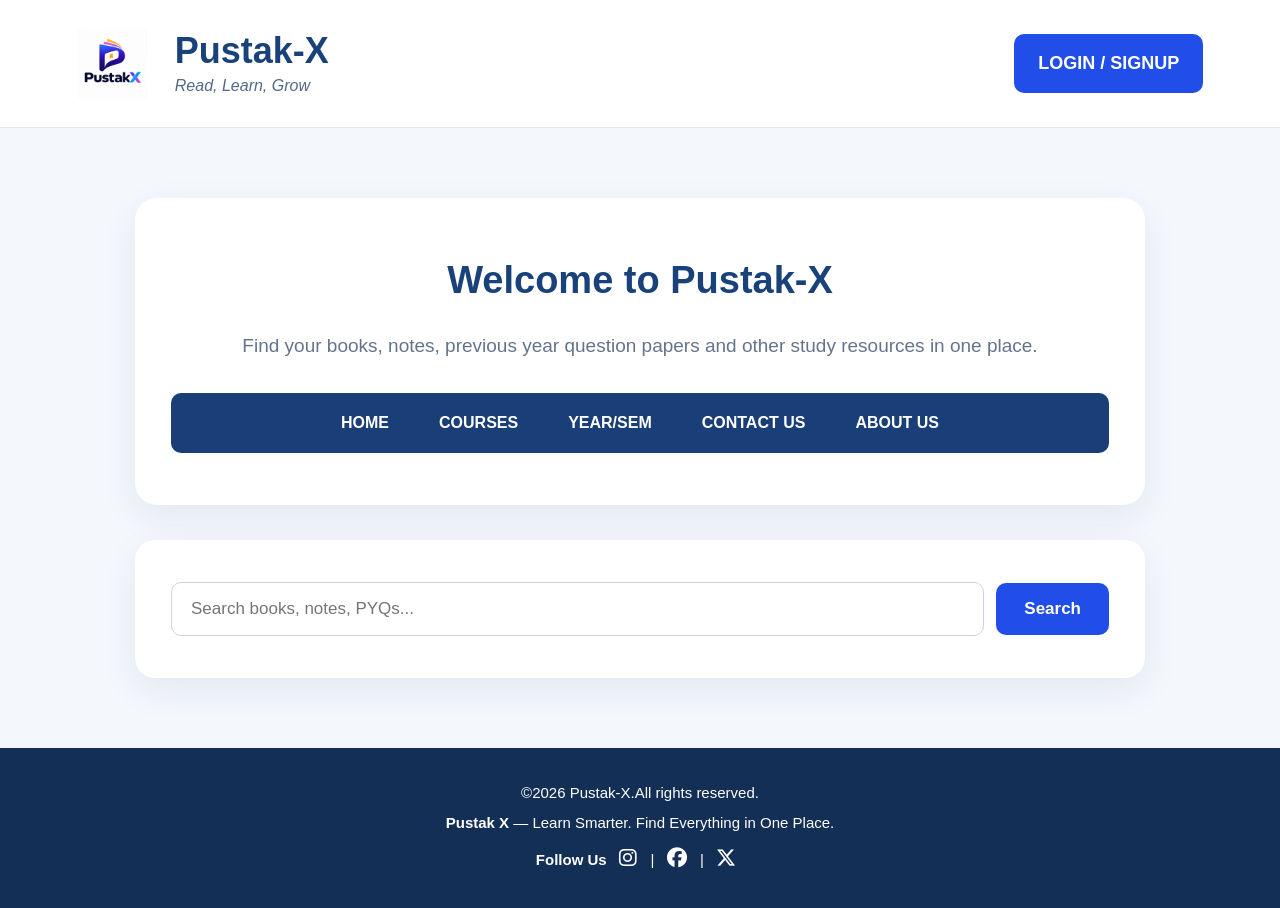
<file: index.html>
<!doctype html>
<html lang="en">
  <head>
    <meta charset="UTF-8" />
    <meta name="viewport" content="width=device-width, initial-scale=1.0" />
    <title>Pustak-X | Read, Learn, Grow</title>
    <link rel="stylesheet" href="index.css" />
    <link
      rel="stylesheet"
      href="https://cdnjs.cloudflare.com/ajax/libs/font-awesome/6.5.2/css/all.min.css"
    />
  </head>
  <body>
    <header>
      <!-- Logo and Website Name -->
      <div>
        <img src="IMG/VIDEO/pustakX.jpeg" alt="Pustak-X Logo" width="70" />
        <h1>Pustak-X</h1>
        <p><em>Read, Learn, Grow</em></p>
      </div>
      <!-- Login / Signup Button -->
      <div>
        <a href="login.html"><b>LOGIN / SIGNUP</b></a>
      </div>
    </header>

    <!-- Main Section -->
    <main>
      <section>
        <h2>Welcome to Pustak-X</h2>
        <p>
          Find your books, notes, previous year question papers and other study
          resources in one place.
        </p>
        <section>
          <!-- Navigation bar -->
          <nav>
            <ul>
              <li><a href="index.html">HOME</a></li>
              <li><a href="course.html">COURSES</a></li>
              <li><a href="yearsem.html">YEAR/SEM</a></li>
              <li><a href="contact.html">CONTACT US</a></li>
              <li><a href="aboutus.html">ABOUT US</a></li>
            </ul>
          </nav>
        </section>
      </section>
      <!-- Search bar -->
      <section>
        <form action="search.html" method="get">
          <label for="search">Search Resources:</label>

          <input
            type="search"
            id="search"
            name="q"
            placeholder="Search books, notes, PYQs..."
          />
          <button type="submit">Search</button>
        </form>
      </section>
    </main>
    <!-- Footer section -->
    <footer>
      <p>
        &copy;2026 Pustak-X.All rights reserved. <br />
        <b> Pustak X </b>
        — Learn Smarter. Find Everything in One Place.
      <br>
      <b>Follow Us</b>

      <a href="#" target="_blank">
        <i class="fa-brands fa-instagram"></i>
      </a>
      |

      <a href="#" target="_blank">
        <i class="fa-brands fa-facebook"></i>
      </a>
      |

      <a href="#" target="_blank">
        <i class="fa-brands fa-x-twitter"></i>
      </a>
      </p>
    </footer>
  </body>
</html>
</file>
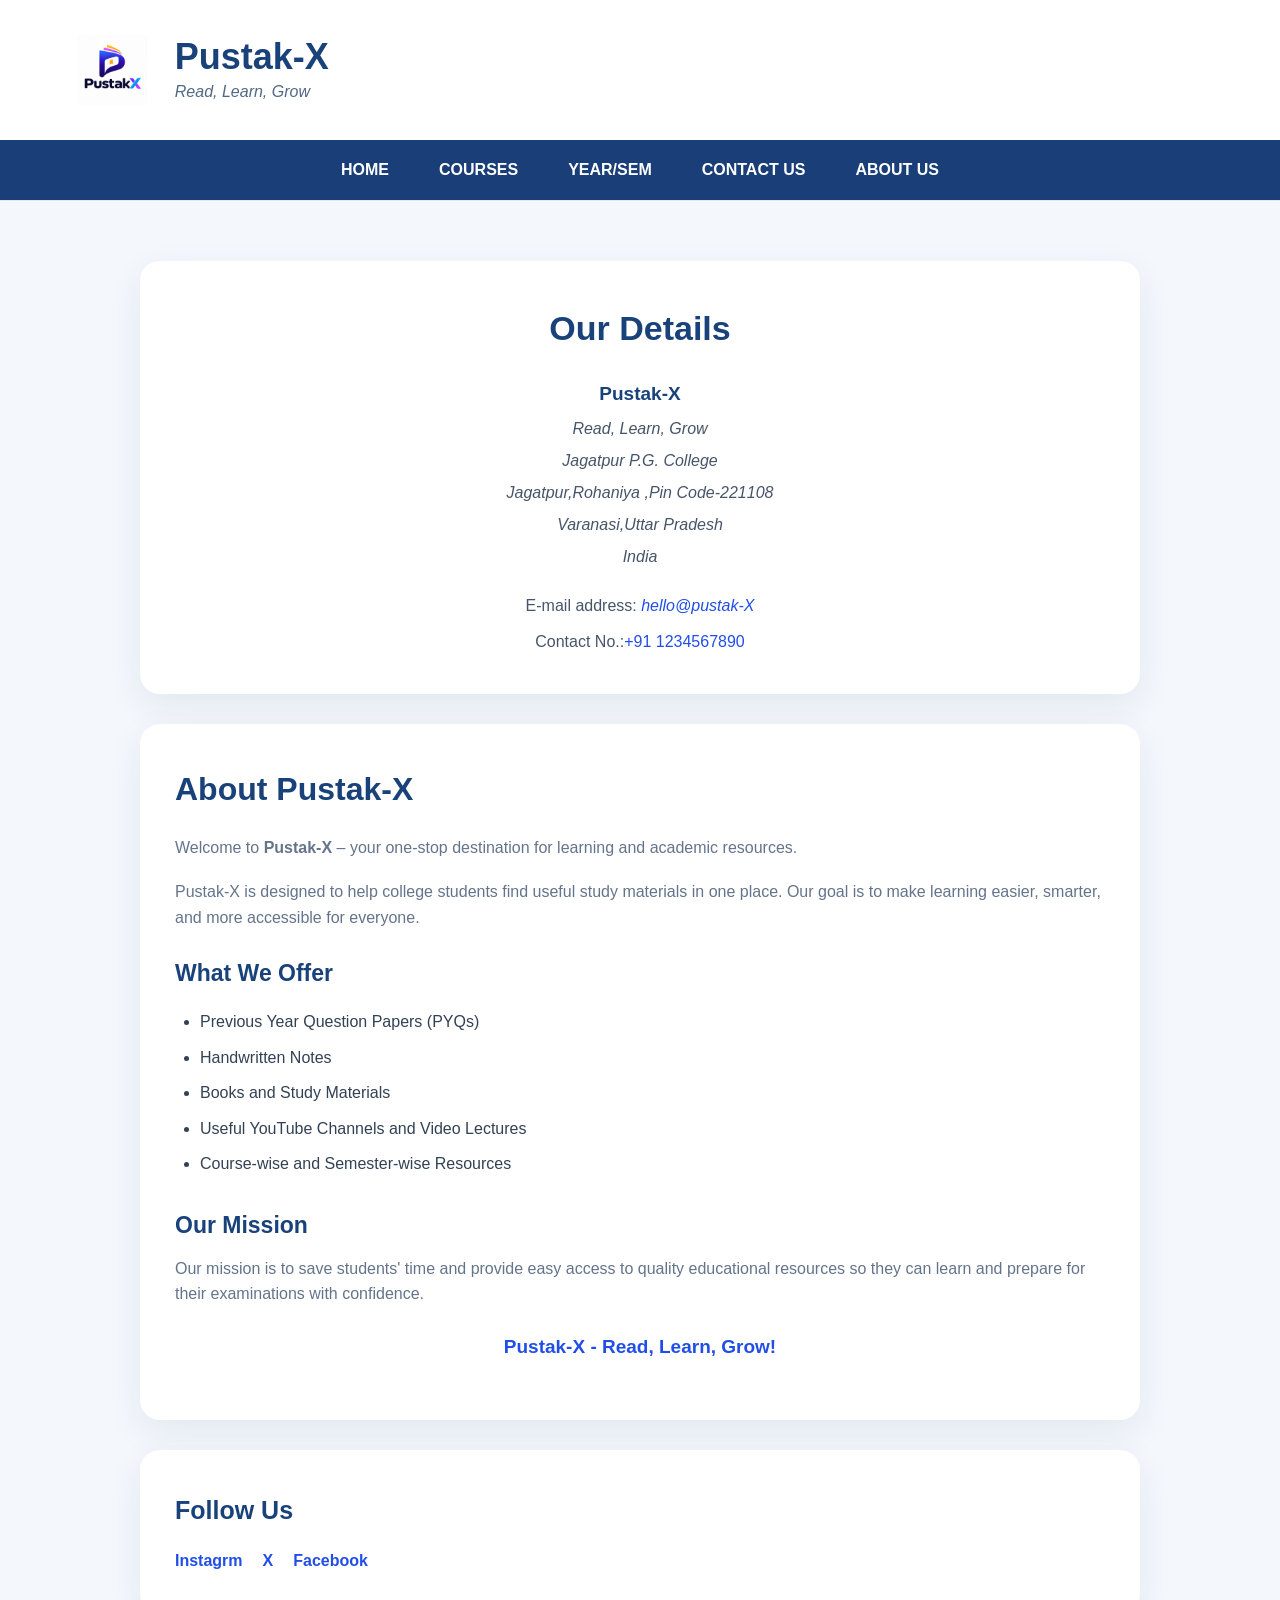
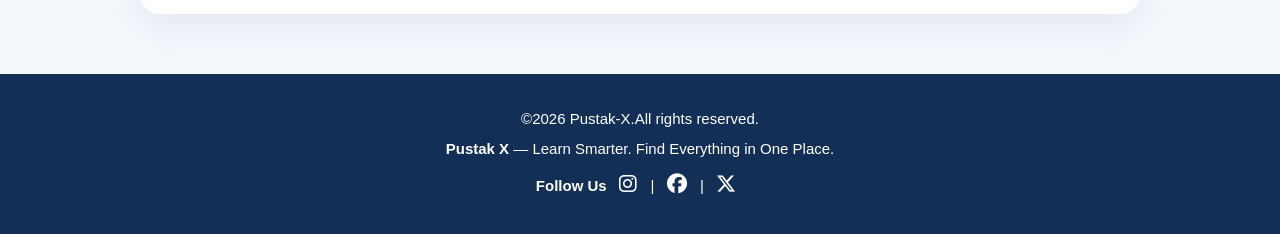
<file: aboutus.html>
<!doctype html>
<html lang="en">
  <head>
    <meta charset="UTF-8" />
    <meta name="viewport" content="width=device-width, initial-scale=1.0" />
    <title>Pustak-X | About Us</title>
    <link rel="stylesheet" href="aboutus.css" />
    <link
      rel="stylesheet"
      href="https://cdnjs.cloudflare.com/ajax/libs/font-awesome/6.5.2/css/all.min.css"
    />

  </head>
  <body>
    <header>
     <div>
        <img src="IMG/VIDEO/pustakX.jpeg" alt="Pustak-X Logo" width="70" />
        <h1>Pustak-X</h1>
        <p><em>Read, Learn, Grow</em></p>
      </div>
      <ul>
        <li><a href="index.html">HOME</a></li>
        <li><a href="course.html">COURSES</a></li>
        <li><a href="yearsem.html">YEAR/SEM</a></li>
        <li><a href="contact.html">CONTACT US</a></li>
        <li><a href="aboutus.html">ABOUT US</a></li>
      </ul>
    </header>
    <main>
      <section>
        <h2>Our Details</h2>
        <address>
          <strong>Pustak-X</strong>
          <br />
          <em>Read, Learn, Grow</em>
          <br />
          <i>Jagatpur P.G. College </i>
          <br />
          <i>Jagatpur,Rohaniya ,Pin Code-221108</i>
          <br />
          <i>Varanasi,Uttar Pradesh</i>
          <br />
          <i>India</i>
          <br />
        </address>
        <p>
          E-mail address:
          <a href="mailto:hello@pustakX"><i>hello@pustak-X</i></a>
        </p>
        <p>Contact No.:<a href="tel:+91 1234567890">+91 1234567890</a></p>
      </section>
      
<section class="about-pustak">
  <h2>About Pustak-X</h2>

  <p>
    Welcome to <strong>Pustak-X</strong> – your one-stop destination
    for learning and academic resources.
  </p>

  <p>
    Pustak-X is designed to help college students find useful study
    materials in one place. Our goal is to make learning easier,
    smarter, and more accessible for everyone.
  </p>

  <h3>What We Offer</h3>

  <ul>
    <li>Previous Year Question Papers (PYQs)</li>
    <li>Handwritten Notes</li>
    <li>Books and Study Materials</li>
    <li>Useful YouTube Channels and Video Lectures</li>
    <li>Course-wise and Semester-wise Resources</li>
  </ul>

  <h3>Our Mission</h3>

  <p>
    Our mission is to save students' time and provide easy access
    to quality educational resources so they can learn and prepare
    for their examinations with confidence.
  </p>

  <p class="tagline">
    <strong> Pustak-X - Read, Learn, Grow!</strong>
  </p>
</section>

      <section>
        <h3>Follow Us</h3>
        <ul>
          <li><a href="">Instagrm</a></li>
          <li><a href="">X</a></li>
          <li><a href="">Facebook</a></li>
        </ul>
      </section>


    </main>
    <footer>
       <p>
        &copy;2026 Pustak-X.All rights reserved. <br />
        <b> Pustak X </b>
        — Learn Smarter. Find Everything in One Place.
      <br>
      <b>Follow Us</b>

      <a href="#" target="_blank">
        <i class="fa-brands fa-instagram"></i>
      </a>
      |

      <a href="#" target="_blank">
        <i class="fa-brands fa-facebook"></i>
      </a>
      |

      <a href="#" target="_blank">
        <i class="fa-brands fa-x-twitter"></i>
      </a>
      </p>
    </footer>
  </body>
</html>
</file>
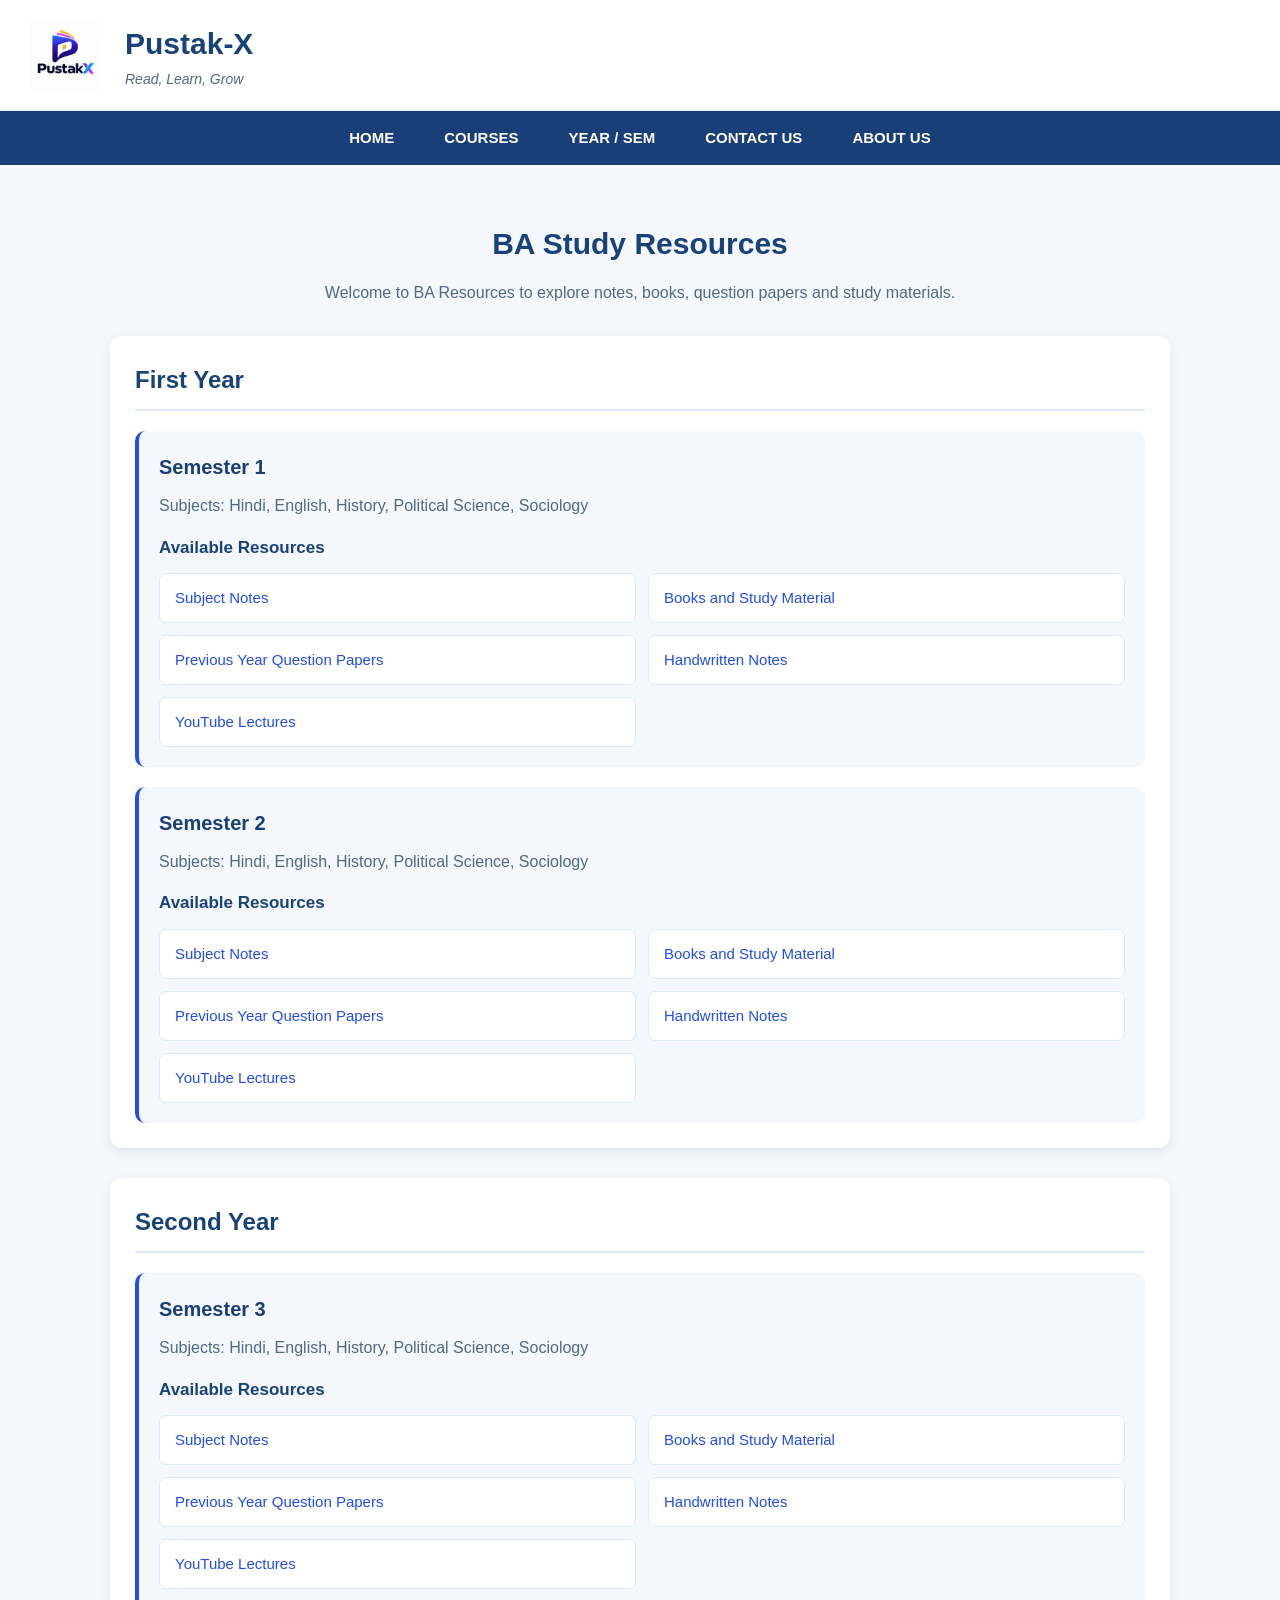
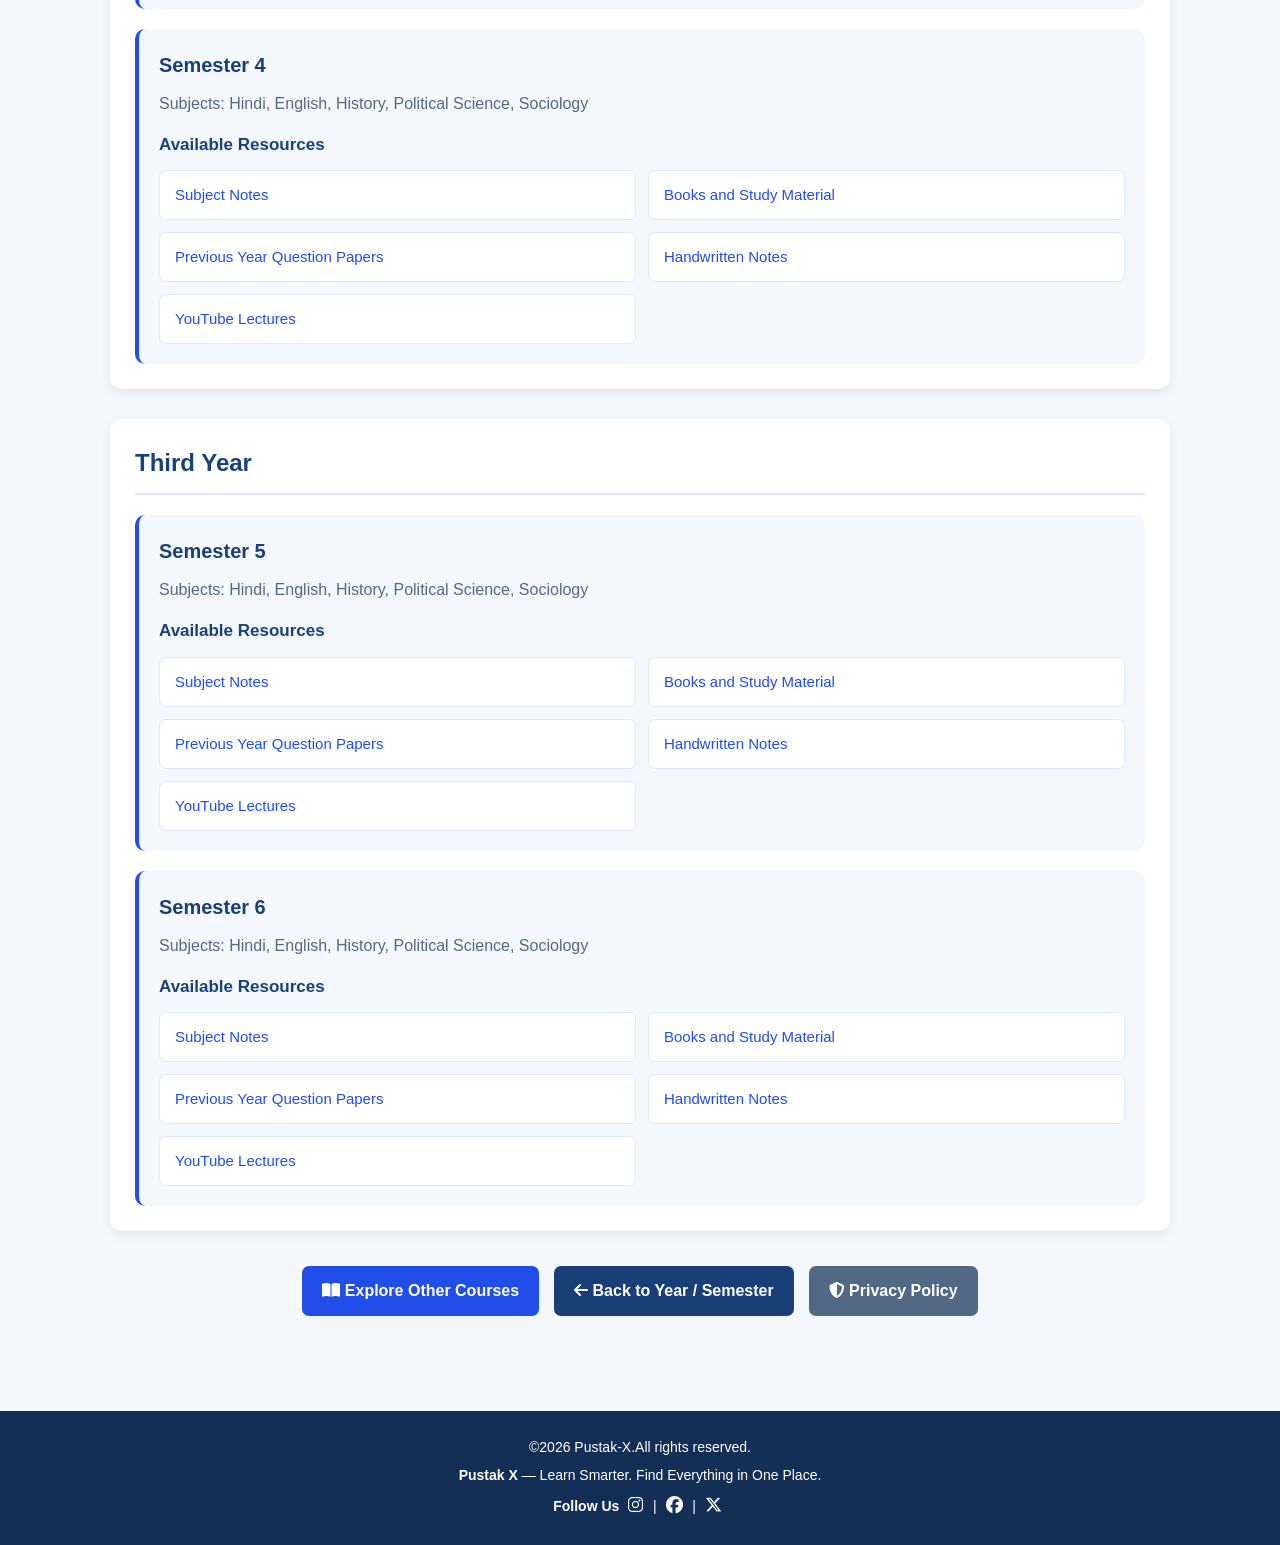
<file: BAresource.html>
<!doctype html>
<html lang="en">
  <head>
    <meta charset="UTF-8" />
    <meta name="viewport" content="width=device-width, initial-scale=1.0" />
    <title>Pustak-X | BA Resources</title>
    <link rel="stylesheet" href="resource.css">
<link rel="stylesheet"
href="https://cdnjs.cloudflare.com/ajax/libs/font-awesome/6.5.2/css/all.min.css">
  </head>
  <body class="resource-page">
    <!-- Header -->
    <header>
      <div>
        <img src="IMG/VIDEO/pustakX.jpeg" alt="Pustak-X Logo" width="70" />
        <h1>Pustak-X</h1>
        <p><em>Read, Learn, Grow</em></p>
      </div>
    </header>

    <!-- Navigation -->
    <nav>
      <ul>
        <li><a href="index.html">HOME</a></li>
        <li><a href="course.html">COURSES</a></li>
        <li><a href="yearsem.html">YEAR / SEM</a></li>
        <li><a href="contact.html">CONTACT US</a></li>
        <li><a href="aboutus.html">ABOUT US</a></li>
      </ul>
    </nav>

    <main>
      <h2>BA Study Resources</h2>
      <p>
        Welcome to BA Resources to explore notes, books, question papers and
        study materials.
      </p>

      <!-- FIRST YEAR -->
      <section id="first-year">
        <h2>First Year</h2>

        <section id="sem-1">
          <h3>Semester 1</h3>
          <p>Subjects: Hindi, English, History, Political Science, Sociology</p>

          <h4>Available Resources</h4>
          <ul>
            <li><a href="#">Subject Notes</a></li>
            <li><a href="#">Books and Study Material</a></li>
            <li><a href="#">Previous Year Question Papers</a></li>
            <li><a href="#">Handwritten Notes</a></li>
            <li><a href="#">YouTube Lectures</a></li>
          </ul>
        </section>

        <section id="sem-2">
          <h3>Semester 2</h3>
          <p>Subjects: Hindi, English, History, Political Science, Sociology</p>

          <h4>Available Resources</h4>
          <ul>
            <li><a href="#">Subject Notes</a></li>
            <li><a href="#">Books and Study Material</a></li>
            <li><a href="#">Previous Year Question Papers</a></li>
            <li><a href="#">Handwritten Notes</a></li>
            <li><a href="#">YouTube Lectures</a></li>
          </ul>
        </section>
      </section>

      <!-- SECOND YEAR -->
      <section id="second-year">
        <h2>Second Year</h2>

        <section id="sem-3">
          <h3>Semester 3</h3>
          <p>Subjects: Hindi, English, History, Political Science, Sociology</p>

          <h4>Available Resources</h4>
          <ul>
            <li><a href="#">Subject Notes</a></li>
            <li><a href="#">Books and Study Material</a></li>
            <li><a href="#">Previous Year Question Papers</a></li>
            <li><a href="#">Handwritten Notes</a></li>
            <li><a href="#">YouTube Lectures</a></li>
          </ul>
        </section>

        <section id="sem-4">
          <h3>Semester 4</h3>
          <p>Subjects: Hindi, English, History, Political Science, Sociology</p>

          <h4>Available Resources</h4>
          <ul>
            <li><a href="#">Subject Notes</a></li>
            <li><a href="#">Books and Study Material</a></li>
            <li><a href="#">Previous Year Question Papers</a></li>
            <li><a href="#">Handwritten Notes</a></li>
            <li><a href="#">YouTube Lectures</a></li>
          </ul>
        </section>
      </section>

      <!-- THIRD YEAR -->
      <section id="third-year">
        <h2>Third Year</h2>

        <section id="sem-5">
          <h3>Semester 5</h3>
          <p>Subjects: Hindi, English, History, Political Science, Sociology</p>

          <h4>Available Resources</h4>
          <ul>
            <li><a href="#">Subject Notes</a></li>
            <li><a href="#">Books and Study Material</a></li>
            <li><a href="#">Previous Year Question Papers</a></li>
            <li><a href="#">Handwritten Notes</a></li>
            <li><a href="#">YouTube Lectures</a></li>
          </ul>
        </section>

        <section id="sem-6">
          <h3>Semester 6</h3>
          <p>Subjects: Hindi, English, History, Political Science, Sociology</p>

          <h4>Available Resources</h4>
          <ul>
            <li><a href="#">Subject Notes</a></li>
            <li><a href="#">Books and Study Material</a></li>
            <li><a href="#">Previous Year Question Papers</a></li>
            <li><a href="#">Handwritten Notes</a></li>
            <li><a href="#">YouTube Lectures</a></li>
          </ul>
        </section>
      </section>

      <!-- <p><a href="course.html">Explore Other Courses</a></p>
      <p><a href="yearsem.html">Back to Year / Semester</a></p>
      <a href="privacy-policy.html">Privacy Policy</a> -->

      <div class="resource-navigation">

    <a href="course.html" class="nav-btn explore-btn">
        <i class="fa-solid fa-book-open"></i>
        Explore Other Courses
    </a>

    <a href="yearsem.html" class="nav-btn back-btn">
        <i class="fa-solid fa-arrow-left"></i>
        Back to Year / Semester
    </a>

    <a href="privacy-policy.html" class="nav-btn privacy-btn">
        <i class="fa-solid fa-shield-halved"></i>
        Privacy Policy
    </a>

</div>
    </main>

    <!-- Footer -->
    <footer>
       <p>
        &copy;2026 Pustak-X.All rights reserved. <br />
        <b> Pustak X </b>
        — Learn Smarter. Find Everything in One Place.
      <br>
      <b>Follow Us</b>

      <a href="#" target="_blank">
        <i class="fa-brands fa-instagram"></i>
      </a>
      |

      <a href="#" target="_blank">
        <i class="fa-brands fa-facebook"></i>
      </a>
      |

      <a href="#" target="_blank">
        <i class="fa-brands fa-x-twitter"></i>
      </a>
      </p>
    </footer>
  </body>
</html>
</file>
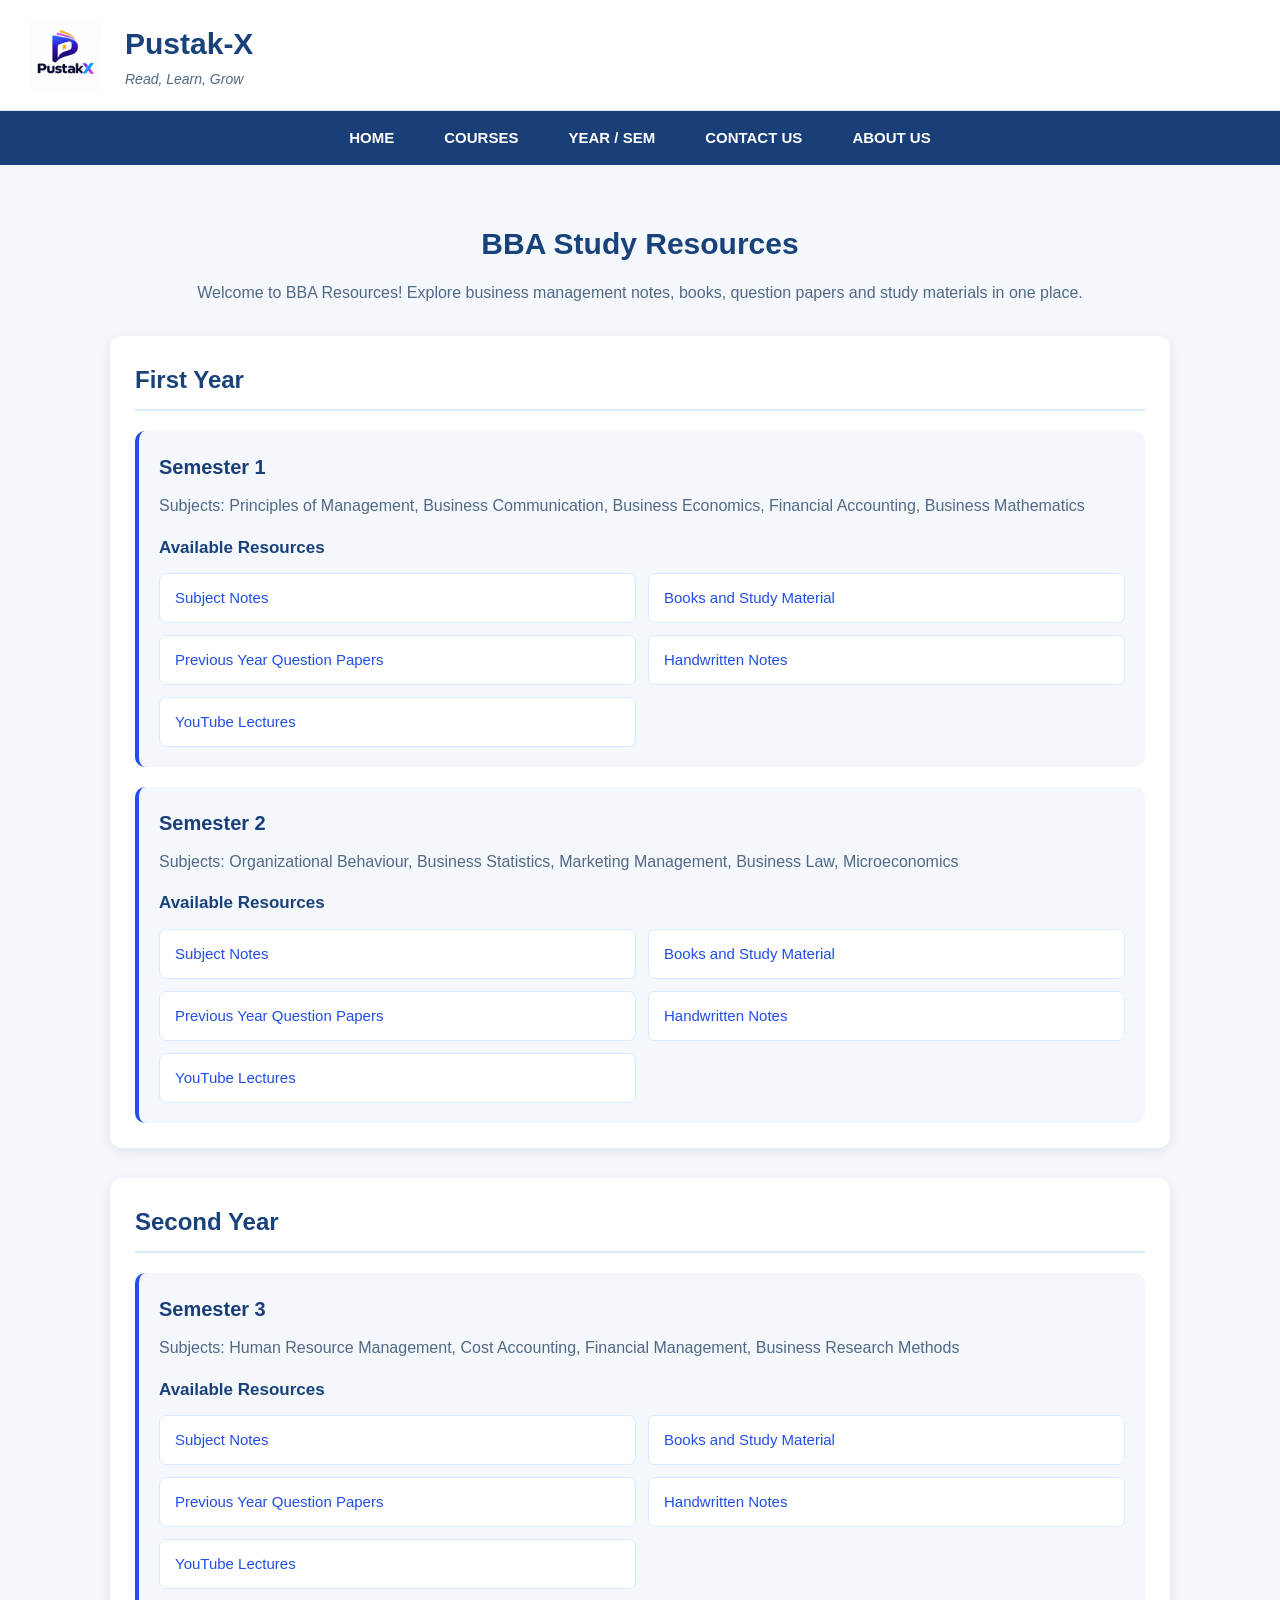
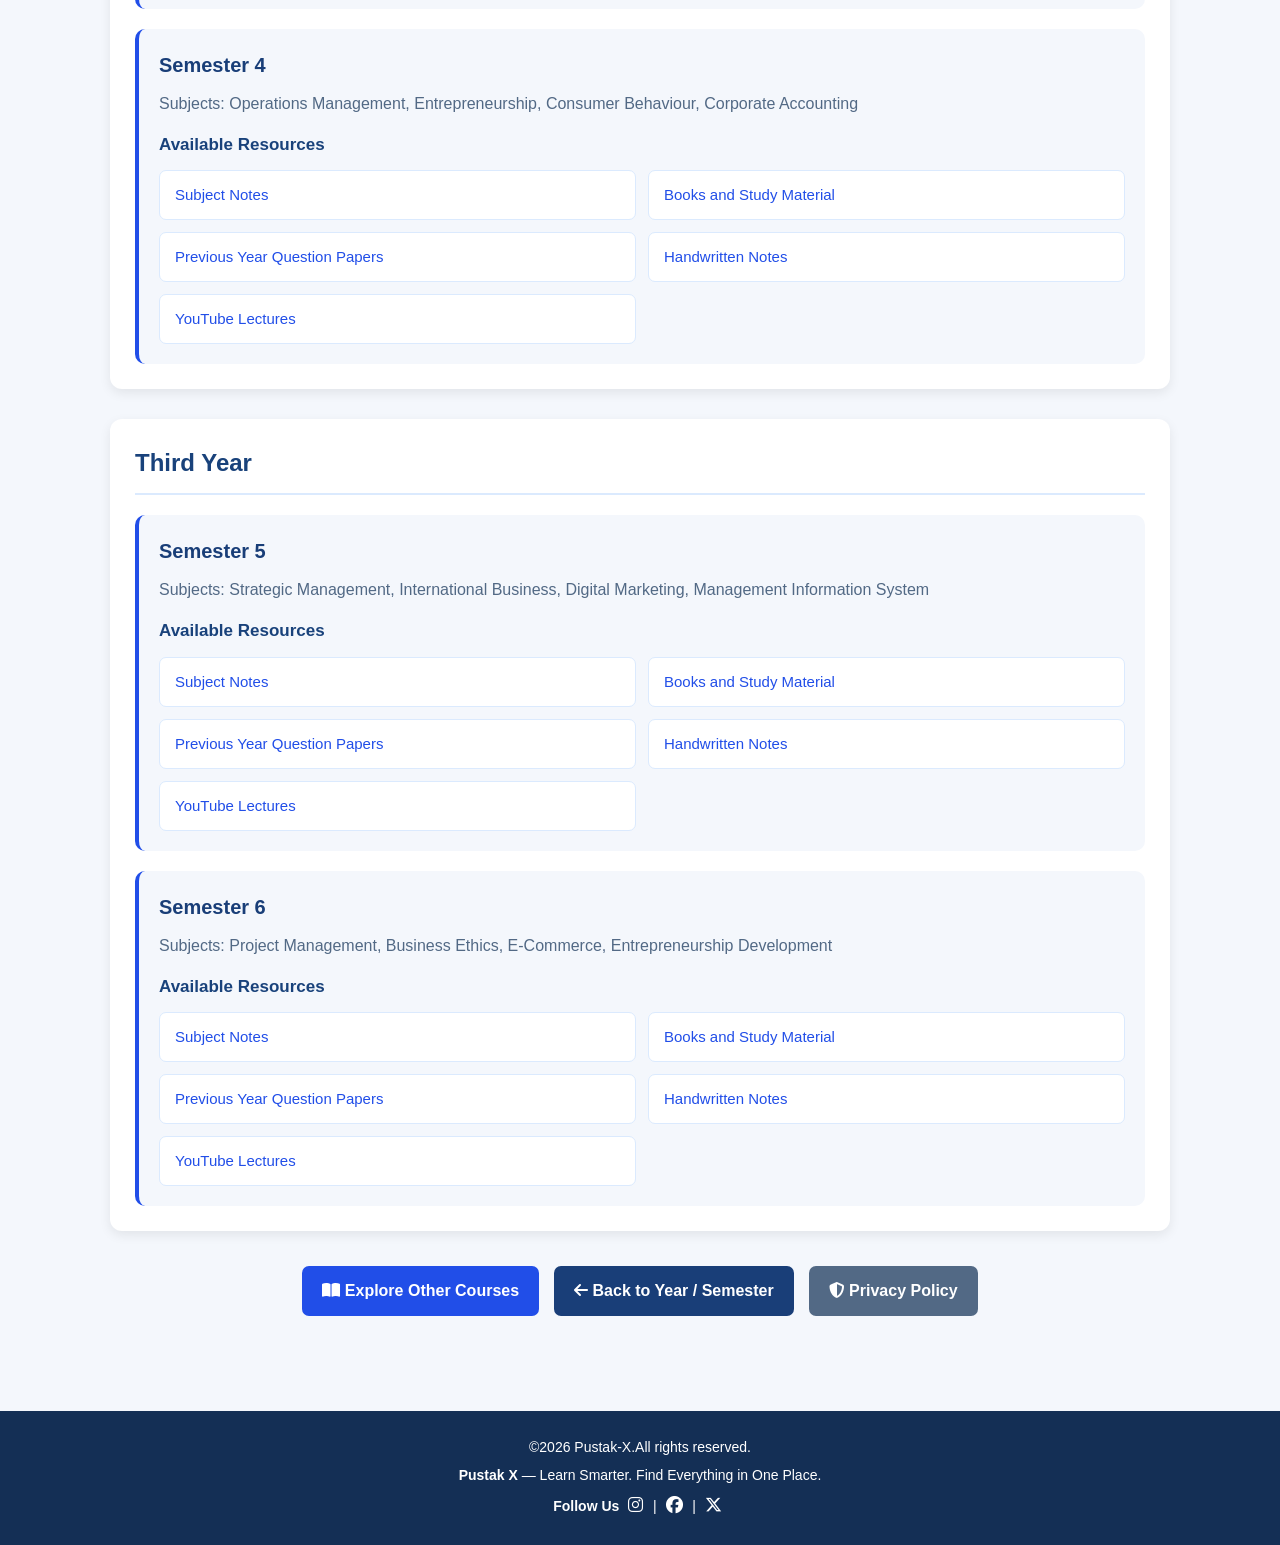
<file: BBAresource.html>
<!doctype html>
<html lang="en">
  <head>
    <meta charset="UTF-8" />
    <meta name="viewport" content="width=device-width, initial-scale=1.0" />
    <title>Pustak-X | BBA Resources</title>
    <link rel="stylesheet" href="resource.css">
<link rel="stylesheet"
href="https://cdnjs.cloudflare.com/ajax/libs/font-awesome/6.5.2/css/all.min.css">
  </head>

  <body>
    <!-- Header -->
    <header>
     <div>
        <img src="IMG/VIDEO/pustakX.jpeg" alt="Pustak-X Logo" width="70" />
        <h1>Pustak-X</h1>
        <p><em>Read, Learn, Grow</em></p>
      </div>
    </header>

    <!-- Navigation -->
    <nav>
      <ul>
        <li><a href="index.html">HOME</a></li>
        <li><a href="course.html">COURSES</a></li>
        <li><a href="yearsem.html">YEAR / SEM</a></li>
        <li><a href="contact.html">CONTACT US</a></li>
        <li><a href="aboutus.html">ABOUT US</a></li>
      </ul>
    </nav>

    <main>
      <h2>BBA Study Resources</h2>
      <p>
        Welcome to BBA Resources! Explore business management notes, books,
        question papers and study materials in one place.
      </p>

      <!-- FIRST YEAR -->
      <section id="first-year">
        <h2>First Year</h2>

        <!-- Semester 1 -->
        <section id="sem-1">
          <h3>Semester 1</h3>
          <p>
            Subjects: Principles of Management, Business Communication, Business
            Economics, Financial Accounting, Business Mathematics
          </p>

          <h4>Available Resources</h4>
          <ul>
            <li><a href="#">Subject Notes</a></li>
            <li><a href="#">Books and Study Material</a></li>
            <li><a href="#">Previous Year Question Papers</a></li>
            <li><a href="#">Handwritten Notes</a></li>
            <li><a href="#">YouTube Lectures</a></li>
          </ul>
        </section>

        <!-- Semester 2 -->
        <section id="sem-2">
          <h3>Semester 2</h3>
          <p>
            Subjects: Organizational Behaviour, Business Statistics, Marketing
            Management, Business Law, Microeconomics
          </p>

          <h4>Available Resources</h4>
          <ul>
            <li><a href="#">Subject Notes</a></li>
            <li><a href="#">Books and Study Material</a></li>
            <li><a href="#">Previous Year Question Papers</a></li>
            <li><a href="#">Handwritten Notes</a></li>
            <li><a href="#">YouTube Lectures</a></li>
          </ul>
        </section>
      </section>

      <!-- SECOND YEAR -->
      <section id="second-year">
        <h2>Second Year</h2>

        <!-- Semester 3 -->
        <section id="sem-3">
          <h3>Semester 3</h3>
          <p>
            Subjects: Human Resource Management, Cost Accounting, Financial
            Management, Business Research Methods
          </p>

          <h4>Available Resources</h4>
          <ul>
            <li><a href="#">Subject Notes</a></li>
            <li><a href="#">Books and Study Material</a></li>
            <li><a href="#">Previous Year Question Papers</a></li>
            <li><a href="#">Handwritten Notes</a></li>
            <li><a href="#">YouTube Lectures</a></li>
          </ul>
        </section>

        <!-- Semester 4 -->
        <section id="sem-4">
          <h3>Semester 4</h3>
          <p>
            Subjects: Operations Management, Entrepreneurship, Consumer
            Behaviour, Corporate Accounting
          </p>

          <h4>Available Resources</h4>
          <ul>
            <li><a href="#">Subject Notes</a></li>
            <li><a href="#">Books and Study Material</a></li>
            <li><a href="#">Previous Year Question Papers</a></li>
            <li><a href="#">Handwritten Notes</a></li>
            <li><a href="#">YouTube Lectures</a></li>
          </ul>
        </section>
      </section>

      <!-- THIRD YEAR -->
      <section id="third-year">
        <h2>Third Year</h2>

        <!-- Semester 5 -->
        <section id="sem-5">
          <h3>Semester 5</h3>
          <p>
            Subjects: Strategic Management, International Business, Digital
            Marketing, Management Information System
          </p>

          <h4>Available Resources</h4>
          <ul>
            <li><a href="#">Subject Notes</a></li>
            <li><a href="#">Books and Study Material</a></li>
            <li><a href="#">Previous Year Question Papers</a></li>
            <li><a href="#">Handwritten Notes</a></li>
            <li><a href="#">YouTube Lectures</a></li>
          </ul>
        </section>

        <!-- Semester 6 -->
        <section id="sem-6">
          <h3>Semester 6</h3>
          <p>
            Subjects: Project Management, Business Ethics, E-Commerce,
            Entrepreneurship Development
          </p>

          <h4>Available Resources</h4>
          <ul>
            <li><a href="#">Subject Notes</a></li>
            <li><a href="#">Books and Study Material</a></li>
            <li><a href="#">Previous Year Question Papers</a></li>
            <li><a href="#">Handwritten Notes</a></li>
            <li><a href="#">YouTube Lectures</a></li>
          </ul>
        </section>
      </section>

      <!-- <p><a href="course.html">Explore Other Courses</a></p>
      <p><a href="yearsem.html">Back to Year / Semester</a></p>
      <a href="privacy-policy.html">Privacy Policy</a> -->

      <div class="resource-navigation">

    <a href="course.html" class="nav-btn explore-btn">
        <i class="fa-solid fa-book-open"></i>
        Explore Other Courses
    </a>

    <a href="yearsem.html" class="nav-btn back-btn">
        <i class="fa-solid fa-arrow-left"></i>
        Back to Year / Semester
    </a>

    <a href="privacy-policy.html" class="nav-btn privacy-btn">
        <i class="fa-solid fa-shield-halved"></i>
        Privacy Policy
    </a>

</div>
    </main>

    <!-- Footer -->
    <footer>
       <p>
        &copy;2026 Pustak-X.All rights reserved. <br />
        <b> Pustak X </b>
        — Learn Smarter. Find Everything in One Place.
      <br>
      <b>Follow Us</b>

      <a href="#" target="_blank">
        <i class="fa-brands fa-instagram"></i>
      </a>
      |

      <a href="#" target="_blank">
        <i class="fa-brands fa-facebook"></i>
      </a>
      |

      <a href="#" target="_blank">
        <i class="fa-brands fa-x-twitter"></i>
      </a>
      </p>
    </footer>
  </body>
</html>
</file>
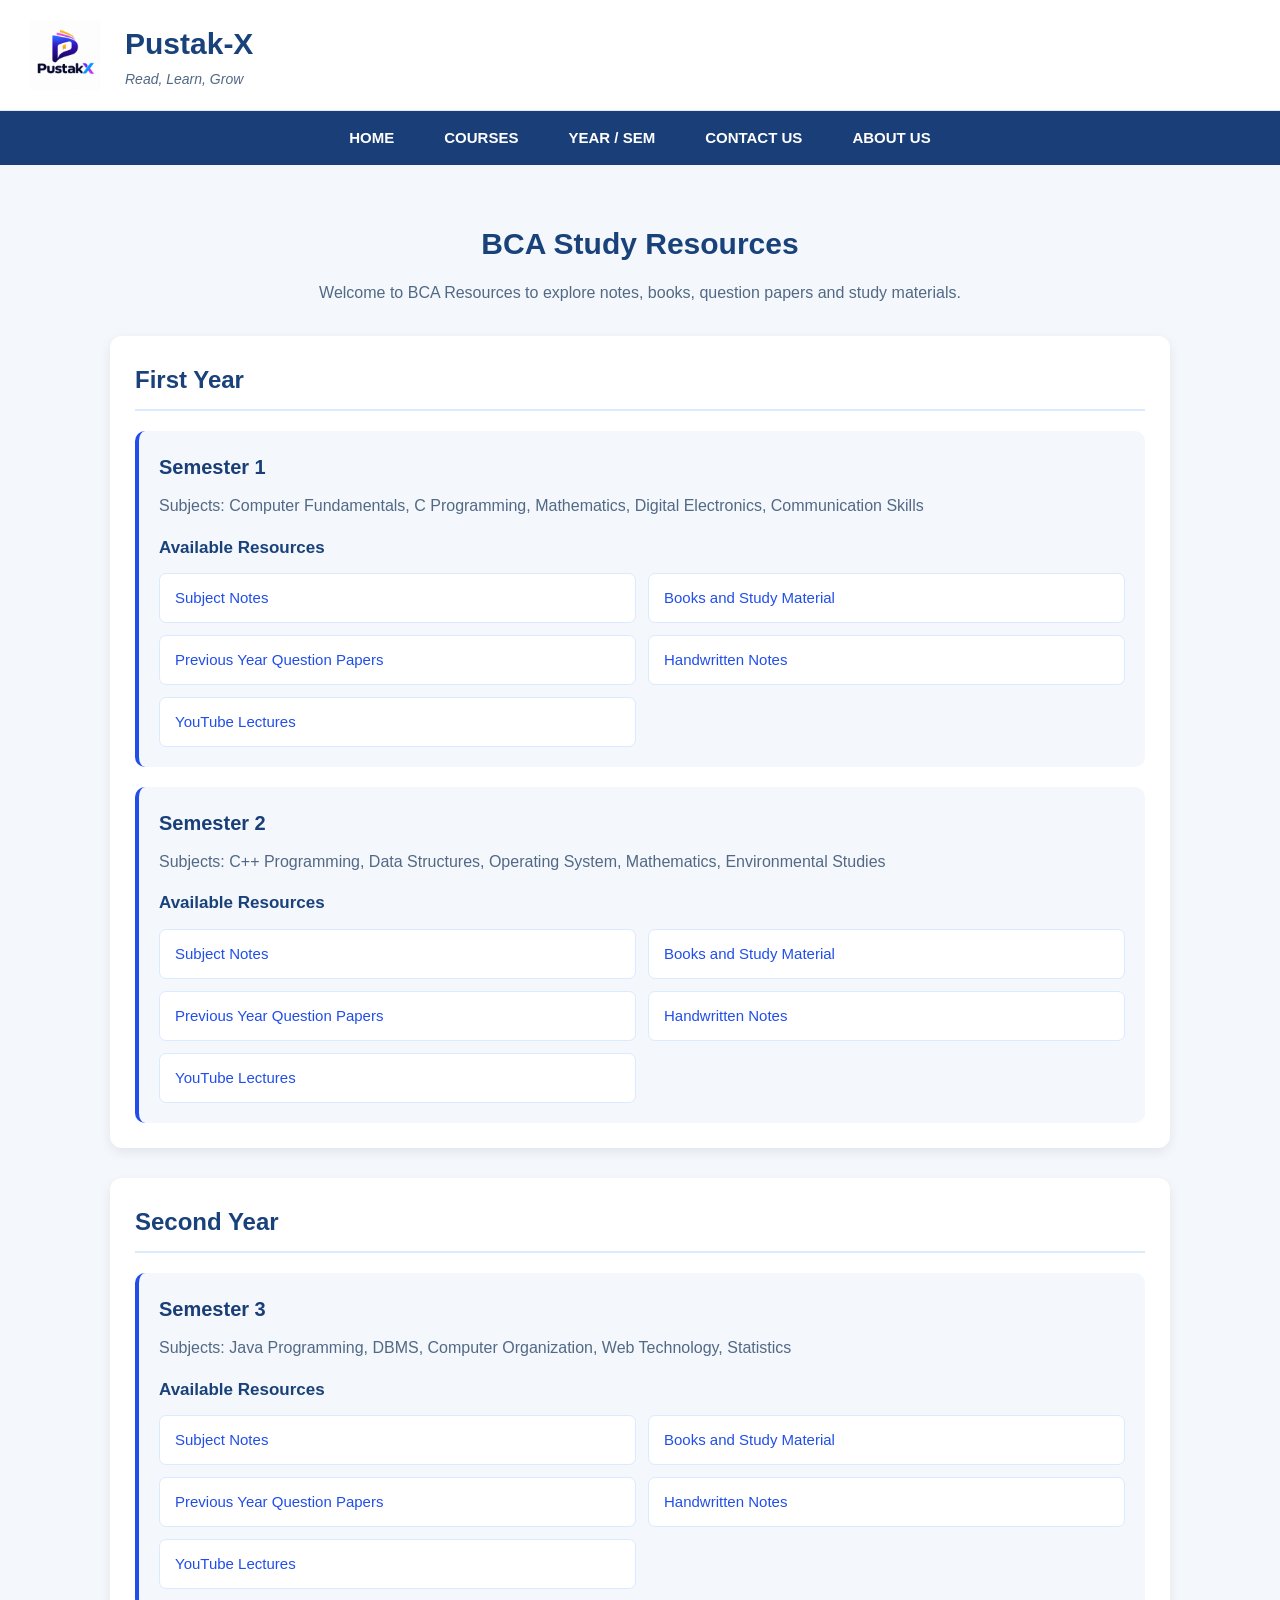
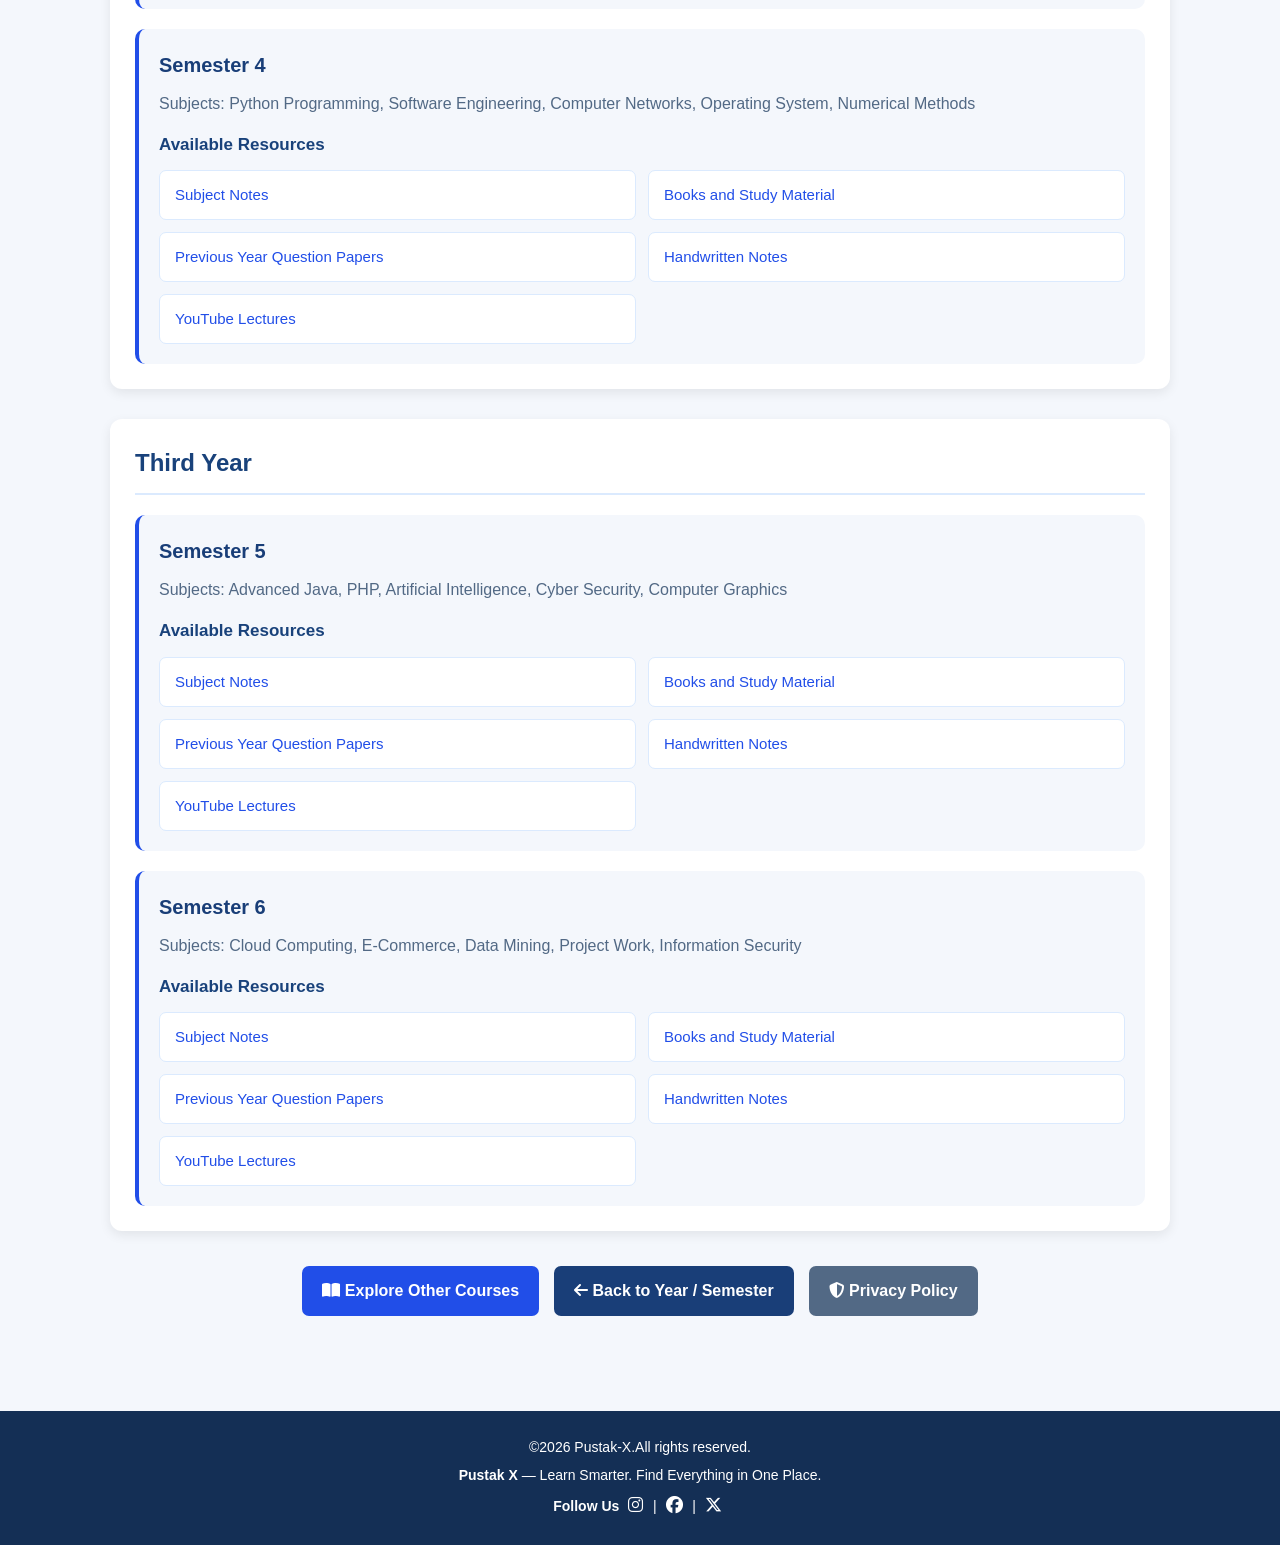
<file: BCAresource.html>
<!doctype html>
<html lang="en">
  <head>
    <meta charset="UTF-8" />
    <meta name="viewport" content="width=device-width, initial-scale=1.0" />
    <title>Pustak-X | BCA Resources</title>
    <link rel="stylesheet" href="resource.css">

<link rel="stylesheet"
href="https://cdnjs.cloudflare.com/ajax/libs/font-awesome/6.5.2/css/all.min.css">
  </head>

  <body>
    <!-- Header -->
    <header>
      <div>
        <img src="IMG/VIDEO/pustakX.jpeg" alt="Pustak-X Logo" width="70" />
        <h1>Pustak-X</h1>
        <p><em>Read, Learn, Grow</em></p>
      </div>
    </header>

    <!-- Navigation -->
    <nav>
      <ul>
        <li><a href="index.html">HOME</a></li>
        <li><a href="course.html">COURSES</a></li>
        <li><a href="yearsem.html">YEAR / SEM</a></li>
        <li><a href="contact.html">CONTACT US</a></li>
        <li><a href="aboutus.html">ABOUT US</a></li>
      </ul>
    </nav>

    <main>
      <h2>BCA Study Resources</h2>
      <p>
        Welcome to BCA Resources to explore notes, books, question papers and
        study materials.
      </p>

      <!-- FIRST YEAR -->
      <section id="first-year">
        <h2>First Year</h2>

        <!-- Semester 1 -->
        <section id="sem-1">
          <h3>Semester 1</h3>
          <p>
            Subjects: Computer Fundamentals, C Programming, Mathematics, Digital
            Electronics, Communication Skills
          </p>

          <h4>Available Resources</h4>
          <ul>
            <li><a href="#">Subject Notes</a></li>
            <li><a href="#">Books and Study Material</a></li>
            <li><a href="#">Previous Year Question Papers</a></li>
            <li><a href="#">Handwritten Notes</a></li>
            <li><a href="#">YouTube Lectures</a></li>
          </ul>
        </section>

        <!-- Semester 2 -->
        <section id="sem-2">
          <h3>Semester 2</h3>
          <p>
            Subjects: C++ Programming, Data Structures, Operating System,
            Mathematics, Environmental Studies
          </p>

          <h4>Available Resources</h4>
          <ul>
            <li><a href="#">Subject Notes</a></li>
            <li><a href="#">Books and Study Material</a></li>
            <li><a href="#">Previous Year Question Papers</a></li>
            <li><a href="#">Handwritten Notes</a></li>
            <li><a href="#">YouTube Lectures</a></li>
          </ul>
        </section>
      </section>

      <!-- SECOND YEAR -->
      <section id="second-year">
        <h2>Second Year</h2>

        <!-- Semester 3 -->
        <section id="sem-3">
          <h3>Semester 3</h3>
          <p>
            Subjects: Java Programming, DBMS, Computer Organization, Web
            Technology, Statistics
          </p>

          <h4>Available Resources</h4>
          <ul>
            <li><a href="#">Subject Notes</a></li>
            <li><a href="#">Books and Study Material</a></li>
            <li><a href="#">Previous Year Question Papers</a></li>
            <li><a href="#">Handwritten Notes</a></li>
            <li><a href="#">YouTube Lectures</a></li>
          </ul>
        </section>

        <!-- Semester 4 -->
        <section id="sem-4">
          <h3>Semester 4</h3>
          <p>
            Subjects: Python Programming, Software Engineering, Computer
            Networks, Operating System, Numerical Methods
          </p>

          <h4>Available Resources</h4>
          <ul>
            <li><a href="#">Subject Notes</a></li>
            <li><a href="#">Books and Study Material</a></li>
            <li><a href="#">Previous Year Question Papers</a></li>
            <li><a href="#">Handwritten Notes</a></li>
            <li><a href="#">YouTube Lectures</a></li>
          </ul>
        </section>
      </section>

      <!-- THIRD YEAR -->
      <section id="third-year">
        <h2>Third Year</h2>

        <!-- Semester 5 -->
        <section id="sem-5">
          <h3>Semester 5</h3>
          <p>
            Subjects: Advanced Java, PHP, Artificial Intelligence, Cyber
            Security, Computer Graphics
          </p>

          <h4>Available Resources</h4>
          <ul>
            <li><a href="#">Subject Notes</a></li>
            <li><a href="#">Books and Study Material</a></li>
            <li><a href="#">Previous Year Question Papers</a></li>
            <li><a href="#">Handwritten Notes</a></li>
            <li><a href="#">YouTube Lectures</a></li>
          </ul>
        </section>

        <!-- Semester 6 -->
        <section id="sem-6">
          <h3>Semester 6</h3>
          <p>
            Subjects: Cloud Computing, E-Commerce, Data Mining, Project Work,
            Information Security
          </p>

          <h4>Available Resources</h4>
          <ul>
            <li><a href="#">Subject Notes</a></li>
            <li><a href="#">Books and Study Material</a></li>
            <li><a href="#">Previous Year Question Papers</a></li>
            <li><a href="#">Handwritten Notes</a></li>
            <li><a href="#">YouTube Lectures</a></li>
          </ul>
        </section>
      </section>

      <!-- <p><a href="course.html">Explore Other Courses</a></p>
      <p><a href="yearsem.html">Back to Year / Semester</a></p>
      <a href="privacy-policy.html">Privacy Policy</a> -->

      <div class="resource-navigation">

    <a href="course.html" class="nav-btn explore-btn">
        <i class="fa-solid fa-book-open"></i>
        Explore Other Courses
    </a>

    <a href="yearsem.html" class="nav-btn back-btn">
        <i class="fa-solid fa-arrow-left"></i>
        Back to Year / Semester
    </a>

    <a href="privacy-policy.html" class="nav-btn privacy-btn">
        <i class="fa-solid fa-shield-halved"></i>
        Privacy Policy
    </a>

</div>
    </main>

    <!-- Footer -->
    <footer>
     <p>
        &copy;2026 Pustak-X.All rights reserved. <br />
        <b> Pustak X </b>
        — Learn Smarter. Find Everything in One Place.
      <br>
      <b>Follow Us</b>

      <a href="#" target="_blank">
        <i class="fa-brands fa-instagram"></i>
      </a>
      |

      <a href="#" target="_blank">
        <i class="fa-brands fa-facebook"></i>
      </a>
      |

      <a href="#" target="_blank">
        <i class="fa-brands fa-x-twitter"></i>
      </a>
      </p>
    </footer>
  </body>
</html>
</file>
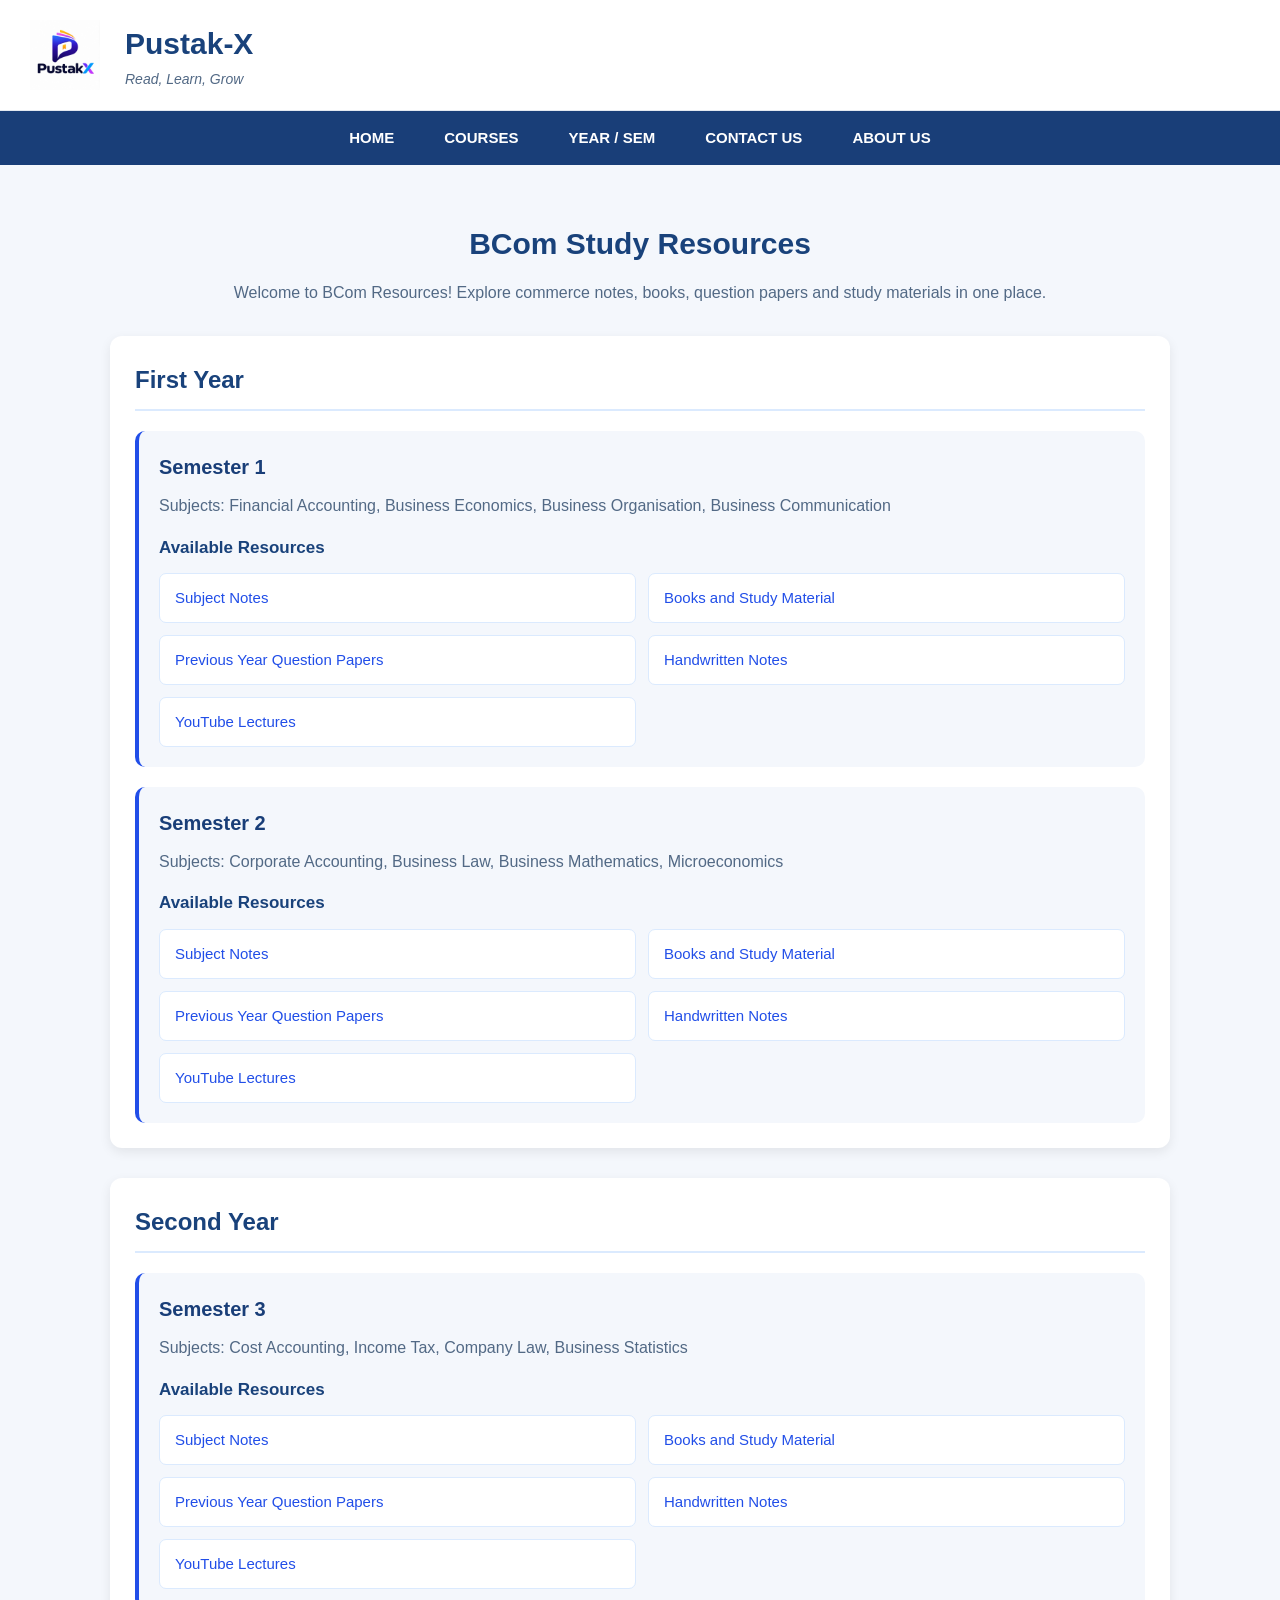
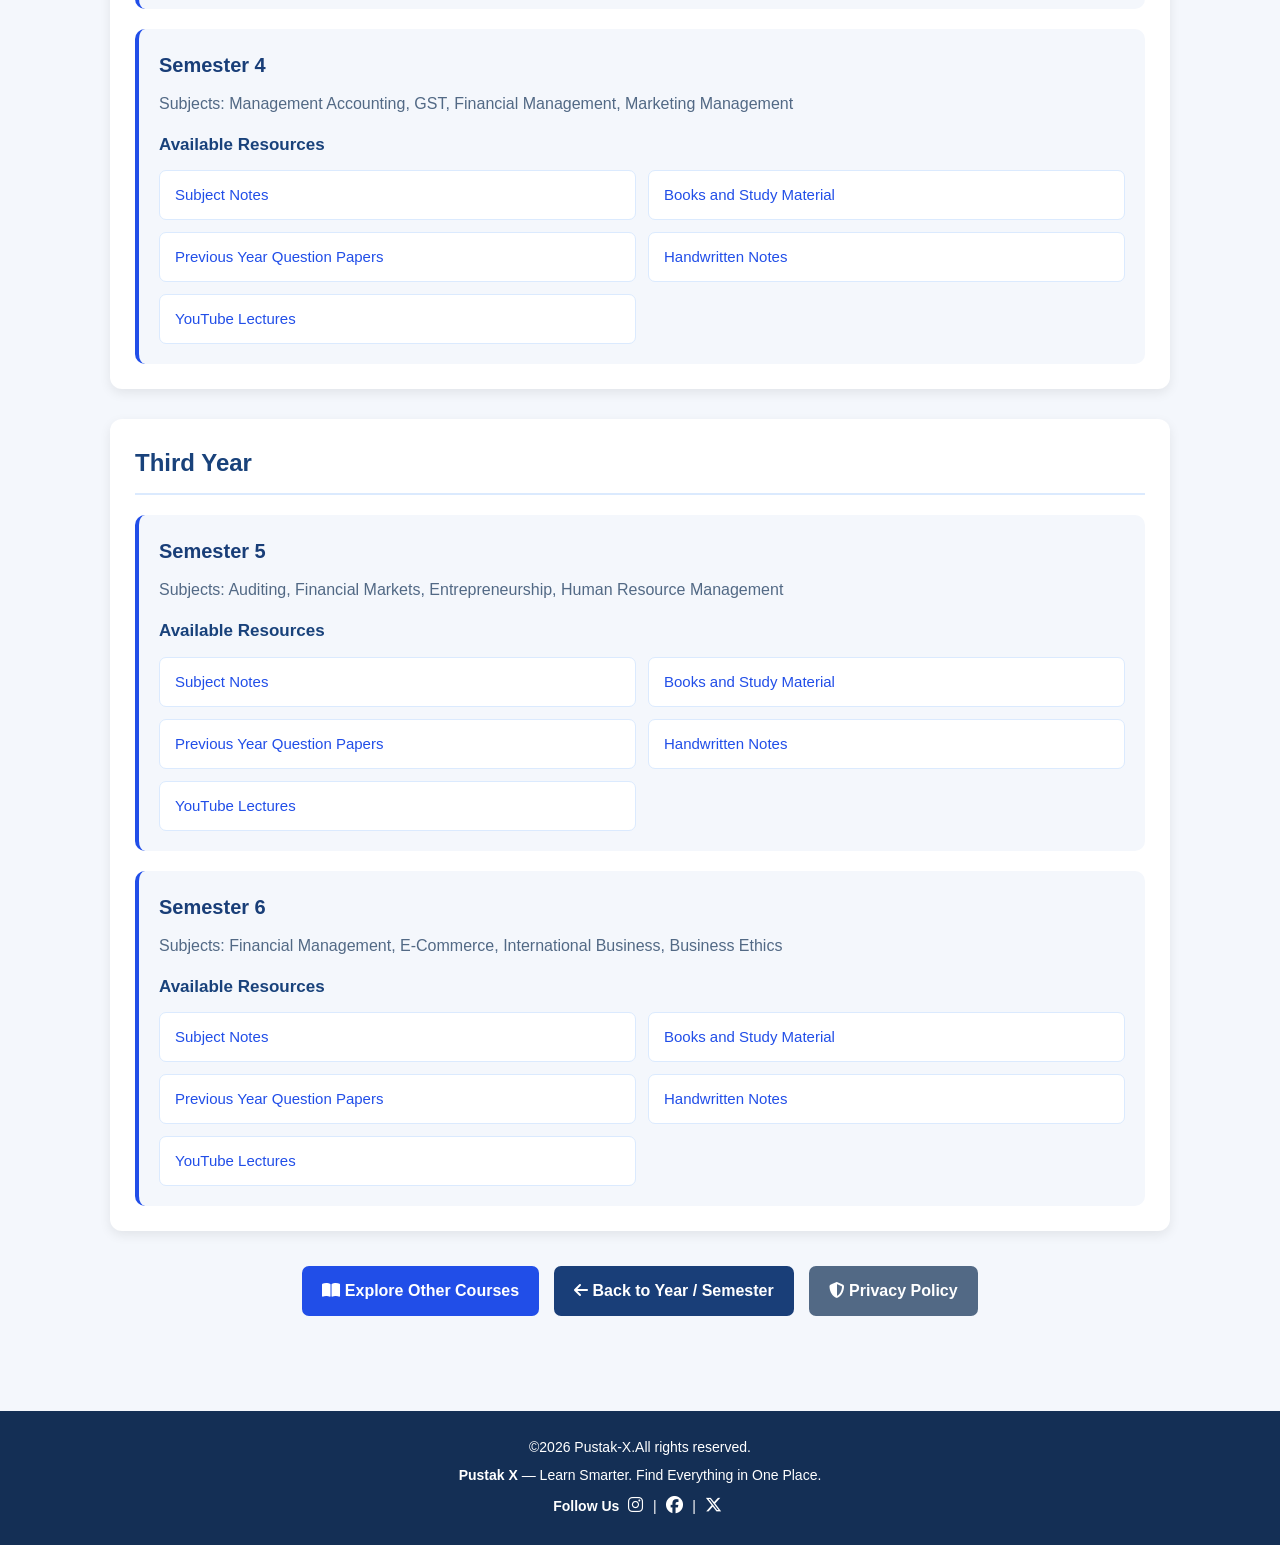
<file: Bcomresource.html>
<!doctype html>
<html lang="en">
  <head>
    <meta charset="UTF-8" />
    <meta name="viewport" content="width=device-width, initial-scale=1.0" />
    <title> Pustak-X | BCom Resources</title>
    <link rel="stylesheet" href="resource.css">
<link rel="stylesheet"
href="https://cdnjs.cloudflare.com/ajax/libs/font-awesome/6.5.2/css/all.min.css">
  </head>

  <body>
    <!-- Header -->
    <header>
      <div>
        <img src="IMG/VIDEO/pustakX.jpeg" alt="Pustak-X Logo" width="70" />
        <h1>Pustak-X</h1>
        <p><em>Read, Learn, Grow</em></p>
      </div>
    </header>

    <!-- Navigation -->
    <nav>
      <ul>
        <li><a href="index.html">HOME</a></li>
        <li><a href="course.html">COURSES</a></li>
        <li><a href="yearsem.html">YEAR / SEM</a></li>
        <li><a href="contact.html">CONTACT US</a></li>
        <li><a href="aboutus.html">ABOUT US</a></li>
      </ul>
    </nav>

    <main>
      <h2>BCom Study Resources</h2>
      <p>
        Welcome to BCom Resources! Explore commerce notes, books, question
        papers and study materials in one place.
      </p>

      <!-- FIRST YEAR -->
      <section id="first-year">
        <h2>First Year</h2>

        <!-- Semester 1 -->
        <section id="sem-1">
          <h3>Semester 1</h3>
          <p>
            Subjects: Financial Accounting, Business Economics, Business
            Organisation, Business Communication
          </p>

          <h4>Available Resources</h4>
          <ul>
            <li><a href="#">Subject Notes</a></li>
            <li><a href="#">Books and Study Material</a></li>
            <li><a href="#">Previous Year Question Papers</a></li>
            <li><a href="#">Handwritten Notes</a></li>
            <li><a href="#">YouTube Lectures</a></li>
          </ul>
        </section>

        <!-- Semester 2 -->
        <section id="sem-2">
          <h3>Semester 2</h3>
          <p>
            Subjects: Corporate Accounting, Business Law, Business Mathematics,
            Microeconomics
          </p>

          <h4>Available Resources</h4>
          <ul>
            <li><a href="#">Subject Notes</a></li>
            <li><a href="#">Books and Study Material</a></li>
            <li><a href="#">Previous Year Question Papers</a></li>
            <li><a href="#">Handwritten Notes</a></li>
            <li><a href="#">YouTube Lectures</a></li>
          </ul>
        </section>
      </section>

      <!-- SECOND YEAR -->
      <section id="second-year">
        <h2>Second Year</h2>

        <!-- Semester 3 -->
        <section id="sem-3">
          <h3>Semester 3</h3>
          <p>
            Subjects: Cost Accounting, Income Tax, Company Law, Business
            Statistics
          </p>

          <h4>Available Resources</h4>
          <ul>
            <li><a href="#">Subject Notes</a></li>
            <li><a href="#">Books and Study Material</a></li>
            <li><a href="#">Previous Year Question Papers</a></li>
            <li><a href="#">Handwritten Notes</a></li>
            <li><a href="#">YouTube Lectures</a></li>
          </ul>
        </section>

        <!-- Semester 4 -->
        <section id="sem-4">
          <h3>Semester 4</h3>
          <p>
            Subjects: Management Accounting, GST, Financial Management,
            Marketing Management
          </p>

          <h4>Available Resources</h4>
          <ul>
            <li><a href="#">Subject Notes</a></li>
            <li><a href="#">Books and Study Material</a></li>
            <li><a href="#">Previous Year Question Papers</a></li>
            <li><a href="#">Handwritten Notes</a></li>
            <li><a href="#">YouTube Lectures</a></li>
          </ul>
        </section>
      </section>

      <!-- THIRD YEAR -->
      <section id="third-year">
        <h2>Third Year</h2>

        <!-- Semester 5 -->
        <section id="sem-5">
          <h3>Semester 5</h3>
          <p>
            Subjects: Auditing, Financial Markets, Entrepreneurship, Human
            Resource Management
          </p>

          <h4>Available Resources</h4>
          <ul>
            <li><a href="#">Subject Notes</a></li>
            <li><a href="#">Books and Study Material</a></li>
            <li><a href="#">Previous Year Question Papers</a></li>
            <li><a href="#">Handwritten Notes</a></li>
            <li><a href="#">YouTube Lectures</a></li>
          </ul>
        </section>

        <!-- Semester 6 -->
        <section id="sem-6">
          <h3>Semester 6</h3>
          <p>
            Subjects: Financial Management, E-Commerce, International Business,
            Business Ethics
          </p>

          <h4>Available Resources</h4>
          <ul>
            <li><a href="#">Subject Notes</a></li>
            <li><a href="#">Books and Study Material</a></li>
            <li><a href="#">Previous Year Question Papers</a></li>
            <li><a href="#">Handwritten Notes</a></li>
            <li><a href="#">YouTube Lectures</a></li>
          </ul>
        </section>
      </section>

      <!-- <p><a href="course.html">Explore Other Courses</a></p>
      <p><a href="yearsem.html">Back to Year / Semester</a></p>
      <a href="privacy-policy.html">Privacy Policy</a> -->

      <div class="resource-navigation">

    <a href="course.html" class="nav-btn explore-btn">
        <i class="fa-solid fa-book-open"></i>
        Explore Other Courses
    </a>

    <a href="yearsem.html" class="nav-btn back-btn">
        <i class="fa-solid fa-arrow-left"></i>
        Back to Year / Semester
    </a>

    <a href="privacy-policy.html" class="nav-btn privacy-btn">
        <i class="fa-solid fa-shield-halved"></i>
        Privacy Policy
    </a>

</div>
    </main>

    <!-- Footer -->
    <footer>
       <p>
        &copy;2026 Pustak-X.All rights reserved. <br />
        <b> Pustak X </b>
        — Learn Smarter. Find Everything in One Place.
      <br>
      <b>Follow Us</b>

      <a href="#" target="_blank">
        <i class="fa-brands fa-instagram"></i>
      </a>
      |

      <a href="#" target="_blank">
        <i class="fa-brands fa-facebook"></i>
      </a>
      |

      <a href="#" target="_blank">
        <i class="fa-brands fa-x-twitter"></i>
      </a>
      </p>
    </footer>
  </body>
</html>
</file>
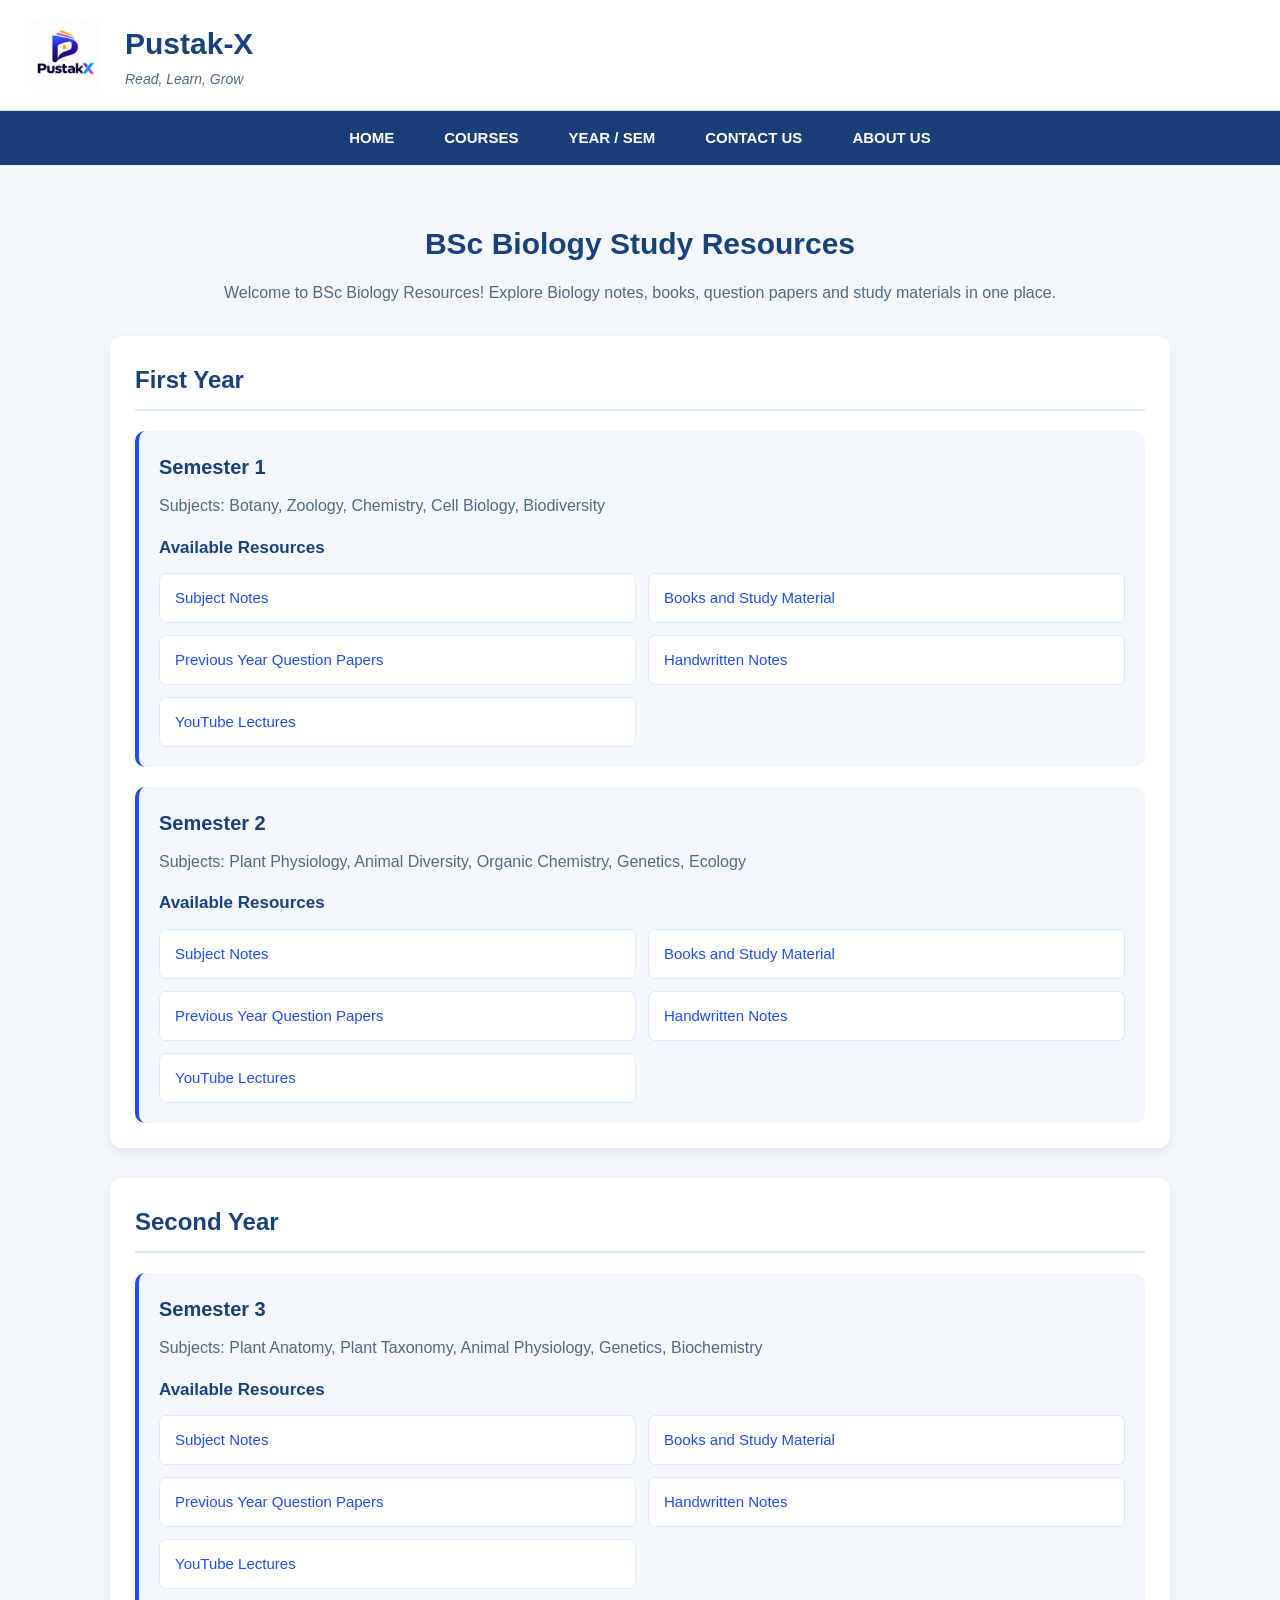
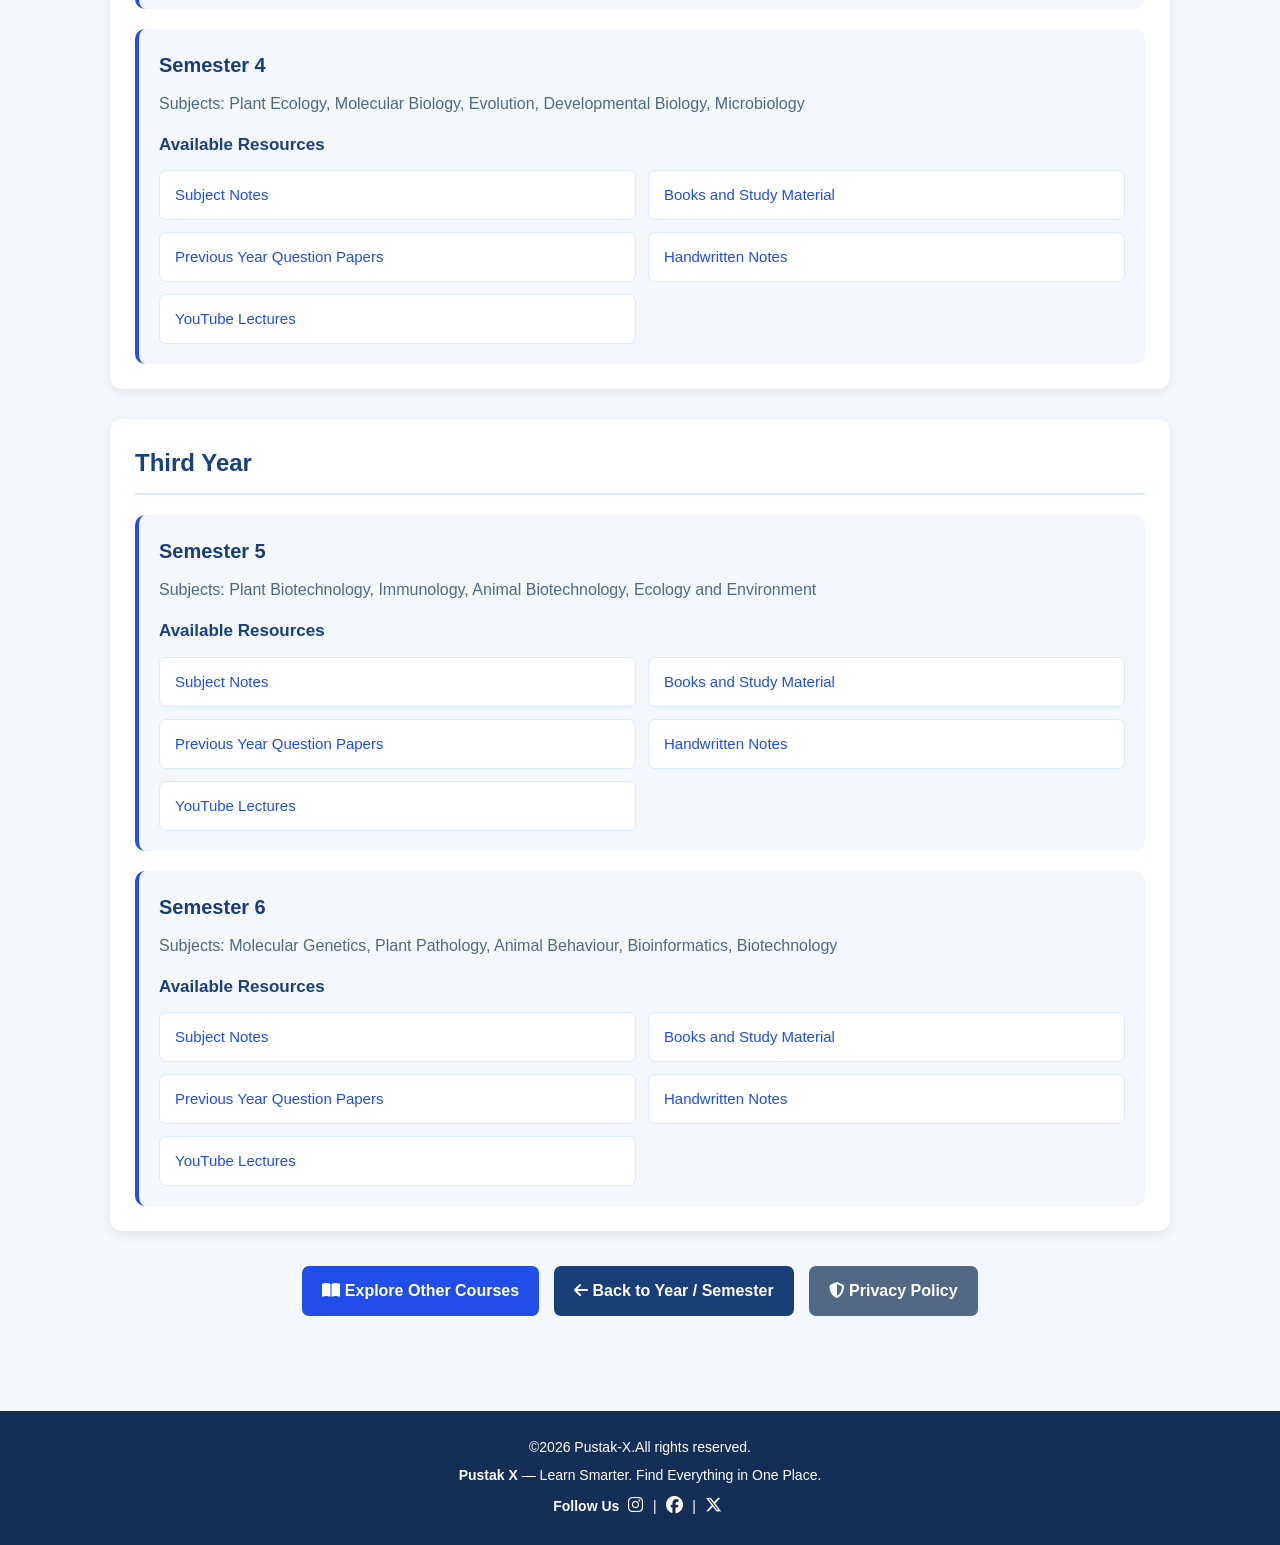
<file: BScBioresource.html>
<!doctype html>
<html lang="en">
  <head>
    <meta charset="UTF-8" />
    <meta name="viewport" content="width=device-width, initial-scale=1.0" />
    <title> Pustak-X | BSc Biology Resources</title>
    <link rel="stylesheet" href="resource.css">
<link rel="stylesheet"
href="https://cdnjs.cloudflare.com/ajax/libs/font-awesome/6.5.2/css/all.min.css">
  </head>

  <body>
    <!-- Header -->
    <header>
     <div>
        <img src="IMG/VIDEO/pustakX.jpeg" alt="Pustak-X Logo" width="70" />
        <h1>Pustak-X</h1>
        <p><em>Read, Learn, Grow</em></p>
      </div>
    </header>

    <!-- Navigation -->
    <nav>
      <ul>
        <li><a href="index.html">HOME</a></li>
        <li><a href="course.html">COURSES</a></li>
        <li><a href="yearsem.html">YEAR / SEM</a></li>
        <li><a href="contact.html">CONTACT US</a></li>
        <li><a href="aboutus.html">ABOUT US</a></li>
      </ul>
    </nav>

    <main>
      <h2>BSc Biology Study Resources</h2>
      <p>
        Welcome to BSc Biology Resources! Explore Biology notes, books, question
        papers and study materials in one place.
      </p>

      <!-- FIRST YEAR -->
      <section id="first-year">
        <h2>First Year</h2>

        <!-- Semester 1 -->
        <section id="sem-1">
          <h3>Semester 1</h3>
          <p>
            Subjects: Botany, Zoology, Chemistry, Cell Biology, Biodiversity
          </p>

          <h4>Available Resources</h4>
          <ul>
            <li><a href="#">Subject Notes</a></li>
            <li><a href="#">Books and Study Material</a></li>
            <li><a href="#">Previous Year Question Papers</a></li>
            <li><a href="#">Handwritten Notes</a></li>
            <li><a href="#">YouTube Lectures</a></li>
          </ul>
        </section>

        <!-- Semester 2 -->
        <section id="sem-2">
          <h3>Semester 2</h3>
          <p>
            Subjects: Plant Physiology, Animal Diversity, Organic Chemistry,
            Genetics, Ecology
          </p>

          <h4>Available Resources</h4>
          <ul>
            <li><a href="#">Subject Notes</a></li>
            <li><a href="#">Books and Study Material</a></li>
            <li><a href="#">Previous Year Question Papers</a></li>
            <li><a href="#">Handwritten Notes</a></li>
            <li><a href="#">YouTube Lectures</a></li>
          </ul>
        </section>
      </section>

      <!-- SECOND YEAR -->
      <section id="second-year">
        <h2>Second Year</h2>

        <!-- Semester 3 -->
        <section id="sem-3">
          <h3>Semester 3</h3>
          <p>
            Subjects: Plant Anatomy, Plant Taxonomy, Animal Physiology,
            Genetics, Biochemistry
          </p>

          <h4>Available Resources</h4>
          <ul>
            <li><a href="#">Subject Notes</a></li>
            <li><a href="#">Books and Study Material</a></li>
            <li><a href="#">Previous Year Question Papers</a></li>
            <li><a href="#">Handwritten Notes</a></li>
            <li><a href="#">YouTube Lectures</a></li>
          </ul>
        </section>

        <!-- Semester 4 -->
        <section id="sem-4">
          <h3>Semester 4</h3>
          <p>
            Subjects: Plant Ecology, Molecular Biology, Evolution, Developmental
            Biology, Microbiology
          </p>

          <h4>Available Resources</h4>
          <ul>
            <li><a href="#">Subject Notes</a></li>
            <li><a href="#">Books and Study Material</a></li>
            <li><a href="#">Previous Year Question Papers</a></li>
            <li><a href="#">Handwritten Notes</a></li>
            <li><a href="#">YouTube Lectures</a></li>
          </ul>
        </section>
      </section>

      <!-- THIRD YEAR -->
      <section id="third-year">
        <h2>Third Year</h2>

        <!-- Semester 5 -->
        <section id="sem-5">
          <h3>Semester 5</h3>
          <p>
            Subjects: Plant Biotechnology, Immunology, Animal Biotechnology,
            Ecology and Environment
          </p>

          <h4>Available Resources</h4>
          <ul>
            <li><a href="#">Subject Notes</a></li>
            <li><a href="#">Books and Study Material</a></li>
            <li><a href="#">Previous Year Question Papers</a></li>
            <li><a href="#">Handwritten Notes</a></li>
            <li><a href="#">YouTube Lectures</a></li>
          </ul>
        </section>

        <!-- Semester 6 -->
        <section id="sem-6">
          <h3>Semester 6</h3>
          <p>
            Subjects: Molecular Genetics, Plant Pathology, Animal Behaviour,
            Bioinformatics, Biotechnology
          </p>

          <h4>Available Resources</h4>
          <ul>
            <li><a href="#">Subject Notes</a></li>
            <li><a href="#">Books and Study Material</a></li>
            <li><a href="#">Previous Year Question Papers</a></li>
            <li><a href="#">Handwritten Notes</a></li>
            <li><a href="#">YouTube Lectures</a></li>
          </ul>
        </section>
      </section>

      <!-- <p><a href="course.html">Explore Other Courses</a></p>
      <p><a href="yearsem.html">Back to Year / Semester</a></p>
      <a href="privacy-policy.html">Privacy Policy</a> -->

      <div class="resource-navigation">

    <a href="course.html" class="nav-btn explore-btn">
        <i class="fa-solid fa-book-open"></i>
        Explore Other Courses
    </a>

    <a href="yearsem.html" class="nav-btn back-btn">
        <i class="fa-solid fa-arrow-left"></i>
        Back to Year / Semester
    </a>

    <a href="privacy-policy.html" class="nav-btn privacy-btn">
        <i class="fa-solid fa-shield-halved"></i>
        Privacy Policy
    </a>

</div>
    </main>

    <!-- Footer -->
    <footer>
       <p>
        &copy;2026 Pustak-X.All rights reserved. <br />
        <b> Pustak X </b>
        — Learn Smarter. Find Everything in One Place.
      <br>
      <b>Follow Us</b>

      <a href="#" target="_blank">
        <i class="fa-brands fa-instagram"></i>
      </a>
      |

      <a href="#" target="_blank">
        <i class="fa-brands fa-facebook"></i>
      </a>
      |

      <a href="#" target="_blank">
        <i class="fa-brands fa-x-twitter"></i>
      </a>
      </p>
    </footer>
  </body>
</html>
</file>
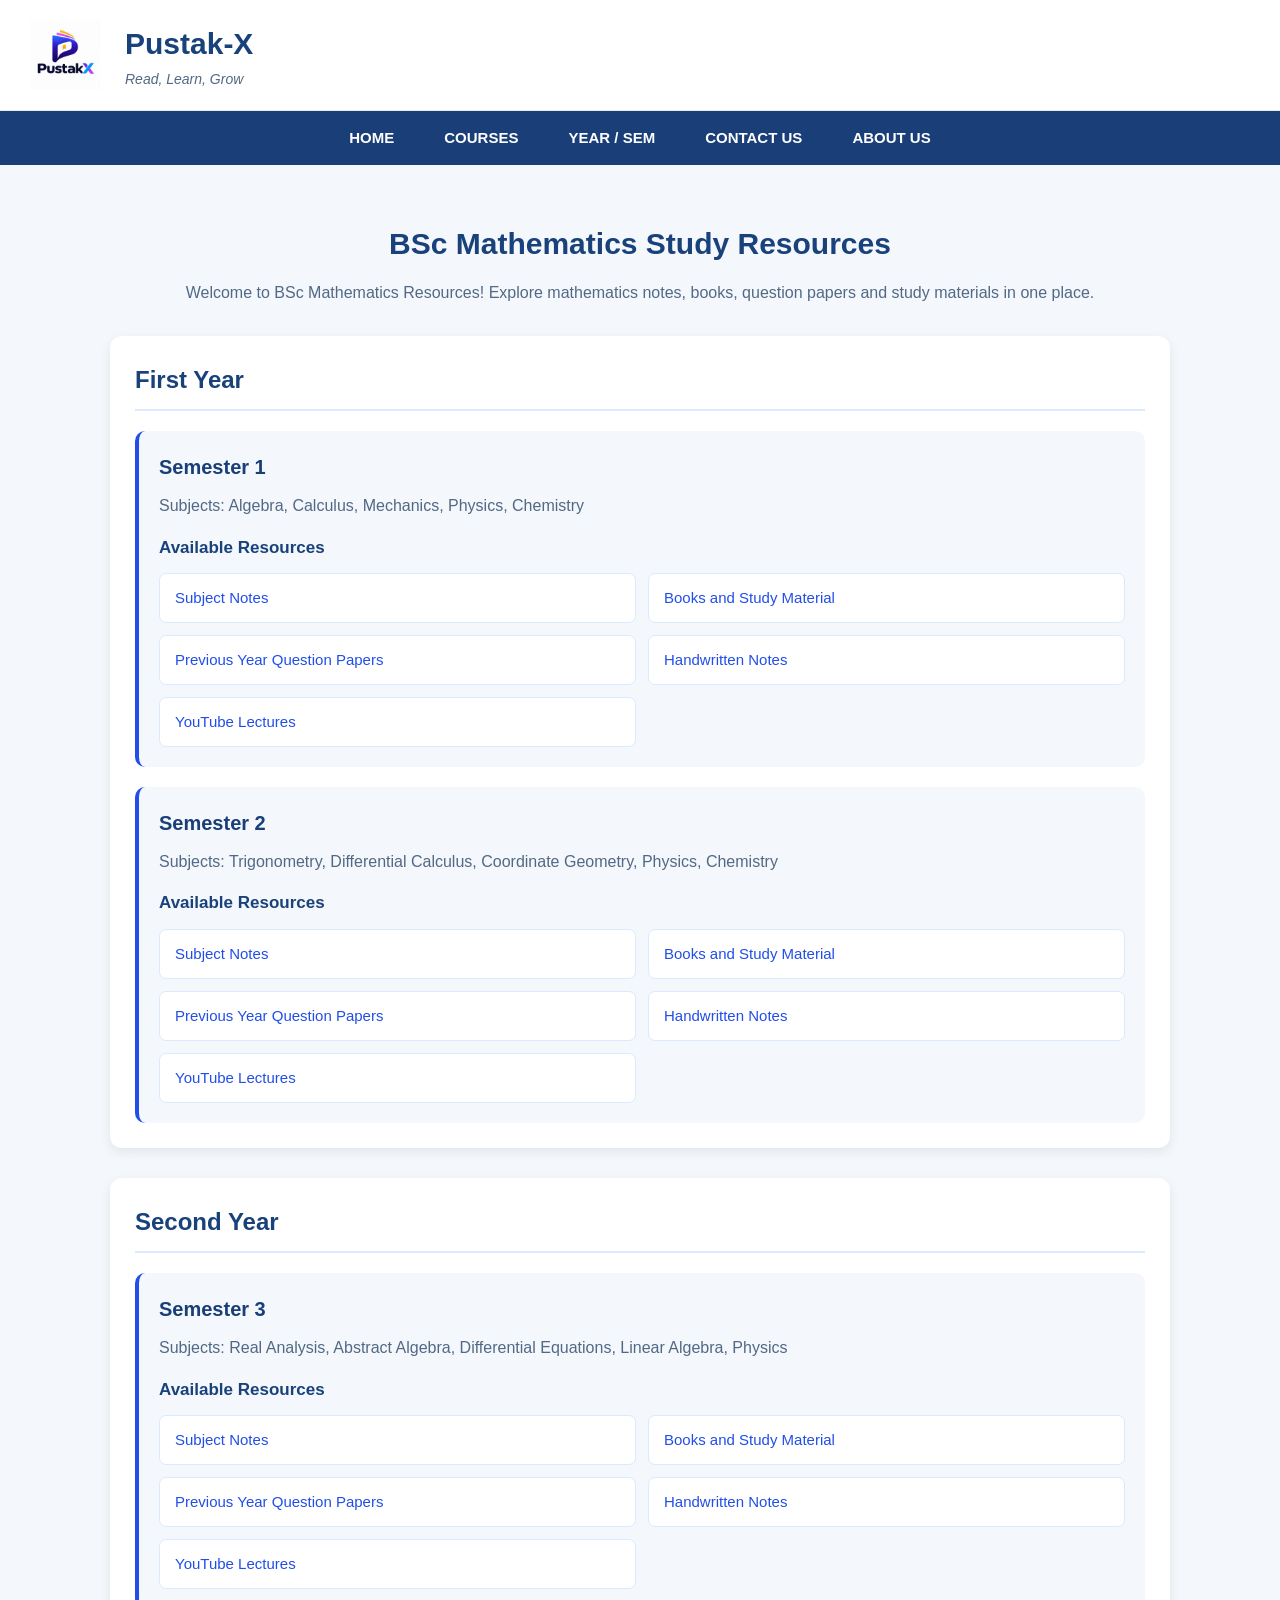
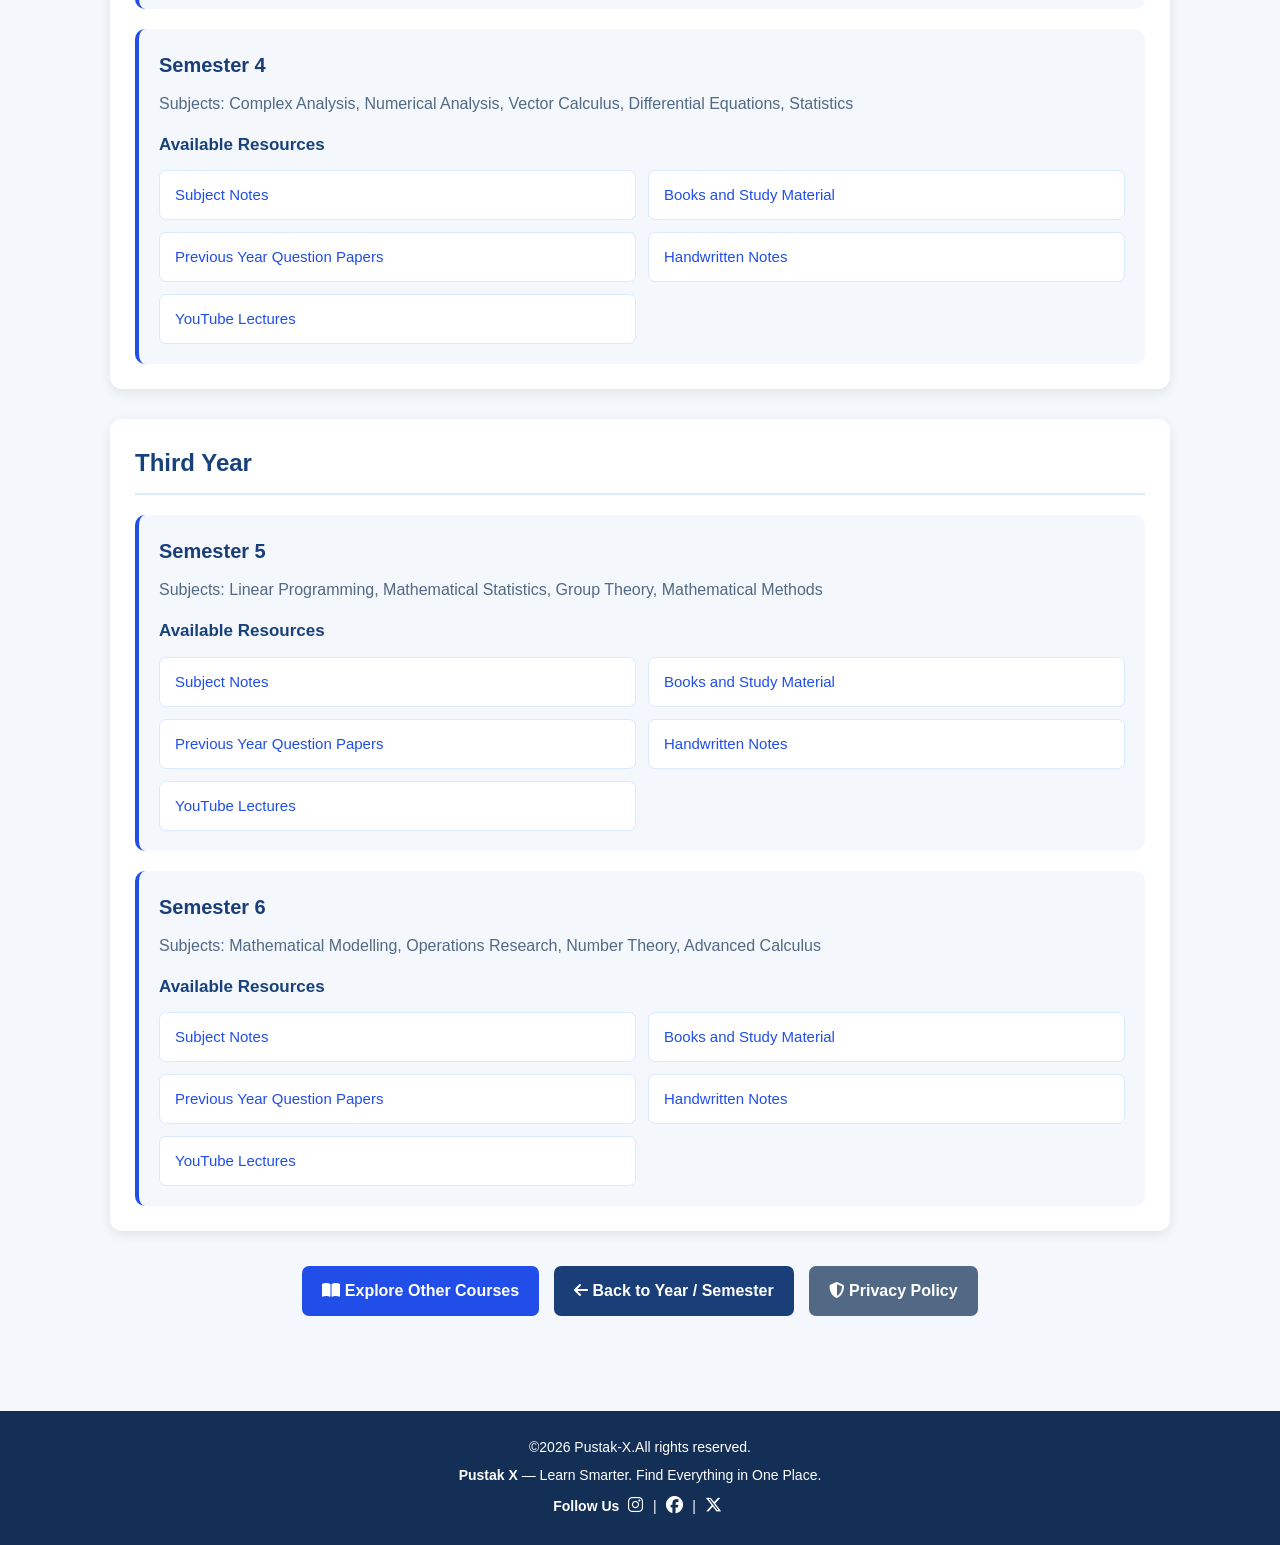
<file: BScMathsresource.html>
<!doctype html>
<html lang="en">
  <head>
    <meta charset="UTF-8" />
    <meta name="viewport" content="width=device-width, initial-scale=1.0" />
    <title>Pustak-X | BSc Mathematics Resources</title>
    <link rel="stylesheet" href="resource.css">
<link rel="stylesheet"
href="https://cdnjs.cloudflare.com/ajax/libs/font-awesome/6.5.2/css/all.min.css">
  </head>

  <body>
    <!-- Header -->
    <header>
      <div>
        <img src="IMG/VIDEO/pustakX.jpeg" alt="Pustak-X Logo" width="70" />
        <h1>Pustak-X</h1>
        <p><em>Read, Learn, Grow</em></p>
      </div>
    </header>

    <!-- Navigation -->
    <nav>
      <ul>
        <li><a href="index.html">HOME</a></li>
        <li><a href="course.html">COURSES</a></li>
        <li><a href="yearsem.html">YEAR / SEM</a></li>
        <li><a href="contact.html">CONTACT US</a></li>
        <li><a href="aboutus.html">ABOUT US</a></li>
      </ul>
    </nav>

    <main>
      <h2>BSc Mathematics Study Resources</h2>
      <p>
        Welcome to BSc Mathematics Resources! Explore mathematics notes, books,
        question papers and study materials in one place.
      </p>

      <!-- FIRST YEAR -->
      <section id="first-year">
        <h2>First Year</h2>

        <!-- Semester 1 -->
        <section id="sem-1">
          <h3>Semester 1</h3>
          <p>Subjects: Algebra, Calculus, Mechanics, Physics, Chemistry</p>

          <h4>Available Resources</h4>
          <ul>
            <li><a href="#">Subject Notes</a></li>
            <li><a href="#">Books and Study Material</a></li>
            <li><a href="#">Previous Year Question Papers</a></li>
            <li><a href="#">Handwritten Notes</a></li>
            <li><a href="#">YouTube Lectures</a></li>
          </ul>
        </section>

        <!-- Semester 2 -->
        <section id="sem-2">
          <h3>Semester 2</h3>
          <p>
            Subjects: Trigonometry, Differential Calculus, Coordinate Geometry,
            Physics, Chemistry
          </p>

          <h4>Available Resources</h4>
          <ul>
            <li><a href="#">Subject Notes</a></li>
            <li><a href="#">Books and Study Material</a></li>
            <li><a href="#">Previous Year Question Papers</a></li>
            <li><a href="#">Handwritten Notes</a></li>
            <li><a href="#">YouTube Lectures</a></li>
          </ul>
        </section>
      </section>

      <!-- SECOND YEAR -->
      <section id="second-year">
        <h2>Second Year</h2>

        <!-- Semester 3 -->
        <section id="sem-3">
          <h3>Semester 3</h3>
          <p>
            Subjects: Real Analysis, Abstract Algebra, Differential Equations,
            Linear Algebra, Physics
          </p>

          <h4>Available Resources</h4>
          <ul>
            <li><a href="#">Subject Notes</a></li>
            <li><a href="#">Books and Study Material</a></li>
            <li><a href="#">Previous Year Question Papers</a></li>
            <li><a href="#">Handwritten Notes</a></li>
            <li><a href="#">YouTube Lectures</a></li>
          </ul>
        </section>

        <!-- Semester 4 -->
        <section id="sem-4">
          <h3>Semester 4</h3>
          <p>
            Subjects: Complex Analysis, Numerical Analysis, Vector Calculus,
            Differential Equations, Statistics
          </p>

          <h4>Available Resources</h4>
          <ul>
            <li><a href="#">Subject Notes</a></li>
            <li><a href="#">Books and Study Material</a></li>
            <li><a href="#">Previous Year Question Papers</a></li>
            <li><a href="#">Handwritten Notes</a></li>
            <li><a href="#">YouTube Lectures</a></li>
          </ul>
        </section>
      </section>

      <!-- THIRD YEAR -->
      <section id="third-year">
        <h2>Third Year</h2>

        <!-- Semester 5 -->
        <section id="sem-5">
          <h3>Semester 5</h3>
          <p>
            Subjects: Linear Programming, Mathematical Statistics, Group Theory,
            Mathematical Methods
          </p>

          <h4>Available Resources</h4>
          <ul>
            <li><a href="#">Subject Notes</a></li>
            <li><a href="#">Books and Study Material</a></li>
            <li><a href="#">Previous Year Question Papers</a></li>
            <li><a href="#">Handwritten Notes</a></li>
            <li><a href="#">YouTube Lectures</a></li>
          </ul>
        </section>

        <!-- Semester 6 -->
        <section id="sem-6">
          <h3>Semester 6</h3>
          <p>
            Subjects: Mathematical Modelling, Operations Research, Number
            Theory, Advanced Calculus
          </p>

          <h4>Available Resources</h4>
          <ul>
            <li><a href="#">Subject Notes</a></li>
            <li><a href="#">Books and Study Material</a></li>
            <li><a href="#">Previous Year Question Papers</a></li>
            <li><a href="#">Handwritten Notes</a></li>
            <li><a href="#">YouTube Lectures</a></li>
          </ul>
        </section>
      </section>

      <!-- <p><a href="course.html">Explore Other Courses</a></p>
      <p><a href="yearsem.html">Back to Year / Semester</a></p>
      <a href="privacy-policy.html">Privacy Policy</a> -->

      <div class="resource-navigation">

    <a href="course.html" class="nav-btn explore-btn">
        <i class="fa-solid fa-book-open"></i>
        Explore Other Courses
    </a>

    <a href="yearsem.html" class="nav-btn back-btn">
        <i class="fa-solid fa-arrow-left"></i>
        Back to Year / Semester
    </a>

    <a href="privacy-policy.html" class="nav-btn privacy-btn">
        <i class="fa-solid fa-shield-halved"></i>
        Privacy Policy
    </a>

</div>
    </main>

    <!-- Footer -->
    <footer>
       <p>
        &copy;2026 Pustak-X.All rights reserved. <br />
        <b> Pustak X </b>
        — Learn Smarter. Find Everything in One Place.
      <br>
      <b>Follow Us</b>

      <a href="#" target="_blank">
        <i class="fa-brands fa-instagram"></i>
      </a>
      |

      <a href="#" target="_blank">
        <i class="fa-brands fa-facebook"></i>
      </a>
      |

      <a href="#" target="_blank">
        <i class="fa-brands fa-x-twitter"></i>
      </a>
      </p>
    </footer>
  </body>
</html>
</file>
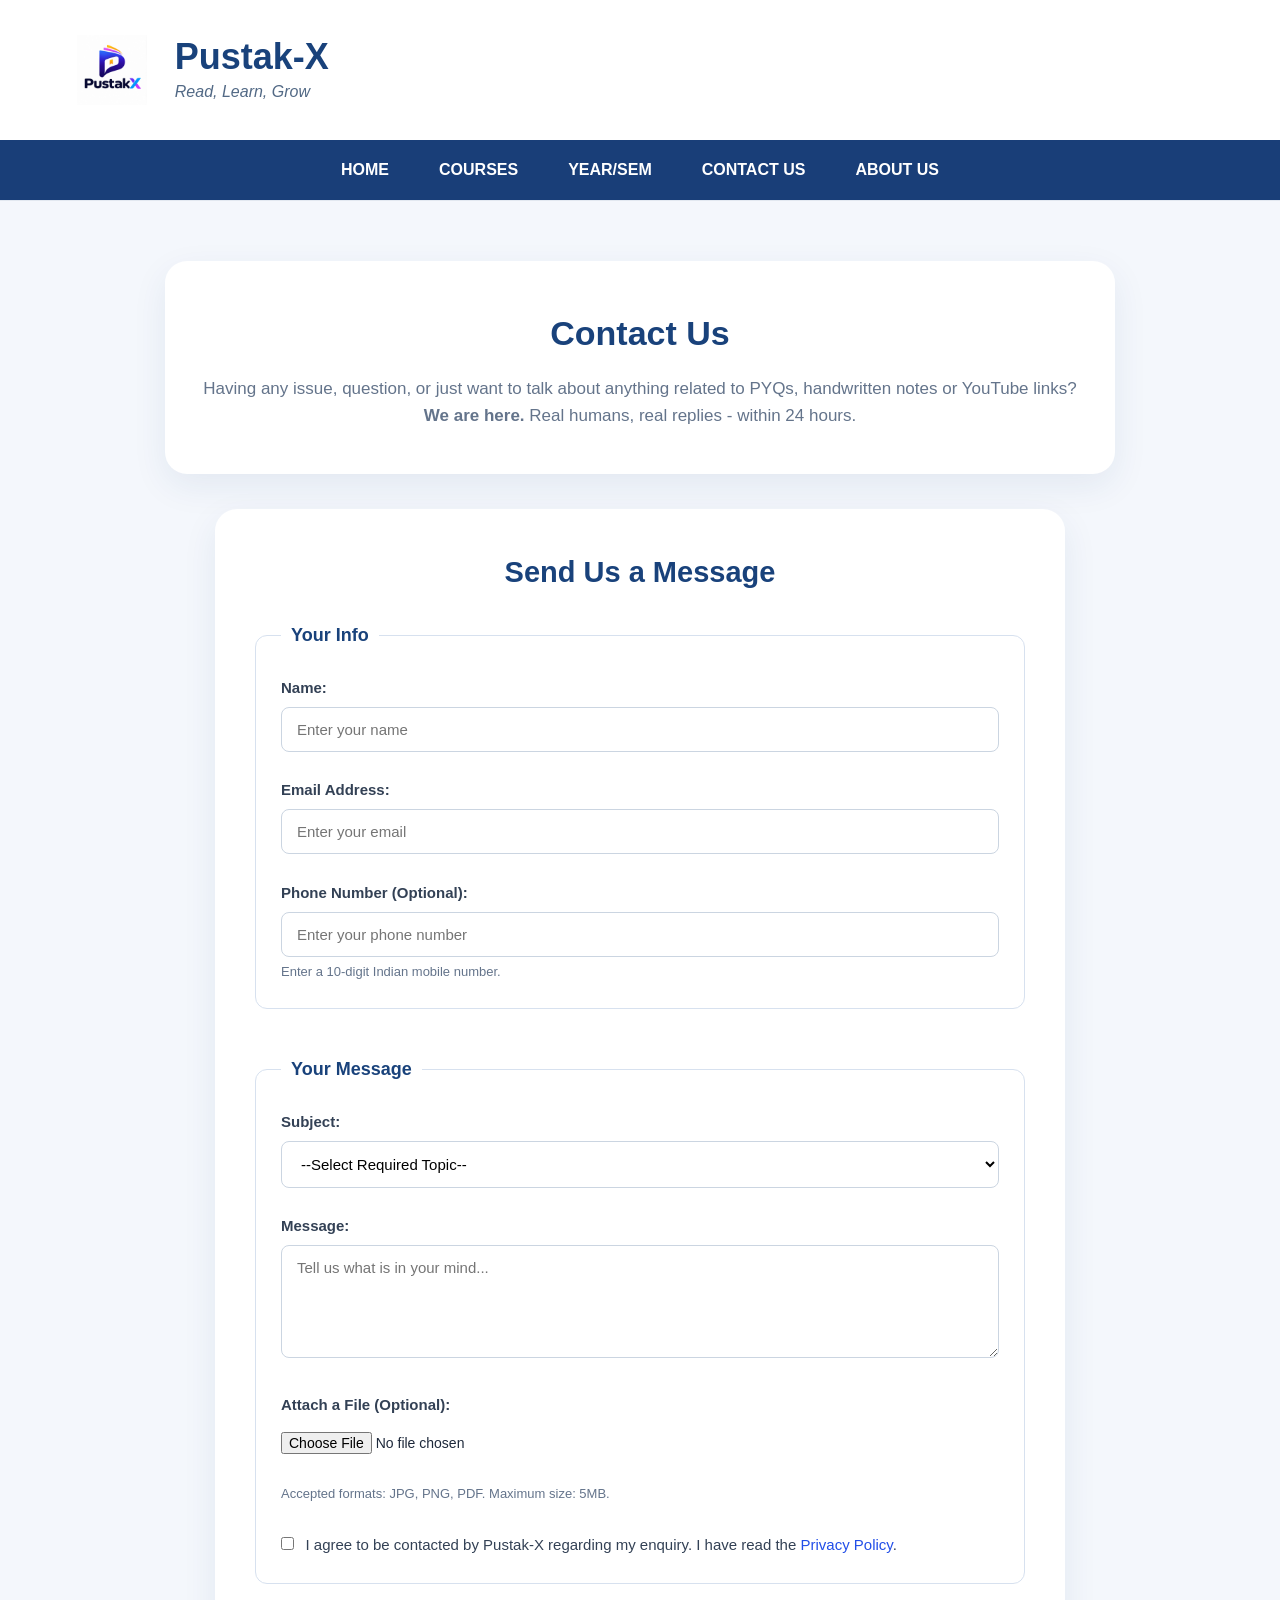
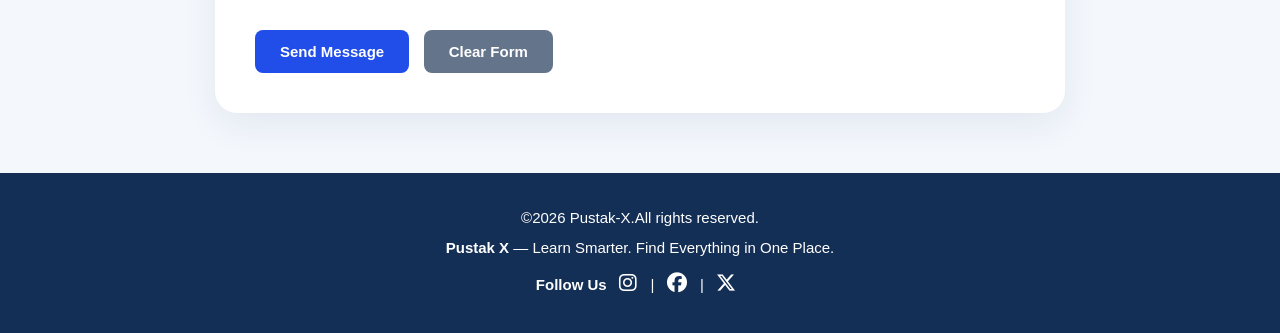
<file: contact.html>
<!DOCTYPE html>
<html lang="en">
<head>
    <meta charset="UTF-8">
    <meta name="viewport" content="width=device-width, initial-scale=1.0">
    <title>Pustak-X | Contact Us</title>
    <link rel="stylesheet" href="contact.css">
     <link
      rel="stylesheet"
      href="https://cdnjs.cloudflare.com/ajax/libs/font-awesome/6.5.2/css/all.min.css"
    />
</head>

<body>

    <header>
        <div>
        <img src="IMG/VIDEO/pustakX.jpeg" alt="Pustak-X Logo" width="70" />
        <h1>Pustak-X</h1>
        <p><em>Read, Learn, Grow</em></p>
      </div>

        <nav>
            <ul>
                <li><a href="index.html">HOME</a></li>
                <li><a href="course.html">COURSES</a></li>
                <li><a href="yearsem.html">YEAR/SEM</a></li>
                <li><a href="contact.html">CONTACT US</a></li>
                <li><a href="aboutus.html">ABOUT US</a></li>
            </ul>
        </nav>
    </header>

    <main>

        <section>
            <h2>Contact Us</h2>

            <p>
                Having any issue, question, or just want to talk about
                anything related to PYQs, handwritten notes or YouTube links?
                <strong>We are here.</strong>
                Real humans, real replies - within 24 hours.
            </p>
        </section>

        <section>
            <h2>Send Us a Message</h2>

            <form action="#" method="post" enctype="multipart/form-data">

                <fieldset>
                    <legend>Your Info</legend>

                    <label for="name">Name:</label>
                    <input type="text" id="name" name="name"
                    placeholder="Enter your name " required>

                    <br><br>

                    <label for="email">Email Address:</label>
                    <input type="email" id="email" name="email"
                    placeholder="Enter your email" required>

                    <br><br>

                    <label for="phone">Phone Number (Optional):</label>
                    <input type="tel" id="phone" name="phone"
                    placeholder="Enter your phone number"
                    pattern="[0-9]{10}">

                    <br>
                    <small>Enter a 10-digit Indian mobile number.</small>
                </fieldset>

                <br>

                <fieldset>
                    <legend>Your Message</legend>

                    <label for="selection">Subject:</label>

                    <select name="subject" id="selection" required>
                        <option value="">--Select Required Topic--</option>
                        <option value="issue">Issue related to any topic</option>
                        <option value="document">Queries related to documents</option>
                        <option value="subject">Subject-related queries</option>
                        <option value="suggestion">Suggestions</option>
                        <option value="other">Other</option>
                    </select>

                    <br><br>

                    <label for="message">Message:</label>
                    <br>

                    <textarea name="message" id="message"
                    rows="5" cols="50"
                    placeholder="Tell us what is in your mind..."
                    required></textarea>

                    <br><br>

                    <label for="file">Attach a File (Optional):</label>
                    <input type="file" id="file" name="file"
                    accept=".jpg,.jpeg,.png,.pdf">

                    <br>
                    <small>Accepted formats: JPG, PNG, PDF. Maximum size: 5MB.</small>

                    <br><br>

                    <input type="checkbox" id="checkbox"
                    name="consent" required>

                    <label for="checkbox">
                        I agree to be contacted by Pustak-X regarding my enquiry.
                        I have read the
                        <a href="privacy-policy.html">Privacy Policy</a>.
                    </label>

                </fieldset>

                <br>

                <button type="submit">Send Message</button>
                <button type="reset">Clear Form</button>

            </form>
        </section>

    </main>

    <footer>
       <p>
        &copy;2026 Pustak-X.All rights reserved. <br />
        <b> Pustak X </b>
        — Learn Smarter. Find Everything in One Place.
      <br>
      <b>Follow Us</b>

      <a href="#" target="_blank">
        <i class="fa-brands fa-instagram"></i>
      </a>
      |

      <a href="#" target="_blank">
        <i class="fa-brands fa-facebook"></i>
      </a>
      |

      <a href="#" target="_blank">
        <i class="fa-brands fa-x-twitter"></i>
      </a>
      </p>
    </footer>

</body>
</html>
</file>
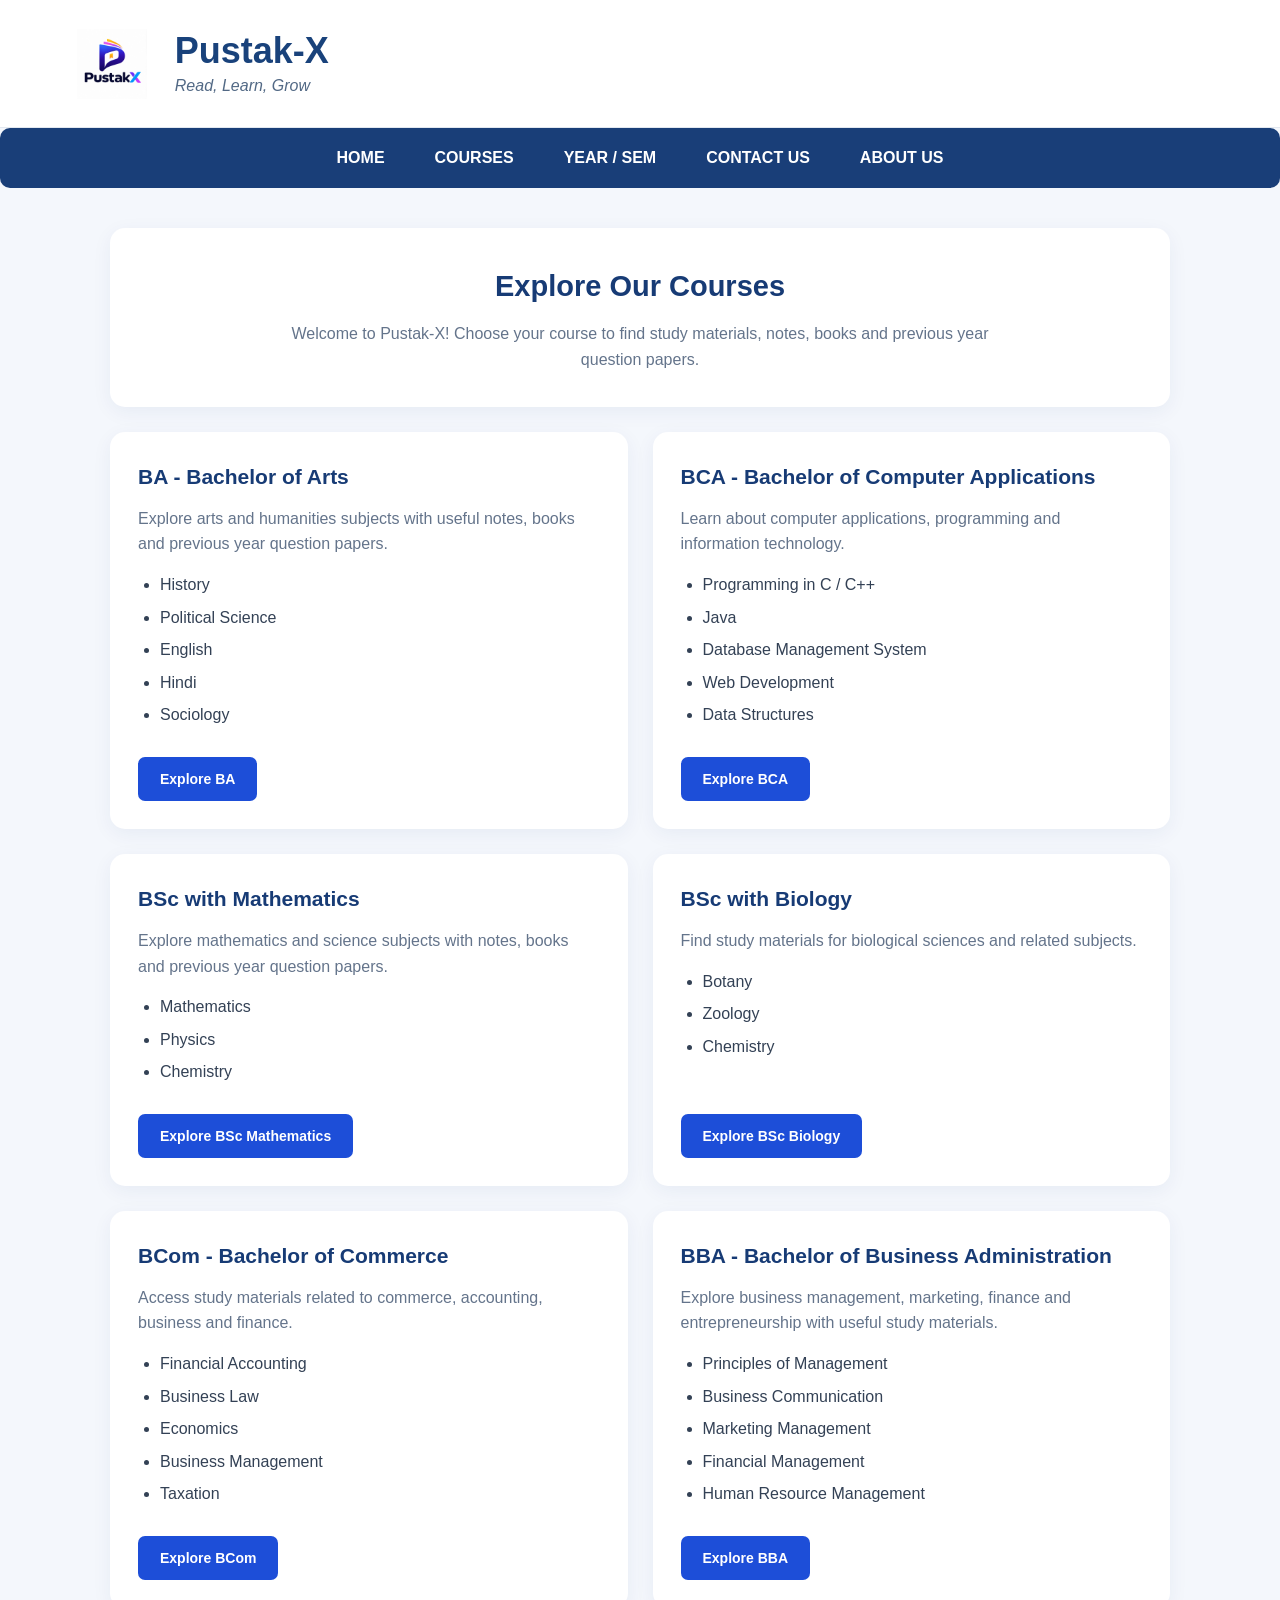
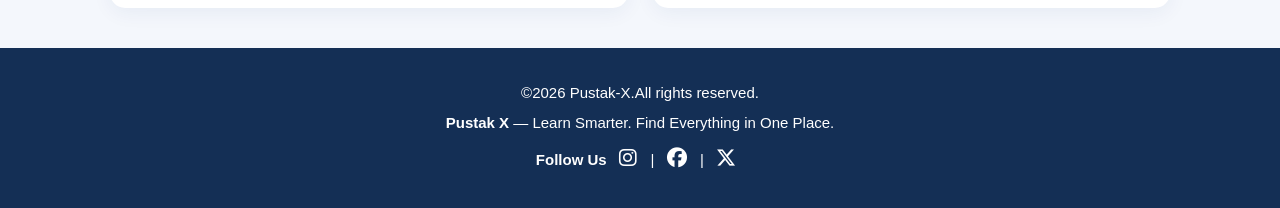
<file: course.html>
<!doctype html>
<html lang="en">
  <head>
    <meta charset="UTF-8" />
    <meta name="viewport" content="width=device-width, initial-scale=1.0" />
    <title>Pustak-X | Courses</title>
    <link rel="stylesheet" href="course.css">
    <link rel="stylesheet"
href="https://cdnjs.cloudflare.com/ajax/libs/font-awesome/6.5.2/css/all.min.css">
  </head>

  <body class="course-page">
    <!-- Header Section -->
    <header>
      <div>
        <img src="IMG/VIDEO/pustakX.jpeg" alt="Pustak-X Logo" width="70" />
        <h1>Pustak-X</h1>
        <p><em>Read, Learn, Grow</em></p>
      </div>
    </header>

    <!-- Navigation Bar -->
    <nav>
      <ul>
        <li><a href="index.html">HOME</a></li>
        <li><a href="course.html">COURSES</a></li>
        <li><a href="yearsem.html">YEAR / SEM</a></li>
        <li><a href="contact.html">CONTACT US</a></li>
        <li><a href="aboutus.html">ABOUT US</a></li>
      </ul>
    </nav>

    <!-- Main Content -->
    <main>
      <section>
        <h2>Explore Our Courses</h2>

        <p>
          Welcome to Pustak-X! Choose your course to find study materials,
          notes, books and previous year question papers.
        </p>
      </section>

      <!-- BA Course -->
      <section>
        <h3>BA - Bachelor of Arts</h3>

        <p>
          Explore arts and humanities subjects with useful notes, books and
          previous year question papers.
        </p>

        <ul>
          <li>History</li>
          <li>Political Science</li>
          <li>English</li>
          <li>Hindi</li>
          <li>Sociology</li>
        </ul>

        <a href="BAresource.html">Explore BA</a>
      </section>

      <!-- BCA Course -->
      <section>
        <h3>BCA - Bachelor of Computer Applications</h3>

        <p>
          Learn about computer applications, programming and information
          technology.
        </p>

        <ul>
          <li>Programming in C / C++</li>
          <li>Java</li>
          <li>Database Management System</li>
          <li>Web Development</li>
          <li>Data Structures</li>
        </ul>

        <a href="BCAresource.html">Explore BCA</a>
      </section>

      <!-- BSc with Mathematics -->
      <section>
        <h3>BSc with Mathematics</h3>

        <p>
          Explore mathematics and science subjects with notes, books and
          previous year question papers.
        </p>

        <ul>
          <li>Mathematics</li>
          <li>Physics</li>
          <li>Chemistry</li>
        </ul>

        <a href="BScMathsresource.html"> Explore BSc Mathematics </a>
      </section>

      <!-- BSc with Biology -->
      <section>
        <h3>BSc with Biology</h3>

        <p>
          Find study materials for biological sciences and related subjects.
        </p>

        <ul>
          <li>Botany</li>
          <li>Zoology</li>
          <li>Chemistry</li>
        </ul>

        <a href="BScBioresource.html"> Explore BSc Biology </a>
      </section>

      <!-- BCom Course -->
      <section>
        <h3>BCom - Bachelor of Commerce</h3>

        <p>
          Access study materials related to commerce, accounting, business and
          finance.
        </p>

        <ul>
          <li>Financial Accounting</li>
          <li>Business Law</li>
          <li>Economics</li>
          <li>Business Management</li>
          <li>Taxation</li>
        </ul>

        <a href="Bcomresource.html">Explore BCom</a>
      </section>

      <!-- BBA Course -->
      <section>
        <h3>BBA - Bachelor of Business Administration</h3>

        <p>
          Explore business management, marketing, finance and entrepreneurship
          with useful study materials.
        </p>

        <ul>
          <li>Principles of Management</li>
          <li>Business Communication</li>
          <li>Marketing Management</li>
          <li>Financial Management</li>
          <li>Human Resource Management</li>
        </ul>

        <a href="BBAresource.html">Explore BBA</a>
      </section>
    </main>

    <!-- Footer Section -->
    <footer>
       <p>
        &copy;2026 Pustak-X.All rights reserved. <br />
        <b> Pustak X </b>
        — Learn Smarter. Find Everything in One Place.
      <br>
      <b>Follow Us</b>

      <a href="#" target="_blank">
        <i class="fa-brands fa-instagram"></i>
      </a>
      |

      <a href="#" target="_blank">
        <i class="fa-brands fa-facebook"></i>
      </a>
      |

      <a href="#" target="_blank">
        <i class="fa-brands fa-x-twitter"></i>
      </a>
      </p>
    </footer>
  </body>
</html>
</file>
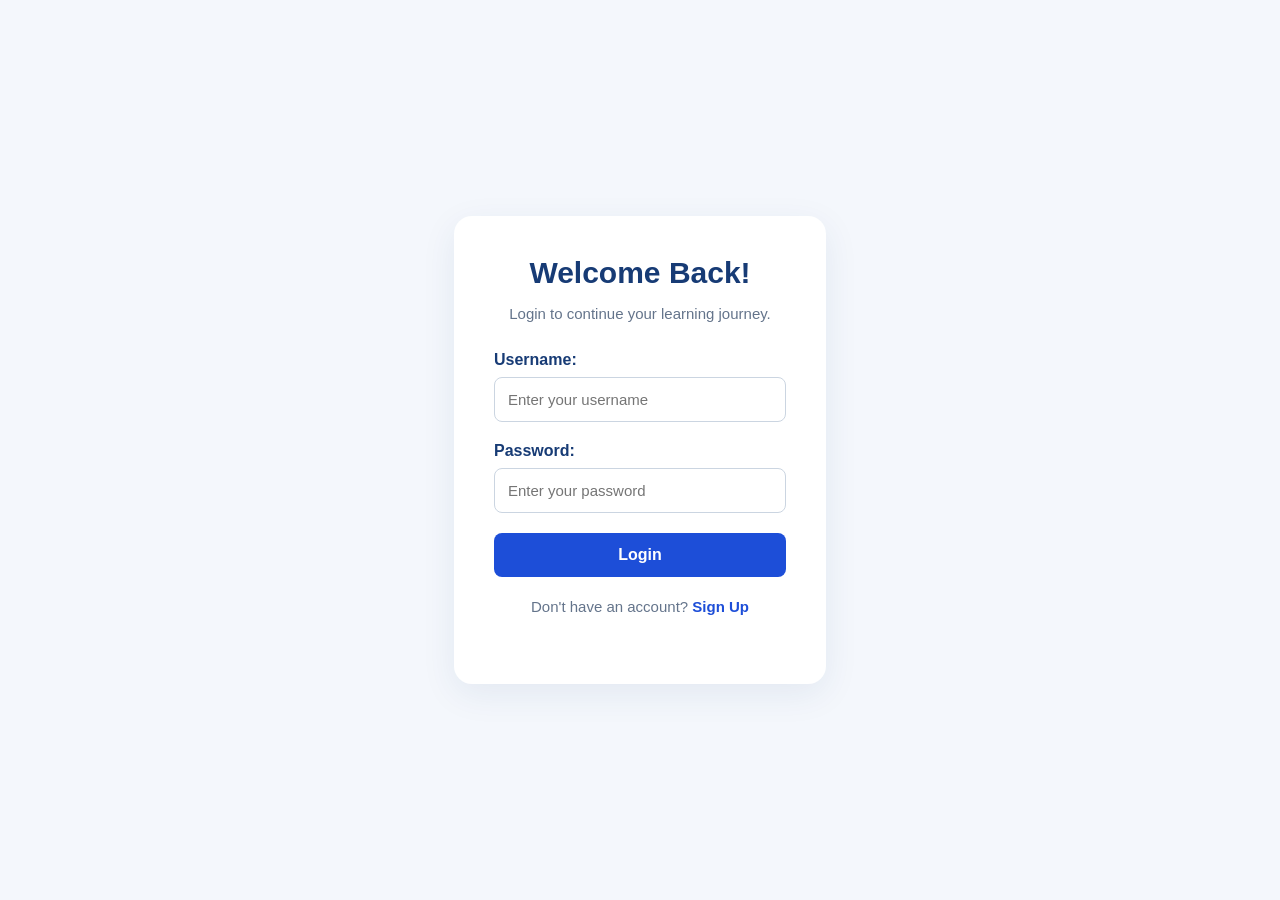
<file: login.html>
<!doctype html>
<html lang="en">
  <head>
    <meta charset="UTF-8" />
    <meta name="viewport" content="width=device-width, initial-scale=1.0" />
    <title>Pustak-X | Login</title>
    <link rel="stylesheet" href="login.css">
  </head>
  <body>
    <!-- <section>
      <h2>Login</h2>
      <form action="index.html" method="get">
        <table>
          <tr>
            <td><label for="name">Username:</label></td>
            <td>
              <input
                type="text"
                id="name"
                placeholder="Enter username"
                required
              />
            </td>
          </tr>
          <tr>
            <td><label for="password">Password:</label></td>
            <td>
              <input
                type="password"
                id="password"
                name="password"
                placeholder="Enter password"
                required
              />
            </td>
          </tr>
          <tr>
            <td colspan="2">
              <center>
                <button type="submit">LOGIN</button>
                <button type="reset">RESET</button>
              </center>
            </td>
          </tr>
          <tr>
            <td colspan="2">-----OR-----</td>
          </tr>
          <tr>
            <td colspan="2">
              Don't have account yet? <a href="signup.html">Sign-Up</a>
            </td>
          </tr>
        </table>
      </form>
    </section> -->

    
<main>
    <div class="login-container">

        <h2>Welcome Back!</h2>
        <p>Login to continue your learning journey.</p>

        <form action="index.html" method="post">

            <label for="username">Username:</label>
            <input type="text" id="username"
            name="username" placeholder="Enter your username" required>

            <label for="password">Password:</label>
            <input type="password" id="password"
            name="password" placeholder="Enter your password" required>

            <button type="submit">Login</button>

        </form>
        <br>
        <p>Don't have an account?
            <a href="signup.html">Sign Up</a>
        </p>

    </div>
</main>

  </body>
</html>
</file>
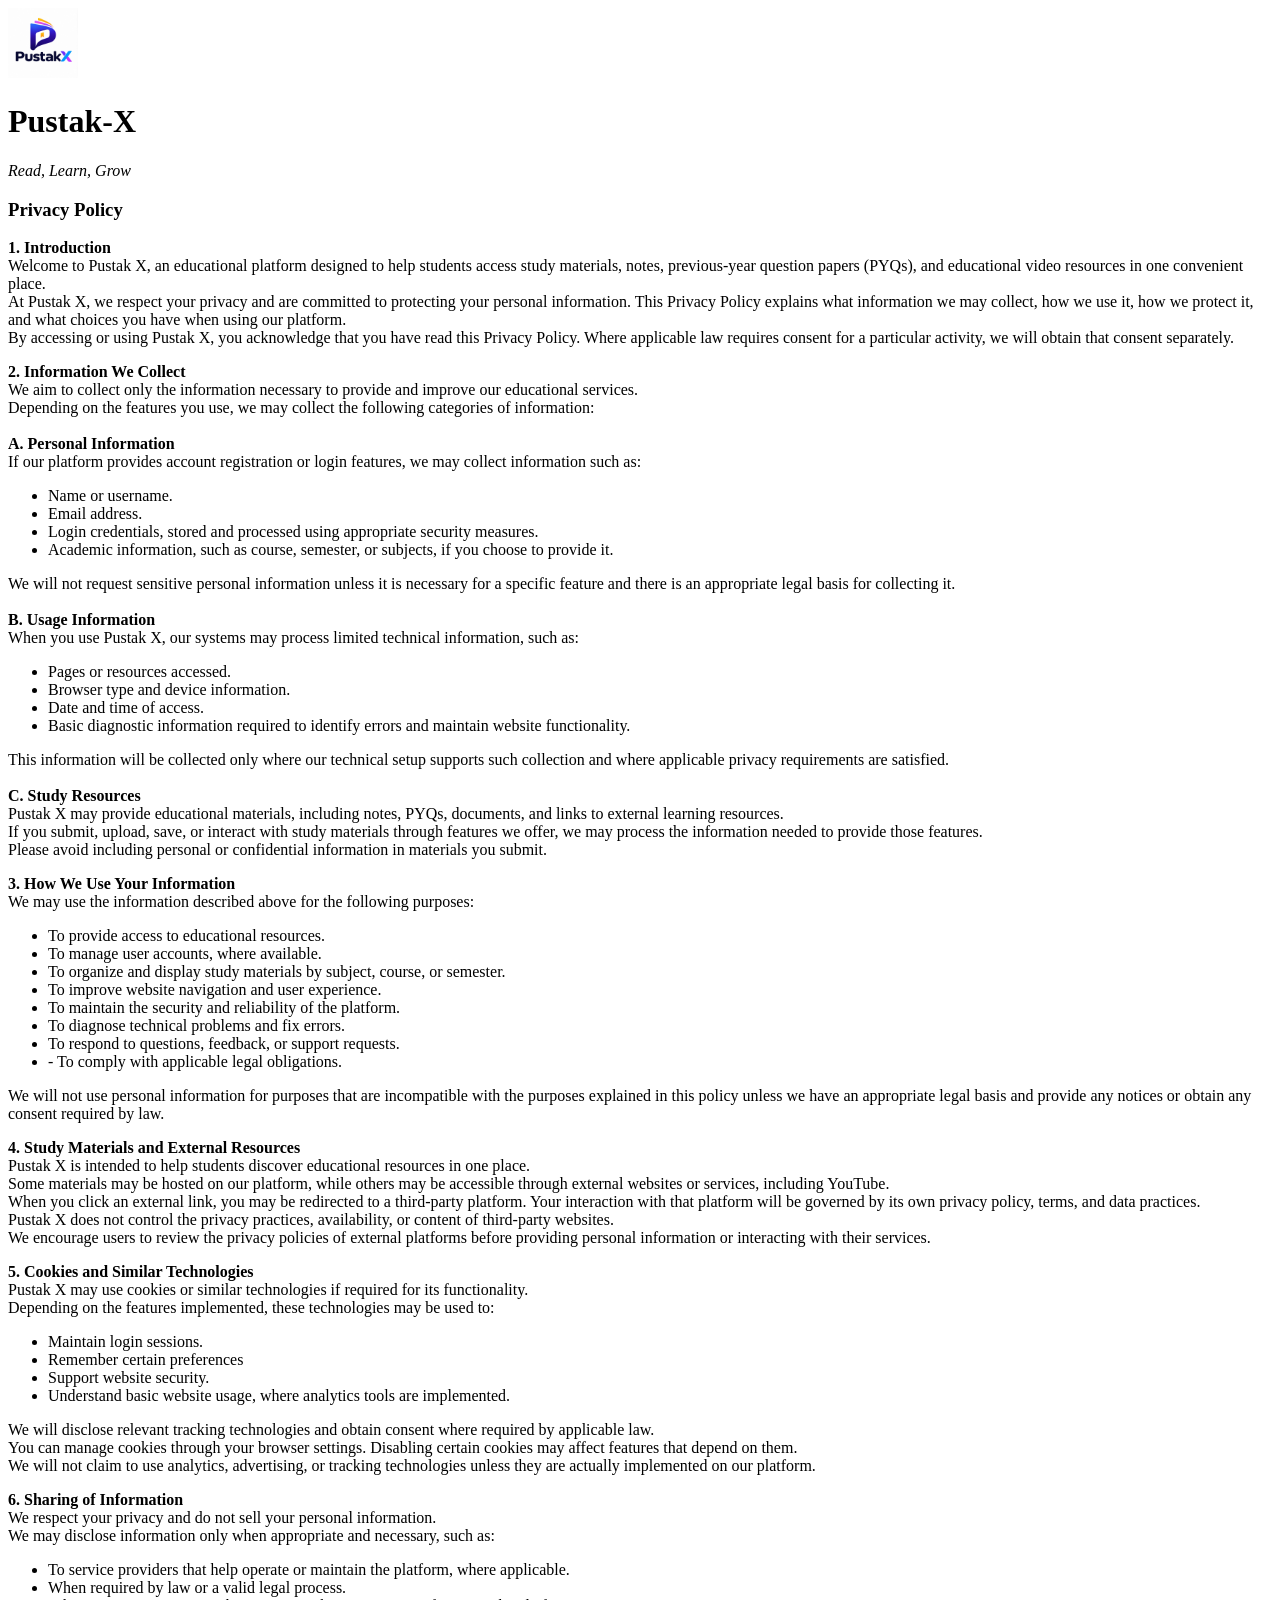
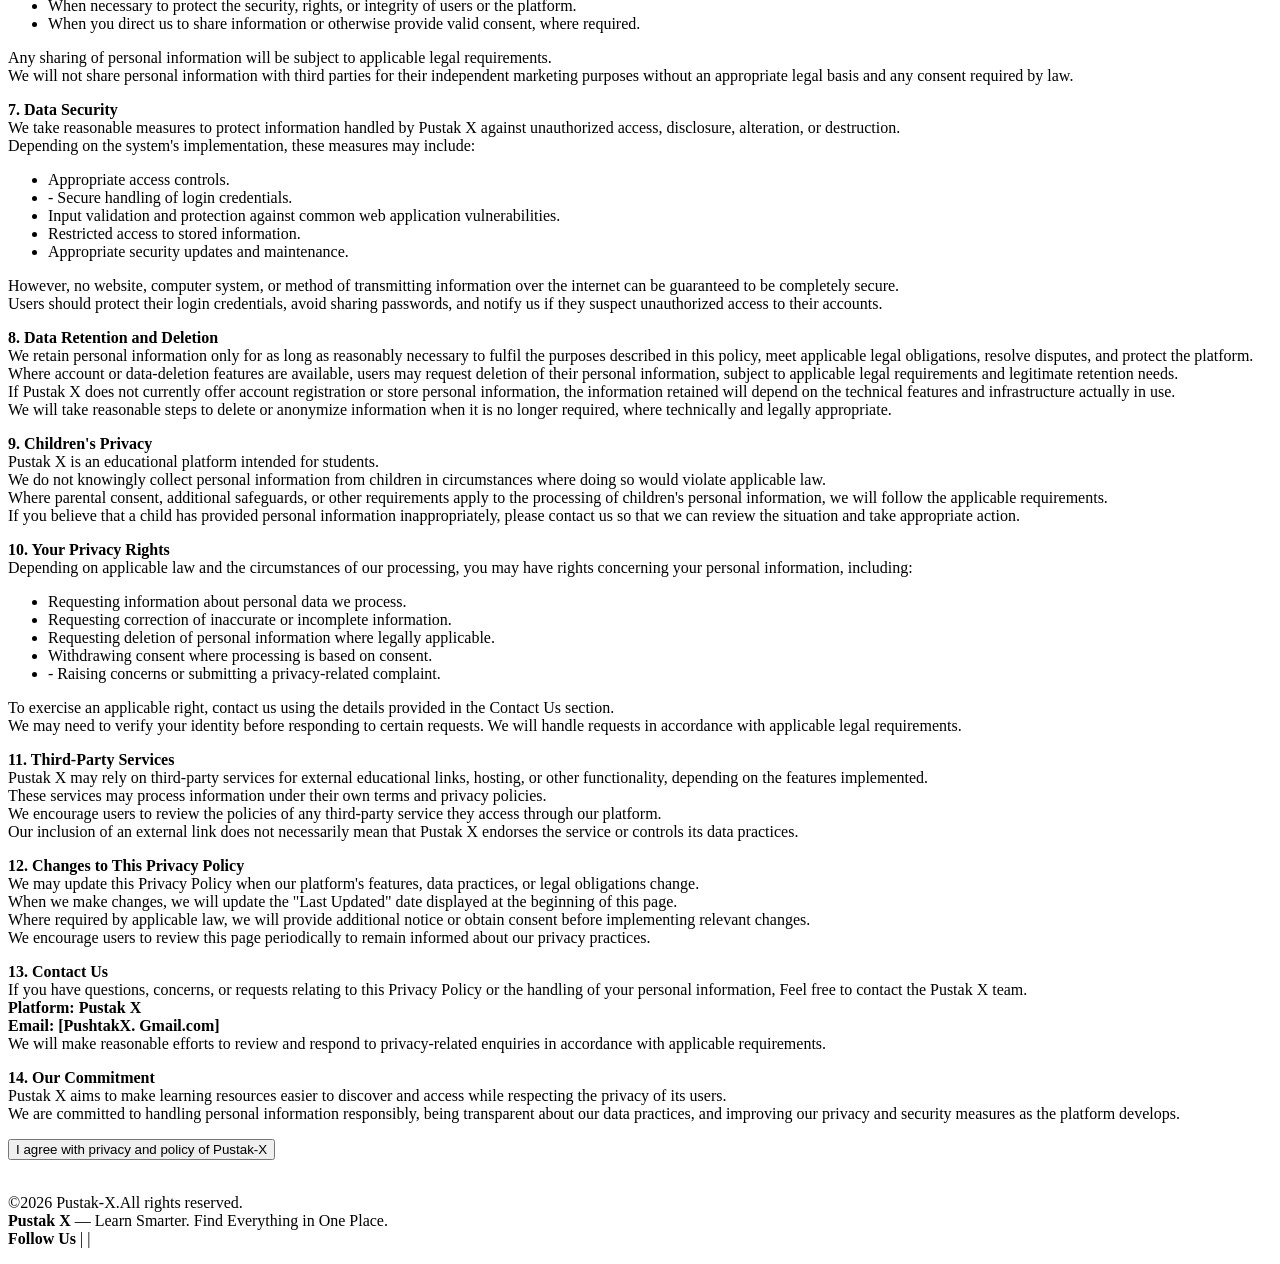
<file: privacypolicy.html>
<!doctype html>
<html lang="en">
  <head>
    <meta charset="UTF-8" />
    <meta name="viewport" content="width=device-width, initial-scale=1.0" />
    <title>PushtakX | Privacy Pol[cy</title>
  </head>
  <body>
    <header>
      <div>
        <img src="IMG/VIDEO/pustakX.jpeg" alt="Pustak-X Logo" width="70" />
        <h1>Pustak-X</h1>
        <p><em>Read, Learn, Grow</em></p>
      </div>
      <h3>Privacy Policy</h3>
    </header>
    <main>
      <section>
        <p>
          <b>1. Introduction </b>
          <br />
          Welcome to Pustak X, an educational platform designed to help students access study materials, notes, previous-year question papers (PYQs), and educational video resources in one convenient place.
          <br> 
          At Pustak X, we respect your privacy and are committed to protecting your personal information. This Privacy Policy explains what information we may collect, how we use it, how we protect it, and what choices you have when using our platform.
          <br>
          By accessing or using Pustak X, you acknowledge that you have read this Privacy Policy. Where applicable law requires consent for a particular activity, we will obtain that consent separately.
        </p>
        <p>
          <b>2. Information We Collect</b>
          <br>
          We aim to collect only the information necessary to provide and improve our educational services.
          <br>
          Depending on the features you use, we may collect the following categories of information:
          <br>
          <br>
          <b>A. Personal Information</b>
          <br> 
          If our platform provides account registration or login features, we may collect information such as: 
          <ul>
            <li>Name or username.</li>
            <li>Email address.</li>
            <li>Login credentials, stored and processed using appropriate security measures.</li>
            <li>Academic information, such as course, semester, or subjects, if you choose to provide it.</li>
          </ul>
          We will not request sensitive personal information unless it is necessary for a specific feature and there is an appropriate legal basis for collecting it.
          <br>
          <br>
          <b>B. Usage Information</b>
          <br>
          When you use Pustak X, our systems may process limited technical information, such as:
          <ul>
           <li>Pages or resources accessed.</li>
           <li>Browser type and device information.</li>
           <li>Date and time of access.</li>
           <li> Basic diagnostic information required to identify errors and maintain website functionality.</li>
          </ul>
         This information will be collected only where our technical setup supports such collection and where applicable privacy requirements are satisfied.
          <br>
          <br>
          <b>C. Study Resources</b>
          <br>
          Pustak X may provide educational materials, including notes, PYQs, documents, and links to external learning resources.
          <br> 
          If you submit, upload, save, or interact with study materials through features we offer, we may process the information needed to provide those features.
          <br>
          Please avoid including personal or confidential information in materials you submit.
        </p>
        <p>
          <b>3. How We Use Your Information</b>
          <br>
          We may use the information described above for the following purposes:
          <ul>
           <li>To provide access to educational resources.</li>
           <li>To manage user accounts, where available.</li>
           <li>To organize and display study materials by subject, course, or semester.</li>
           <li>To improve website navigation and user experience.</li>
           <li>To maintain the security and reliability of the platform.</li>
           <li>To diagnose technical problems and fix errors.</li>
           <li>To respond to questions, feedback, or support requests.</li>
           <li>- To comply with applicable legal obligations.</li>
          </ul>
          We will not use personal information for purposes that are incompatible with the purposes explained in this policy unless we have an appropriate legal basis and provide any notices or obtain any consent required by law.
        </p>
        <p>
          <b>4. Study Materials and External Resources</b>
          <br>
          Pustak X is intended to help students discover educational resources in one place.
          <br>
          Some materials may be hosted on our platform, while others may be accessible through external websites or services, including YouTube.
          <br>
          When you click an external link, you may be redirected to a third-party platform. Your interaction with that platform will be governed by its own privacy policy, terms, and data practices.
          <br>
          Pustak X does not control the privacy practices, availability, or content of third-party websites.
          <br>
          We encourage users to review the privacy policies of external platforms before providing personal information or interacting with their services.
        </p>
        <p>
          <b>5. Cookies and Similar Technologies</b>
          <br>Pustak X may use cookies or similar technologies if required for its functionality.
          <br>
          Depending on the features implemented, these technologies may be used to:
          <ul>
           <li>Maintain login sessions.</li>
           <li>Remember certain preferences</li>
           <li>Support website security.</li>
           <li>Understand basic website usage, where analytics tools are implemented.</li>
          </ul>
          We will disclose relevant tracking technologies and obtain consent where required by applicable law.
          <br>
          You can manage cookies through your browser settings. Disabling certain cookies may affect features that depend on them.
          <br>
          We will not claim to use analytics, advertising, or tracking technologies unless they are actually implemented on our platform.
        </p>
        <p>
          <b>6. Sharing of Information</b>
          <br>
          We respect your privacy and do not sell your personal information.
          <br>
          We may disclose information only when appropriate and necessary, such as:
          <ul>
           <li>To service providers that help operate or maintain the platform, where applicable.</li>
           <li>When required by law or a valid legal process.</li>
           <li>When necessary to protect the security, rights, or integrity of users or the platform.</li>
           <li>When you direct us to share information or otherwise provide valid consent, where required.</li>
          </ul>
           Any sharing of personal information will be subject to applicable legal requirements.
          <br>
          We will not share personal information with third parties for their independent marketing purposes without an appropriate legal basis and any consent required by law.
        </p>
        <p>
          <b>7. Data Security</b>
          <br>
          We take reasonable measures to protect information handled by Pustak X against unauthorized access, disclosure, alteration, or destruction.
          <br>
          Depending on the system's implementation, these measures may include:
          <ul> 
           <li>Appropriate access controls.</li>
           <li>- Secure handling of login credentials.</li>
           <li>Input validation and protection against common web application vulnerabilities.</li>
           <li>Restricted access to stored information.</li>
           <li>Appropriate security updates and maintenance.</li>
          </ul>
          However, no website, computer system, or method of transmitting information over the internet can be guaranteed to be completely secure.
          <br>
          Users should protect their login credentials, avoid sharing passwords, and notify us if they suspect unauthorized access to their accounts.
        </p>
        <p>
          <b>8. Data Retention and Deletion</b>
          <br>
          We retain personal information only for as long as reasonably necessary to fulfil the purposes described in this policy, meet applicable legal obligations, resolve disputes, and protect the platform.
          <br>
          Where account or data-deletion features are available, users may request deletion of their personal information, subject to applicable legal requirements and legitimate retention needs.
          <br>
          If Pustak X does not currently offer account registration or store personal information, the information retained will depend on the technical features and infrastructure actually in use.
          <br>
          We will take reasonable steps to delete or anonymize information when it is no longer required, where technically and legally appropriate.
        </p>
        <p>
          <b>9. Children's Privacy</b>
          <br>
          Pustak X is an educational platform intended for students.
          <br>
          We do not knowingly collect personal information from children in circumstances where doing so would violate applicable law.
          <br>
          Where parental consent, additional safeguards, or other requirements apply to the processing of children's personal information, we will follow the applicable requirements.
          <br>
          If you believe that a child has provided personal information inappropriately, please contact us so that we can review the situation and take appropriate action.
        </p>
        <p>
          <b>10. Your Privacy Rights</b>
          <br>
          Depending on applicable law and the circumstances of our processing, you may have rights concerning your personal information, including:
          <ul>
           <li>Requesting information about personal data we process.</li>
           <li>Requesting correction of inaccurate or incomplete information.</li>
           <li>Requesting deletion of personal information where legally applicable.</li>
           <li>Withdrawing consent where processing is based on consent.</li>
           <li>- Raising concerns or submitting a privacy-related complaint.</li>
          </ul>
          To exercise an applicable right, contact us using the details provided in the Contact Us section.
          <br>
          We may need to verify your identity before responding to certain requests. We will handle requests in accordance with applicable legal requirements.
        </p>
        <p>
          <b>11. Third-Party Services</b>
          <br>
          Pustak X may rely on third-party services for external educational links, hosting, or other functionality, depending on the features implemented.
          <br>
          These services may process information under their own terms and privacy policies.
          <br>
          We encourage users to review the policies of any third-party service they access through our platform.
          <br>
          Our inclusion of an external link does not necessarily mean that Pustak X endorses the service or controls its data practices.</p>
          <p>
          <b>12. Changes to This Privacy Policy</b>
          <br>
          We may update this Privacy Policy when our platform's features, data practices, or legal obligations change.
          <br>
          When we make changes, we will update the "Last Updated" date displayed at the beginning of this page.
          <br>
          Where required by applicable law, we will provide additional notice or obtain consent before implementing relevant changes.
          <br>
          We encourage users to review this page periodically to remain informed about our privacy practices.
        </p>
        <p>
          <b>13. Contact Us</b>
          <br>If you have questions, concerns, or requests relating to this Privacy Policy or the handling of your personal information, Feel free to contact the Pustak X team.<br>
          <b>Platform: Pustak X
          <br>
          Email: [PushtakX. Gmail.com]</b>
          <br>
          We will make reasonable efforts to review and respond to privacy-related enquiries in accordance with applicable requirements.
        </p>
        <p>
          <b>14. Our Commitment</b>
          <br>
          Pustak X aims to make learning resources easier to discover and access while respecting the privacy of its users.
          <br>
          We are committed to handling personal information responsibly, being transparent about our data practices, and improving our privacy and security measures as the platform develops.
        </p>
      </section>
        <form action="contact.html">
         <button type="submit">I agree with privacy and policy of Pustak-X</button>
        </form>
      <br>
    </main>
    <footer>
     <p>
        &copy;2026 Pustak-X.All rights reserved. <br />
        <b> Pustak X </b>
        — Learn Smarter. Find Everything in One Place.
      <br>
      <b>Follow Us</b>

      <a href="#" target="_blank">
        <i class="fa-brands fa-instagram"></i>
      </a>
      |

      <a href="#" target="_blank">
        <i class="fa-brands fa-facebook"></i>
      </a>
      |

      <a href="#" target="_blank">
        <i class="fa-brands fa-x-twitter"></i>
      </a>
      </p>
    </footer>
  </body>
</html>
</file>
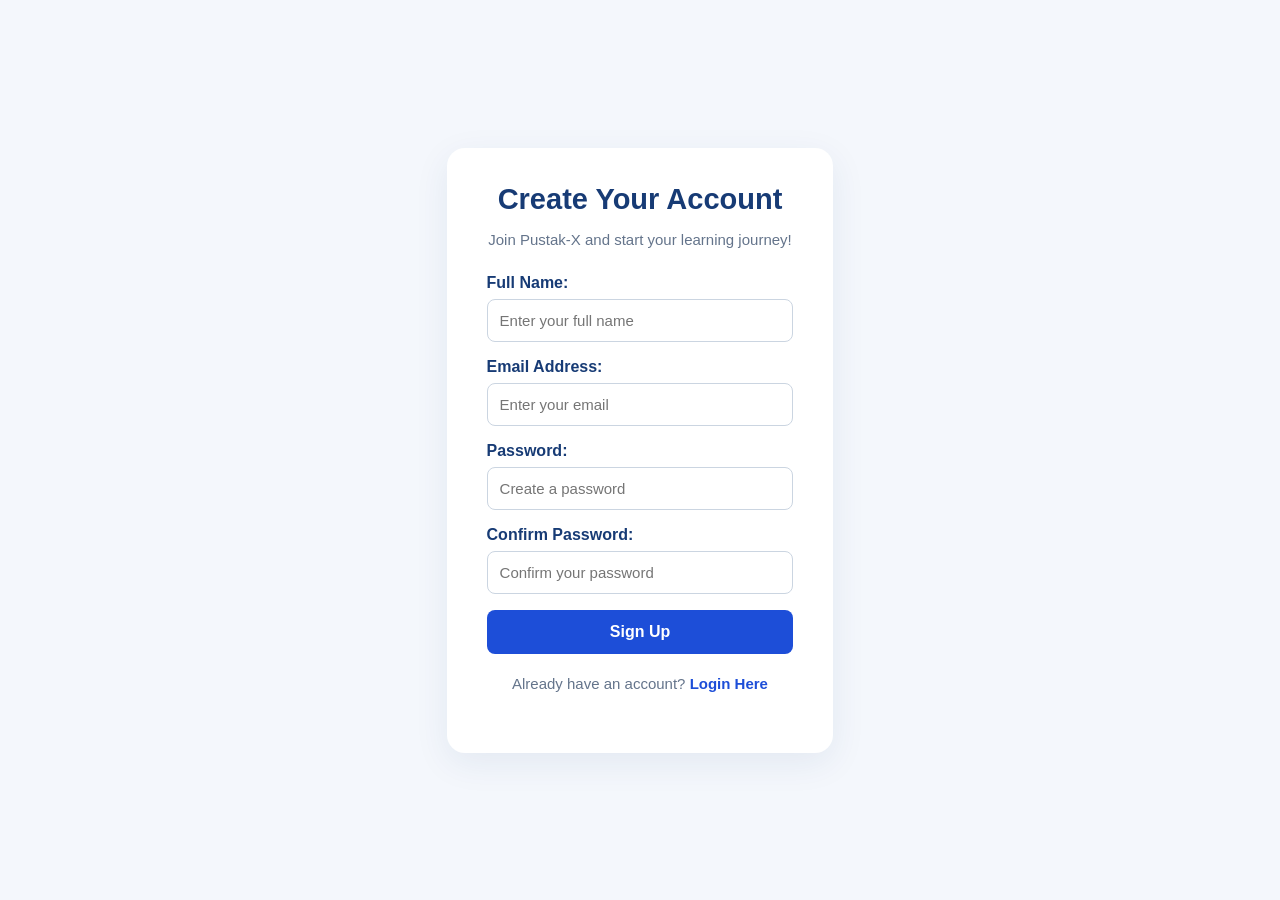
<file: signup.html>
<!doctype html>
<html lang="en">
  <head>
    <meta charset="UTF-8" />
    <meta name="viewport" content="width=device-width, initial-scale=1.0" />
    <title>Pustak-X | Signup</title>
    <link rel="stylesheet" href="signup.css">
  </head>
  <body>
    <!-- <h2>Sign-Up</h2>
    <form action="index.html" method="get">
      <table>
        <tr>
          <td><label for="name">Name:</label></td>
          <td>
            <input
              type="text"
              id="name"
              name="username"
              placeholder="Enter your name"
              required
            />
          </td>
        </tr>
        <tr>
          <td><label for="email">E-Mail:</label></td>
          <td>
            <input
              type="email"
              id="email"
              name="email"
              placeholder="Enter your email"
              required
            />
          </td>
        </tr>
        <tr>
          <td><label for="password">Password:</label></td>
          <td>
            <input
              type="password"
              id="password"
              name="password"
              placeholder="Create password"
            />
          </td>
        </tr>
        <tr>
          <td><label for="confirm-password">Confirm Password:</label></td>
          <td>
            <input
              type="password"
              id="confirm-password"
              name="confirm_password"
              placeholder="Re-enter password"
              required
            />
          </td>
        </tr>
        <tr>
          <td colspan="2">
            <button type="submit">SIGN-UP</button>
            <button type="reset">RESET</button>
          </td>
        </tr>
      </table>
    </form>
    <p>
      Already have an account?
      <a href="login.html">Login</a>
    </p> -->

    
<main>
    <div class="signup-container">

        <h2>Create Your Account</h2>
        <p>Join Pustak-X and start your learning journey!</p>

        <form action="index.html" method="post">

            <label for="name">Full Name:</label>
            <input type="text" id="name" name="name"
            placeholder="Enter your full name" required>

            <label for="email">Email Address:</label>
            <input type="email" id="email" name="email"
            placeholder="Enter your email" required>

            <label for="password">Password:</label>
            <input type="password" id="password" name="password"
            placeholder="Create a password" required>

            <label for="confirm-password">Confirm Password:</label>
            <input type="password" id="confirm-password"
            name="confirm-password"
            placeholder="Confirm your password" required>

            <button type="submit">Sign Up</button>

        </form>
        <br>
        <p>Already have an account?
            <a href="login.html">Login Here</a>
        </p>

    </div>
</main>
  </body>
</html>
</file>
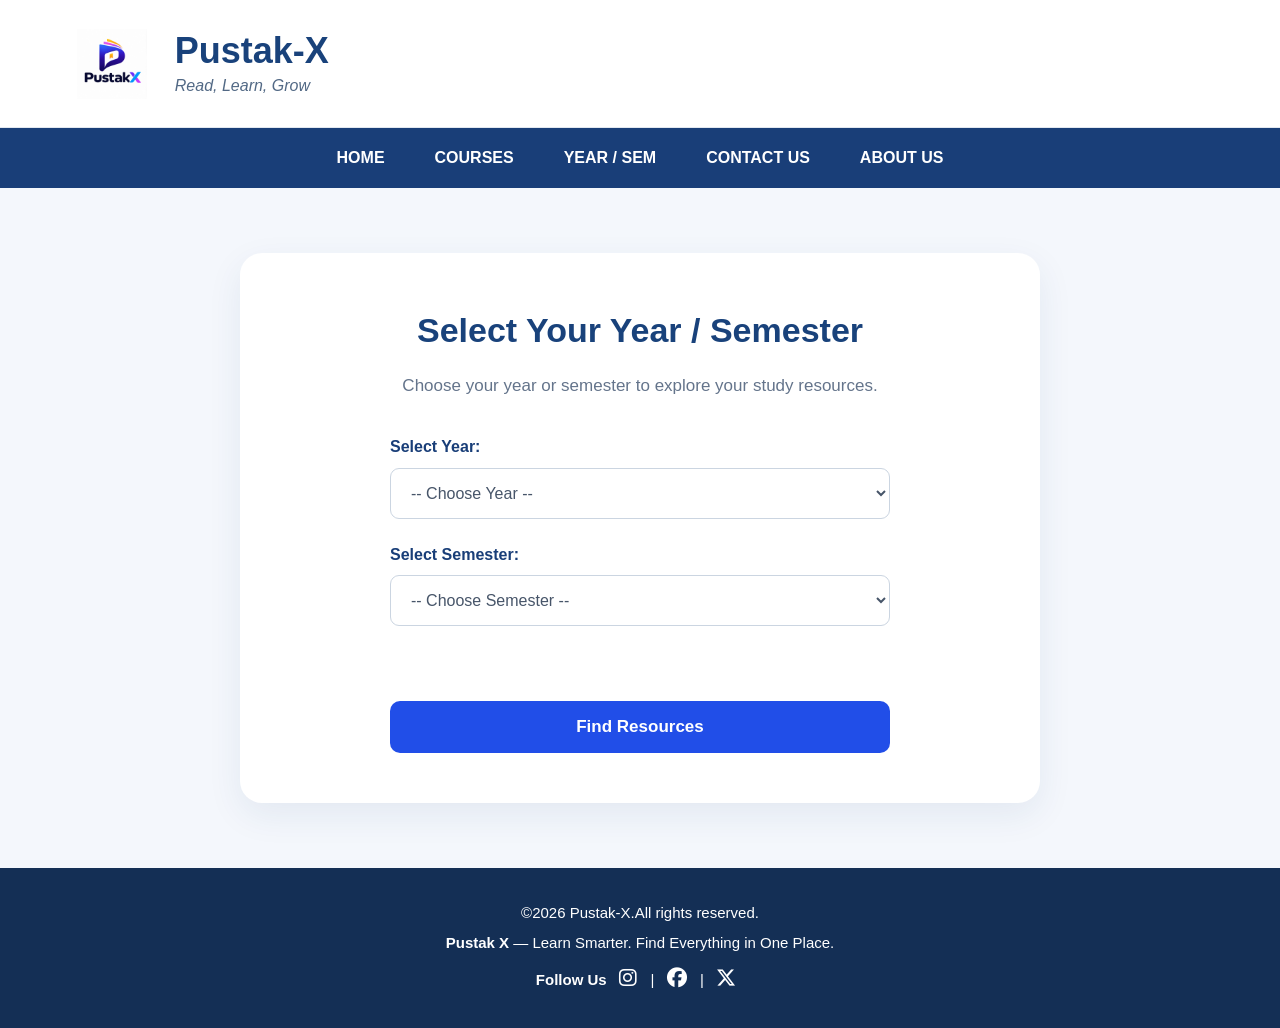
<file: yearsem.html>
<!doctype html>
<html lang="en">
  <head>
    <meta charset="UTF-8" />
    <meta name="viewport" content="width=device-width, initial-scale=1.0" />
    <title>Pustak-X | Year & Semester</title>
    <link rel="stylesheet" href="yearsem.css">
     <link
      rel="stylesheet"
      href="https://cdnjs.cloudflare.com/ajax/libs/font-awesome/6.5.2/css/all.min.css"
    />
  </head>
  <body>
    <!-- Header Section -->
    <header>
      <div>
        <img src="IMG/VIDEO/pustakX.jpeg" alt="Pustak-X Logo" width="70" />
        <h1>Pustak-X</h1>
        <p><em>Read, Learn, Grow</em></p>
      </div>
    </header>

    <!-- Navigation Bar -->
    <nav>
      <ul>
        <li><a href="index.html">HOME</a></li>
        <li><a href="course.html">COURSES</a></li>
        <li><a href="yearsem.html">YEAR / SEM</a></li>
        <li><a href="contact.html">CONTACT US</a></li>
        <li><a href="aboutus.html">ABOUT US</a></li>
      </ul>
    </nav>

    <!-- Main Content -->
    <main>
      <section>
        <h2>Select Your Year / Semester</h2>

        <p>Choose your year or semester to explore your study resources.</p>

        <form action="resources.html" method="get">
          <!-- Year Selection -->
          <label for="year">Select Year:</label>

          <select id="year" name="year" required>
            <option value="">-- Choose Year --</option>
            <option value="Year-1">First Year</option>
            <option value="Year-2">Second Year</option>
            <option value="Year-3">Third Year</option>
          </select>


          <!-- Sem Selection -->
          <label for="semester">Select Semester:</label>

          <select id="semester" name="semester" required>
            <option value="">-- Choose Semester --</option>
            <option value="Sem-1">Semester 1</option>
            <option value="Sem-2">Semester 2</option>
            <option value="Sem-3">Semester 3</option>
            <option value="Sem-4">Semester 4</option>
            <option value="Sem-5">Semester 5</option>
            <option value="Sem-6">Semester 6</option>
          </select>

          <br /><br />

          <button type="submit">Find Resources</button>
        </form>
      </section>
    </main>

    <!-- Footer Section -->
    <footer>
      <p>
        &copy;2026 Pustak-X.All rights reserved. <br />
        <b> Pustak X </b>
        — Learn Smarter. Find Everything in One Place.
      <br>
      <b>Follow Us</b>

      <a href="#" target="_blank">
        <i class="fa-brands fa-instagram"></i>
      </a>
      |

      <a href="#" target="_blank">
        <i class="fa-brands fa-facebook"></i>
      </a>
      |

      <a href="#" target="_blank">
        <i class="fa-brands fa-x-twitter"></i>
      </a>
      </p>
    </footer>
  </body>
</html>
</file>
<file: index.css>
/* =====================================
   PUSTAK-X | INDEX PAGE CSS
   ===================================== */

/* ===== GENERAL STYLE ===== */

* {
    margin: 0;
    padding: 0;
    box-sizing: border-box;
}

html, body {
    min-height: 100%;
}

body {
    font-family: Arial, sans-serif;
    background-color: #f4f7fc;
    color: #1e293b;
    line-height: 1.6;

    display: flex;
    flex-direction: column;
    min-height: 100vh;
}


/* ===== HEADER ===== */

header {
    background-color: #ffffff;
    min-height: 128px;
    padding: 20px 6%;

    display: flex;
    align-items: center;
    justify-content: space-between;

    border-bottom: 1px solid #e2e8f0;
}

/* Logo and Website Name */

header div:first-child {
    display: grid;
    grid-template-columns: 80px auto;
    grid-template-rows: auto auto;
    align-items: center;
    column-gap: 18px;
}

header img {
    grid-column: 1;
    grid-row: 1 / 3;
    width: 70px;
    height: auto;
}

header h1 {
    grid-column: 2;
    grid-row: 1;

    font-size: 36px;
    color: #19427b;
    line-height: 1.2;
}

header p {
    grid-column: 2;
    grid-row: 2;

    color: #526985;
    font-size: 16px;
    font-style: italic;
}

/* Login / Signup Button */

header div:last-child a {
    display: inline-block;
    background-color: #214ee8;
    color: #ffffff;

    padding: 15px 24px;
    border-radius: 10px;

    text-decoration: none;
    font-size: 18px;

    transition: 0.3s;
}

header div:last-child a:hover {
    background-color: #173bb5;
}


/* ===== MAIN SECTION ===== */

main {
    width: 100%;
    flex: 1;

    display: flex;
    flex-direction: column;
    align-items: center;

    padding: 70px 20px;
    gap: 35px;
}


/* ===== WELCOME CARD ===== */

main > section:first-child {
    width: 100%;
    max-width: 1010px;

    background-color: #ffffff;

    padding: 52px 36px;
    border-radius: 22px;

    text-align: center;

    box-shadow: 0 12px 35px rgba(30, 64, 120, 0.08);
}

main h2 {
    font-size: 38px;
    color: #19427b;
    margin-bottom: 20px;
}

main > section:first-child > p {
    font-size: 19px;
    color: #64748b;
    margin-bottom: 32px;
}


/* ===== NAVIGATION BAR ===== */

main nav {
    background-color: #193e78;
    border-radius: 10px;
    padding: 17px 15px;
}

main nav ul {
    list-style: none;

    display: flex;
    align-items: center;
    justify-content: center;
    gap: 50px;
}

main nav ul li a {
    color: #ffffff;
    text-decoration: none;

    font-size: 16px;
    font-weight: bold;

    transition: 0.3s;
}

main nav ul li a:hover {
    color: #a9caff;
}


/* ===== SEARCH SECTION ===== */

main > section:last-child {
    width: 100%;
    max-width: 1010px;

    background-color: #ffffff;

    padding: 42px 36px;
    border-radius: 20px;

    box-shadow: 0 12px 35px rgba(30, 64, 120, 0.08);
}

main > section:last-child form {
    display: flex;
    align-items: center;
    gap: 12px;
}

/* Hide Search Label Visually */

main > section:last-child label {
    position: absolute;
    width: 1px;
    height: 1px;
    overflow: hidden;
    clip-path: inset(50%);
}

main input[type="search"] {
    flex: 1;
    min-width: 0;

    padding: 16px 19px;

    border: 1px solid #cbd5e1;
    border-radius: 10px;

    font-size: 17px;
    outline: none;
}

main input[type="search"]:focus {
    border-color: #214ee8;
}

main button {
    background-color: #214ee8;
    color: #ffffff;

    border: none;
    border-radius: 10px;

    padding: 16px 28px;

    font-size: 17px;
    font-weight: bold;

    cursor: pointer;
    transition: 0.3s;
}

main button:hover {
    background-color: #173bb5;
}


/* ===== FOOTER ===== */

footer {
    background-color: #142f55;
    color: #ffffff;

    text-align: center;
    padding: 30px 20px;

    width: 100%;
}

footer p {
    font-size: 15px;
    line-height: 2;
}

footer b {
    color: #ffffff;
}

footer a {
    color: #ffffff;
    text-decoration: none;

    font-size: 20px;
    margin: 0 8px;

    transition: 0.3s;
}

footer a:hover {
    color: #8dbbff;
}


/* ===== RESPONSIVE DESIGN ===== */

@media (max-width: 768px) {

    header {
        padding: 18px 4%;
        gap: 15px;
    }

    header h1 {
        font-size: 27px;
    }

    header img {
        width: 55px;
    }

    header div:first-child {
        grid-template-columns: 60px auto;
        column-gap: 8px;
    }

    header div:last-child a {
        font-size: 13px;
        padding: 12px;
    }

    main {
        padding: 35px 15px;
    }

    main > section:first-child,
    main > section:last-child {
        padding: 30px 20px;
    }

    main h2 {
        font-size: 29px;
    }

    main > section:first-child > p {
        font-size: 16px;
    }

    main nav ul {
        flex-wrap: wrap;
        gap: 18px 25px;
    }

    main nav ul li a {
        font-size: 14px;
    }
}

@media (max-width: 480px) {

    header {
        flex-direction: column;
        align-items: flex-start;
    }

    main > section:last-child form {
        flex-direction: column;
    }

    main input[type="search"],
    main button {
        width: 100%;
    }

    main nav ul {
        flex-direction: column;
        gap: 12px;
    }
}
</file>
<file: aboutus.css>
/* =====================================
   PUSTAK-X | ABOUT US PAGE CSS
   ===================================== */


/* ===== GENERAL STYLE ===== */

* {
    margin: 0;
    padding: 0;
    box-sizing: border-box;
}

html, body {
    min-height: 100%;
}

body {
    font-family: Arial, sans-serif;
    background-color: #f4f7fc;
    color: #1e293b;
    line-height: 1.6;

    display: flex;
    flex-direction: column;
    min-height: 100vh;
}


/* ===== HEADER - SAME AS YEARSEM ===== */

header {
    background-color: #ffffff;
    padding: 20px 0 0;

    display: flex;
    flex-direction: column;
    align-items: stretch;

    border-bottom: 1px solid #e2e8f0;
}


/* ===== LOGO AND WEBSITE NAME ===== */

header > div {
    display: grid;
    grid-template-columns: 80px auto;
    grid-template-rows: auto auto;
    align-items: center;
    column-gap: 18px;

    margin: 15px 6% 35px;
}

header img {
    grid-column: 1;
    grid-row: 1 / 3;

    width: 70px;
    height: auto;
}

header h1 {
    grid-column: 2;
    grid-row: 1;

    font-size: 36px;
    color: #19427b;
    line-height: 1.2;
}

header p {
    grid-column: 2;
    grid-row: 2;

    color: #526985;
    font-size: 16px;
    font-style: italic;
}


/* ===== NAVIGATION BAR - SAME AS YEARSEM ===== */

header > ul {
    background-color: #193e78;
    width: 100%;
    padding: 17px 15px;

    list-style: none;

    display: flex;
    align-items: center;
    justify-content: center;
    gap: 50px;
}

header > ul li a {
    color: #ffffff;
    text-decoration: none;

    font-size: 16px;
    font-weight: bold;

    transition: 0.3s;
}

header > ul li a:hover {
    color: #a9caff;
}


/* ===== MAIN SECTION ===== */

main {
    width: 100%;
    flex: 1;

    display: flex;
    flex-direction: column;
    align-items: center;

    padding: 60px 20px;
    gap: 30px;
}


/* ===== ALL CONTENT SECTIONS ===== */

main > section {
    width: 100%;
    max-width: 1000px;

    background-color: #ffffff;

    padding: 40px 35px;
    border-radius: 20px;

    box-shadow: 0 12px 35px rgba(30, 64, 120, 0.08);
}


/* ===== OUR DETAILS SECTION ===== */

main > section:first-child {
    text-align: center;
}

main > section:first-child h2 {
    font-size: 34px;
    color: #19427b;
    margin-bottom: 20px;
}

main address {
    font-style: normal;
    color: #475569;
    font-size: 16px;
    line-height: 2;
    margin-bottom: 20px;
}

main address strong {
    color: #19427b;
    font-size: 19px;
}

main > section:first-child p {
    color: #475569;
    font-size: 16px;
    margin-top: 10px;
}

main > section:first-child a {
    color: #214ee8;
    text-decoration: none;
}

main > section:first-child a:hover {
    text-decoration: underline;
}


/* ===== ABOUT PUSTAK-X SECTION ===== */

.about-pustak {
    text-align: left;
}

.about-pustak h2 {
    font-size: 32px;
    color: #19427b;
    margin-bottom: 20px;
}

.about-pustak p {
    font-size: 16px;
    color: #64748b;
    margin-bottom: 18px;
}

.about-pustak h3 {
    font-size: 23px;
    color: #19427b;
    margin: 25px 0 12px;
}


/* ===== WHAT WE OFFER LIST ===== */

.about-pustak ul {
    padding-left: 25px;
    margin-bottom: 20px;
}

.about-pustak ul li {
    color: #334155;
    font-size: 16px;
    padding: 5px 0;
}


/* ===== TAGLINE ===== */

.about-pustak .tagline {
    color: #214ee8;
    font-size: 19px;
    text-align: center;
    margin-top: 25px;
}


/* ===== FOLLOW US SECTION ===== */

main > section:last-child h3 {
    color: #19427b;
    font-size: 25px;
    margin-bottom: 18px;
}

main > section:last-child ul {
    list-style: none;

    display: flex;
    flex-wrap: wrap;
    gap: 20px;
}

main > section:last-child ul li a {
    display: inline-block;

    color: #214ee8;
    text-decoration: none;

    font-size: 16px;
    font-weight: bold;

    transition: 0.3s;
}

main > section:last-child ul li a:hover {
    color: #173bb5;
    text-decoration: underline;
}


/* ===== FOOTER - SAME AS YEARSEM ===== */

footer {
    background-color: #142f55;
    color: #ffffff;

    text-align: center;
    padding: 30px 20px;

    width: 100%;
}

footer p {
    font-size: 15px;
    line-height: 2;
}

footer b {
    color: #ffffff;
}

footer a {
    color: #ffffff;
    text-decoration: none;

    font-size: 20px;
    margin: 0 8px;

    transition: 0.3s;
}

footer a:hover {
    color: #8dbbff;
}


/* ===== RESPONSIVE DESIGN ===== */

@media (max-width: 768px) {

    /* Header */

    header > div {
        margin: 15px 4% 30px;
        grid-template-columns: 60px auto;
        column-gap: 8px;
    }

    header h1 {
        font-size: 27px;
    }

    header img {
        width: 55px;
    }


    /* Navigation */

    header > ul {
        flex-wrap: wrap;
        gap: 18px 25px;
    }

    header > ul li a {
        font-size: 14px;
    }


    /* Main */

    main {
        padding: 40px 15px;
    }

    main > section {
        padding: 30px 25px;
    }

    main > section:first-child h2,
    .about-pustak h2 {
        font-size: 28px;
    }
}


/* ===== SMALL MOBILE SCREEN ===== */

@media (max-width: 480px) {

    header > ul {
        flex-direction: column;
        gap: 12px;
    }

    main {
        padding: 30px 12px;
    }

    main > section {
        padding: 25px 18px;
    }

    main > section:first-child h2,
    .about-pustak h2 {
        font-size: 24px;
    }

    .about-pustak h3 {
        font-size: 20px;
    }

    main > section:last-child ul {
        flex-direction: column;
        gap: 12px;
    }
}
</file>
<file: resource.css>
/* ===== GENERAL STYLE ===== */

* {
    margin: 0;
    padding: 0;
    box-sizing: border-box;
}

body {
    font-family: Arial, sans-serif;
    background-color: #f4f7fc;
    color: #1e293b;
    line-height: 1.6;
}

/* ===== HEADER ===== */

header {
    background-color: #ffffff;
    padding: 20px 30px;
    border-bottom: 1px solid #e2e8f0;
}

header > div {
    display: grid;
    grid-template-columns: 80px auto;
    grid-template-rows: auto auto;
    align-items: center;
    column-gap: 15px;
}

header img {
    grid-column: 1;
    grid-row: 1 / 3;
    width: 70px;
    height: 70px;
    object-fit: contain;
}

header h1 {
    grid-column: 2;
    grid-row: 1;
    color: #19427b;
    font-family: Arial, sans-serif;
    font-size: 30px;
    margin: 0;
}

header p {
    grid-column: 2;
    grid-row: 2;
    color: #526985;
    font-family: Arial, sans-serif;
    font-size: 14px;
    margin: 0;
}
/* ===== NAVIGATION BAR ===== */

nav {
    background-color: #193e78;
    padding: 14px 20px;
}

nav ul {
    list-style: none;
    display: flex;
    justify-content: center;
    align-items: center;
    gap: 50px;
    flex-wrap: wrap;
}

nav ul li a {
    color: #ffffff;
    text-decoration: none;
    font-size: 15px;
    font-weight: bold;
    font-family: Arial, sans-serif;
    transition: 0.3s;
}

nav ul li a:hover {
    color: #a9caff;
}

/* ===== MAIN CONTENT ===== */

main {
    max-width: 1100px;
    margin: 35px auto;
    padding: 20px;
}

main > h2 {
    color: #19427b;
    text-align: center;
    font-size: 30px;
    margin-bottom: 12px;
}

main > p {
    text-align: center;
    color: #526985;
    margin-bottom: 30px;
}

/* ===== YEAR CARDS ===== */

main > section[id$="-year"] {
    background-color: #ffffff;
    padding: 25px;
    margin-bottom: 30px;
    border-radius: 12px;
    box-shadow: 0 4px 12px rgba(0, 0, 0, 0.08);
}

main > section[id$="-year"] > h2 {
    color: #19427b;
    font-size: 24px;
    margin-bottom: 20px;
    border-bottom: 2px solid #dbeafe;
    padding-bottom: 10px;
}

/* ===== SEMESTER CARDS ===== */

main > section[id$="-year"] > section {
    background-color: #f4f7fc;
    padding: 20px;
    margin-bottom: 20px;
    border-radius: 10px;
    border-left: 4px solid #214ee8;
}

main > section[id$="-year"] > section:last-child {
    margin-bottom: 0;
}

main > section[id$="-year"] > section h3 {
    color: #193e78;
    font-size: 20px;
    margin-bottom: 10px;
}

main > section[id$="-year"] > section p {
    color: #526985;
    margin-bottom: 15px;
}

main > section[id$="-year"] > section h4 {
    color: #19427b;
    font-size: 17px;
    margin-bottom: 12px;
}

/* ===== RESOURCE LINKS ===== */

main > section[id$="-year"] > section ul {
    list-style: none;
    display: grid;
    grid-template-columns: repeat(2, 1fr);
    gap: 12px;
}

main > section[id$="-year"] > section ul li a {
    display: block;
    background-color: #ffffff;
    color: #214ee8;
    text-decoration: none;
    padding: 12px 15px;
    border-radius: 7px;
    border: 1px solid #dbeafe;
    font-size: 15px;
    transition: 0.3s;
}

main > section[id$="-year"] > section ul li a:hover {
    background-color: #214ee8;
    color: #ffffff;
}

/* ===== RESOURCE NAVIGATION ===== */

.resource-navigation {
    display: flex;
    justify-content: center;
    gap: 15px;
    flex-wrap: wrap;
    margin: 35px 0;
}

.nav-btn {
    display: inline-block;
    padding: 12px 20px;
    border-radius: 7px;
    color: #ffffff;
    text-decoration: none;
    font-weight: bold;
    font-family: Arial, sans-serif;
    transition: 0.3s;
}

.explore-btn {
    background-color: #214ee8;
}

.back-btn {
    background-color: #193e78;
}

.privacy-btn {
    background-color: #526985;
}

.nav-btn:hover {
    background-color: #173bb5;
    color: #ffffff;
}

/* ===== FOOTER ===== */

footer {
    background-color: #142f55;
    color: #ffffff;
    text-align: center;
    padding: 22px 15px;
    margin-top: 40px;
}

footer p {
    font-size: 14px;
    line-height: 2;
}

footer a {
    color: #ffffff;
    text-decoration: none;
    margin: 0 5px;
    font-size: 17px;
}

footer a:hover {
    color: #8dbbff;
}

/* ===== RESPONSIVE DESIGN ===== */

@media (max-width: 768px) {
    nav ul {
        gap: 20px;
    }

    main {
        padding: 15px;
    }
}

@media (max-width: 480px) {
    header > div {
        justify-content: center;
        text-align: center;
    }

    nav ul {
        flex-direction: column;
        gap: 12px;
    }

    main > section[id$="-year"] > section ul {
        grid-template-columns: 1fr;
    }

    .resource-navigation {
        flex-direction: column;
    }

    .nav-btn {
        text-align: center;
    }
}
</file>
<file: contact.css>
/* =====================================
   PUSTAK-X | CONTACT PAGE CSS
   ===================================== */


/* ===== GENERAL STYLE ===== */

* {
    margin: 0;
    padding: 0;
    box-sizing: border-box;
}

html, body {
    min-height: 100%;
}

body {
    font-family: Arial, sans-serif;
    background-color: #f4f7fc;
    color: #1e293b;
    line-height: 1.6;

    display: flex;
    flex-direction: column;
    min-height: 100vh;
}


/* ===== HEADER - SAME AS YEARSEM ===== */

header {
    background-color: #ffffff;
    padding: 20px 0 0;

    display: flex;
    flex-direction: column;
    align-items: stretch;

    border-bottom: 1px solid #e2e8f0;
}


/* ===== LOGO AND WEBSITE NAME ===== */

header > div {
    display: grid;
    grid-template-columns: 80px auto;
    grid-template-rows: auto auto;
    align-items: center;
    column-gap: 18px;

    margin: 15px 6% 35px;
}

header img {
    grid-column: 1;
    grid-row: 1 / 3;

    width: 70px;
    height: auto;
}

header h1 {
    grid-column: 2;
    grid-row: 1;

    font-size: 36px;
    color: #19427b;
    line-height: 1.2;
}

header p {
    grid-column: 2;
    grid-row: 2;

    color: #526985;
    font-size: 16px;
    font-style: italic;
}


/* ===== NAVIGATION BAR - SAME AS YEARSEM ===== */

nav {
    background-color: #193e78;
    width: 100%;
    padding: 17px 15px;
}

nav ul {
    list-style: none;

    display: flex;
    align-items: center;
    justify-content: center;
    gap: 50px;
}

nav ul li a {
    color: #ffffff;
    text-decoration: none;

    font-size: 16px;
    font-weight: bold;

    transition: 0.3s;
}

nav ul li a:hover {
    color: #a9caff;
}


/* ===== MAIN SECTION ===== */

main {
    width: 100%;
    flex: 1;

    display: flex;
    flex-direction: column;
    align-items: center;

    padding: 60px 20px;
    gap: 35px;
}


/* ===== CONTACT INTRODUCTION CARD ===== */

main > section:first-child {
    width: 100%;
    max-width: 950px;

    background-color: #ffffff;

    padding: 45px 35px;
    border-radius: 22px;

    text-align: center;

    box-shadow: 0 12px 35px rgba(30, 64, 120, 0.08);
}

main > section:first-child h2 {
    font-size: 34px;
    color: #19427b;
    margin-bottom: 15px;
}

main > section:first-child p {
    font-size: 17px;
    color: #64748b;
}


/* ===== CONTACT FORM CARD ===== */

main > section:last-child {
    width: 100%;
    max-width: 850px;

    background-color: #ffffff;

    padding: 40px;
    border-radius: 22px;

    box-shadow: 0 12px 35px rgba(30, 64, 120, 0.08);
}

main > section:last-child > h2 {
    font-size: 29px;
    color: #19427b;

    margin-bottom: 25px;
    text-align: center;
}


/* ===== FIELDSET ===== */

fieldset {
    border: 1px solid #d7e1ef;
    border-radius: 12px;

    padding: 25px;
    margin-bottom: 20px;
}

legend {
    color: #19427b;
    font-size: 18px;
    font-weight: bold;

    padding: 0 10px;
}


/* ===== FORM LABELS ===== */

form label {
    display: inline-block;

    color: #334155;
    font-size: 15px;
    font-weight: bold;

    margin-bottom: 7px;
}


/* ===== INPUT FIELDS ===== */

form input:not([type="checkbox"]):not([type="file"]),
form select,
form textarea {
    width: 100%;

    padding: 13px 15px;

    border: 1px solid #cbd5e1;
    border-radius: 8px;

    background-color: #ffffff;

    font-family: Arial, sans-serif;
    font-size: 15px;

    outline: none;
    transition: 0.3s;
}


/* ===== INPUT FOCUS ===== */

form input:focus,
form select:focus,
form textarea:focus {
    border-color: #214ee8;

    box-shadow: 0 0 0 3px rgba(33, 78, 232, 0.10);
}

form textarea {
    resize: vertical;
}


/* ===== FILE INPUT ===== */

form input[type="file"] {
    display: block;
    margin-top: 8px;
    font-size: 14px;
}

form small {
    display: inline-block;

    color: #64748b;
    font-size: 13px;

    margin-top: 5px;
}


/* ===== CHECKBOX ===== */

form input[type="checkbox"] {
    accent-color: #214ee8;
    margin-right: 7px;
}

form input[type="checkbox"] + label {
    display: inline;
    font-weight: normal;
    line-height: 1.8;
}


/* ===== PRIVACY POLICY LINK ===== */

form fieldset a {
    color: #214ee8;
    text-decoration: none;
}

form fieldset a:hover {
    text-decoration: underline;
}


/* ===== FORM BUTTONS ===== */

form button {
    background-color: #214ee8;
    color: #ffffff;

    border: none;
    border-radius: 8px;

    padding: 13px 25px;
    margin-right: 10px;

    font-size: 15px;
    font-weight: bold;

    cursor: pointer;
    transition: 0.3s;
}

form button:hover {
    background-color: #173bb5;
}


/* ===== CLEAR FORM BUTTON ===== */

form button[type="reset"] {
    background-color: #64748b;
}

form button[type="reset"]:hover {
    background-color: #475569;
}


/* ===== FOOTER - SAME AS YEARSEM ===== */

footer {
    background-color: #142f55;
    color: #ffffff;

    text-align: center;
    padding: 30px 20px;

    width: 100%;
}

footer p {
    font-size: 15px;
    line-height: 2;
}

footer b {
    color: #ffffff;
}

footer a {
    color: #ffffff;
    text-decoration: none;

    font-size: 20px;
    margin: 0 8px;

    transition: 0.3s;
}

footer a:hover {
    color: #8dbbff;
}


/* ===== RESPONSIVE DESIGN ===== */

@media (max-width: 768px) {

    /* Header */

    header > div {
        margin: 15px 4% 30px;
        grid-template-columns: 60px auto;
        column-gap: 8px;
    }

    header h1 {
        font-size: 27px;
    }

    header img {
        width: 55px;
    }


    /* Navigation */

    nav ul {
        flex-wrap: wrap;
        gap: 18px 25px;
    }

    nav ul li a {
        font-size: 14px;
    }


    /* Main */

    main {
        padding: 40px 15px;
    }

    main > section:first-child,
    main > section:last-child {
        padding: 30px 20px;
    }

    main > section:first-child h2 {
        font-size: 28px;
    }

    main > section:last-child > h2 {
        font-size: 25px;
    }

    fieldset {
        padding: 20px;
    }
}


/* ===== SMALL MOBILE SCREEN ===== */

@media (max-width: 480px) {

    nav ul {
        flex-direction: column;
        gap: 12px;
    }

    main {
        padding: 30px 12px;
    }

    main > section:first-child,
    main > section:last-child {
        padding: 25px 18px;
    }

    main > section:first-child h2 {
        font-size: 24px;
    }

    main > section:first-child p {
        font-size: 15px;
    }

    fieldset {
        padding: 15px;
    }

    form button {
        margin-bottom: 10px;
    }
}
</file>
<file: course.css>
/* =====================================
   PUSTAK-X | COURSE PAGE CSS
   ===================================== */


/* ===== GENERAL STYLE ===== */

* {
    margin: 0;
    padding: 0;
    box-sizing: border-box;
}

html, body {
    min-height: 100%;
}

body {
    font-family: Arial, sans-serif;
    background-color: #f4f7fc;
    color: #1e293b;
    line-height: 1.6;

    display: flex;
    flex-direction: column;
    min-height: 100vh;
}


/* ===== HEADER - SAME AS INDEX ===== */

header {
    background-color: #ffffff;
    min-height: 128px;
    padding: 20px 6%;

    display: flex;
    align-items: center;
    justify-content: space-between;

    border-bottom: 1px solid #e2e8f0;
}

header div:first-child {
    display: grid;
    grid-template-columns: 80px auto;
    grid-template-rows: auto auto;
    align-items: center;
    column-gap: 18px;
}

header img {
    grid-column: 1;
    grid-row: 1 / 3;
    width: 70px;
    height: auto;
}

header h1 {
    grid-column: 2;
    grid-row: 1;

    font-size: 36px;
    color: #19427b;
    line-height: 1.2;
}

header p {
    grid-column: 2;
    grid-row: 2;

    color: #526985;
    font-size: 16px;
    font-style: italic;
}


/* ===== LOGIN / SIGNUP BUTTON ===== */

header div:last-child a {
    display: inline-block;
    background-color: #214ee8;
    color: #ffffff;

    padding: 15px 24px;
    border-radius: 10px;

    text-decoration: none;
    font-size: 18px;

    transition: 0.3s;
}

header div:last-child a:hover {
    background-color: #173bb5;
}


/* ===== NAVIGATION BAR - SAME AS INDEX ===== */

nav {
    background-color: #193e78;
    border-radius: 10px;
    padding: 17px 15px;
}

nav ul {
    list-style: none;

    display: flex;
    align-items: center;
    justify-content: center;
    gap: 50px;
}

nav ul li a {
    color: #ffffff;
    text-decoration: none;

    font-size: 16px;
    font-weight: bold;

    transition: 0.3s;
}

nav ul li a:hover {
    color: #a9caff;
}


/* ===== MAIN SECTION - COURSE PAGE ===== */

main {
    width: 100%;
    max-width: 1100px;

    margin: 40px auto;
    padding: 0 20px;

    display: grid;
    grid-template-columns: repeat(2, 1fr);
    gap: 25px;

    flex: 1;
}


/* ===== INTRO SECTION ===== */

main section:first-child {
    grid-column: 1 / -1;

    background-color: #ffffff;
    padding: 35px 25px;

    border-radius: 15px;
    text-align: center;

    box-shadow: 0 5px 20px rgba(23, 59, 117, 0.06);
}

main h2 {
    color: #173b75;
    font-size: 29px;
    margin-bottom: 12px;
}

main section:first-child p {
    color: #64748b;
    max-width: 750px;
    margin: auto;
}


/* ===== COURSE CARDS ===== */

main section:not(:first-child) {
    background-color: #ffffff;

    padding: 28px;
    border-radius: 15px;

    box-shadow: 0 5px 20px rgba(23, 59, 117, 0.06);

    display: flex;
    flex-direction: column;
    align-items: flex-start;
}

main h3 {
    color: #173b75;
    font-size: 21px;
    margin-bottom: 12px;
}

main section p {
    color: #64748b;
    margin-bottom: 15px;
}

main section ul {
    padding-left: 22px;
    margin-bottom: 22px;
}

main section li {
    color: #334155;
    margin-bottom: 7px;
}


/* ===== EXPLORE BUTTON ===== */

main section a {
    display: inline-block;

    margin-top: auto;

    background-color: #1d4ed8;
    color: #ffffff;

    text-decoration: none;

    padding: 11px 22px;
    border-radius: 7px;

    font-size: 14px;
    font-weight: bold;

    transition: 0.3s;
}

main section a:hover {
    background-color: #173b75;
}


/* ===== FOOTER - SAME AS INDEX ===== */

footer {
    background-color: #142f55;
    color: #ffffff;

    text-align: center;
    padding: 30px 20px;

    width: 100%;
}

footer p {
    font-size: 15px;
    line-height: 2;
}

footer b {
    color: #ffffff;
}

footer a {
    color: #ffffff;
    text-decoration: none;

    font-size: 20px;
    margin: 0 8px;

    transition: 0.3s;
}

footer a:hover {
    color: #8dbbff;
}


/* ===== RESPONSIVE DESIGN ===== */

@media (max-width: 768px) {

    header {
        padding: 18px 4%;
        gap: 15px;
    }

    header h1 {
        font-size: 27px;
    }

    header img {
        width: 55px;
    }

    header div:first-child {
        grid-template-columns: 60px auto;
        column-gap: 8px;
    }

    header div:last-child a {
        font-size: 13px;
        padding: 12px;
    }

    main {
        grid-template-columns: 1fr;
        margin: 25px auto;
        padding: 0 15px;
    }

    main section:first-child {
        grid-column: 1;
    }

    main nav ul {
        flex-wrap: wrap;
        gap: 18px 25px;
    }

    main nav ul li a {
        font-size: 14px;
    }

    main h2 {
        font-size: 24px;
    }

    main h3 {
        font-size: 19px;
    }
}


@media (max-width: 480px) {

    header {
        flex-direction: column;
        align-items: flex-start;
    }

    main nav ul {
        flex-direction: column;
        gap: 12px;
    }
}
</file>
<file: login.css>
/* ===== GENERAL STYLE ===== */

* {
    margin: 0;
    padding: 0;
    box-sizing: border-box;
}

body {
    font-family: Arial, sans-serif;
    background-color: #f4f7fc;
    color: #1e293b;
    min-height: 100vh;
    display: flex;
    justify-content: center;
    align-items: center;
    padding: 20px;
}

/* ===== LOGIN CONTAINER ===== */

.login-container {
    background-color: #ffffff;
    width: 100%;
    max-width: 430px;
    padding: 40px;
    border-radius: 18px;
    box-shadow: 0 10px 35px rgba(23, 59, 117, 0.08);
    text-align: center;
}

/* ===== HEADING ===== */

.login-container h2 {
    color: #173b75;
    font-size: 30px;
    margin-bottom: 12px;
}

.login-container p {
    color: #64748b;
    font-size: 15px;
    line-height: 1.6;
    margin-bottom: 25px;
}

/* ===== FORM ===== */

.login-container form {
    text-align: left;
}

.login-container label {
    display: block;
    color: #173b75;
    font-weight: bold;
    margin-bottom: 8px;
}

.login-container input {
    width: 100%;
    padding: 13px;
    margin-bottom: 20px;
    border: 1px solid #cbd5e1;
    border-radius: 8px;
    font-size: 15px;
    outline: none;
}

.login-container input:focus {
    border-color: #2563eb;
    box-shadow: 0 0 0 3px rgba(37, 99, 235, 0.1);
}

/* ===== LOGIN BUTTON ===== */

.login-container button {
    width: 100%;
    padding: 13px;
    background-color: #1d4ed8;
    color: white;
    border: none;
    border-radius: 8px;
    font-size: 16px;
    font-weight: bold;
    cursor: pointer;
    transition: 0.3s;
}

.login-container button:hover {
    background-color: #173b75;
}

/* ===== SIGNUP LINK ===== */

.login-container a {
    color: #1d4ed8;
    font-weight: bold;
    text-decoration: none;
}

.login-container a:hover {
    text-decoration: underline;
}

/* ===== MOBILE RESPONSIVE ===== */

@media (max-width: 480px) {
    .login-container {
        padding: 28px 22px;
    }

    .login-container h2 {
        font-size: 26px;
    }
}
</file>
<file: signup.css>
/* ===== GENERAL STYLE ===== */

* {
    margin: 0;
    padding: 0;
    box-sizing: border-box;
}

body {
    font-family: Arial, sans-serif;
    background-color: #f4f7fc;
    color: #1e293b;
    min-height: 100vh;
    display: flex;
    justify-content: center;
    align-items: center;
    padding: 20px;
}

/* ===== SIGNUP CONTAINER ===== */

.signup-container {
    background-color: #ffffff;
    width: 100%;
    max-width: 460px;
    padding: 35px 40px;
    border-radius: 18px;
    box-shadow: 0 10px 35px rgba(23, 59, 117, 0.08);
    text-align: center;
}

/* ===== HEADING ===== */

.signup-container h2 {
    color: #173b75;
    font-size: 29px;
    margin-bottom: 12px;
}

.signup-container p {
    color: #64748b;
    font-size: 15px;
    line-height: 1.6;
    margin-bottom: 22px;
}

/* ===== FORM ===== */

.signup-container form {
    text-align: left;
}

.signup-container label {
    display: block;
    color: #173b75;
    font-weight: bold;
    margin-bottom: 7px;
}

.signup-container input {
    width: 100%;
    padding: 12px;
    margin-bottom: 16px;
    border: 1px solid #cbd5e1;
    border-radius: 8px;
    font-size: 15px;
    outline: none;
}

.signup-container input:focus {
    border-color: #2563eb;
    box-shadow: 0 0 0 3px rgba(37, 99, 235, 0.1);
}

/* ===== SIGNUP BUTTON ===== */

.signup-container button {
    width: 100%;
    padding: 13px;
    background-color: #1d4ed8;
    color: white;
    border: none;
    border-radius: 8px;
    font-size: 16px;
    font-weight: bold;
    cursor: pointer;
    transition: 0.3s;
}

.signup-container button:hover {
    background-color: #173b75;
}

/* ===== LOGIN LINK ===== */

.signup-container a {
    color: #1d4ed8;
    font-weight: bold;
    text-decoration: none;
}

.signup-container a:hover {
    text-decoration: underline;
}

/* ===== MOBILE RESPONSIVE ===== */

@media (max-width: 480px) {
    .signup-container {
        padding: 28px 22px;
    }

    .signup-container h2 {
        font-size: 25px;
    }
}
</file>
<file: yearsem.css>
/* =====================================
   PUSTAK-X | YEAR & SEMESTER PAGE
   ===================================== */


/* ===== GENERAL STYLE ===== */

* {
    margin: 0;
    padding: 0;
    box-sizing: border-box;
}

html, body {
    min-height: 100%;
}

body {
    font-family: Arial, sans-serif;
    background-color: #f4f7fc;
    color: #1e293b;
    line-height: 1.6;

    display: flex;
    flex-direction: column;
    min-height: 100vh;
}


/* ===== HEADER - SAME AS INDEX ===== */

header {
    background-color: #ffffff;
    min-height: 128px;
    padding: 20px 6%;

    display: flex;
    align-items: center;
    justify-content: space-between;

    border-bottom: 1px solid #e2e8f0;
}

header div {
    display: grid;
    grid-template-columns: 80px auto;
    grid-template-rows: auto auto;
    align-items: center;
    column-gap: 18px;
}

header img {
    grid-column: 1;
    grid-row: 1 / 3;
    width: 70px;
    height: auto;
}

header h1 {
    grid-column: 2;
    grid-row: 1;

    font-size: 36px;
    color: #19427b;
    line-height: 1.2;
}

header p {
    grid-column: 2;
    grid-row: 2;

    color: #526985;
    font-size: 16px;
    font-style: italic;
}


/* ===== NAVIGATION BAR - SAME AS INDEX ===== */

nav {
    background-color: #193e78;
    width: 100%;
    padding: 17px 15px;
}

nav ul {
    list-style: none;

    display: flex;
    align-items: center;
    justify-content: center;
    gap: 50px;
}

nav ul li a {
    color: #ffffff;
    text-decoration: none;

    font-size: 16px;
    font-weight: bold;

    transition: 0.3s;
}

nav ul li a:hover {
    color: #a9caff;
}


/* ===== MAIN SECTION ===== */

main {
    width: 100%;
    flex: 1;

    display: flex;
    justify-content: center;
    align-items: center;

    padding: 65px 20px;
}


/* ===== YEAR / SEMESTER CARD ===== */

main section {
    width: 100%;
    max-width: 800px;

    background-color: #ffffff;

    padding: 50px 55px;
    border-radius: 22px;

    text-align: center;

    box-shadow: 0 12px 35px rgba(30, 64, 120, 0.08);
}


/* ===== HEADING ===== */

main h2 {
    font-size: 34px;
    color: #19427b;
    margin-bottom: 15px;
}

main section p {
    font-size: 17px;
    color: #64748b;
    margin-bottom: 35px;
}


/* ===== FORM ===== */

main form {
    display: flex;
    flex-direction: column;
    align-items: stretch;

    max-width: 500px;
    margin: 0 auto;
    text-align: left;
}


/* ===== LABELS ===== */

main form label {
    font-size: 16px;
    font-weight: bold;
    color: #193e78;

    margin-bottom: 8px;
}


/* ===== DROPDOWN SELECT ===== */

main form select {
    width: 100%;

    padding: 15px 16px;
    margin-bottom: 23px;

    border: 1px solid #cbd5e1;
    border-radius: 9px;

    background-color: #ffffff;
    color: #475569;

    font-size: 16px;
    font-family: Arial, sans-serif;

    cursor: pointer;
    outline: none;

    transition: 0.3s;
}

main form select:focus {
    border-color: #214ee8;
    box-shadow: 0 0 0 3px rgba(33, 78, 232, 0.10);
}


/* ===== FIND RESOURCES BUTTON ===== */

main form button {
    width: 100%;

    padding: 16px 20px;

    background-color: #214ee8;
    color: #ffffff;

    border: none;
    border-radius: 10px;

    font-size: 17px;
    font-weight: bold;

    cursor: pointer;
    transition: 0.3s;
}

main form button:hover {
    background-color: #173bb5;
}


/* ===== FOOTER - SAME AS INDEX ===== */

footer {
    background-color: #142f55;
    color: #ffffff;

    text-align: center;
    padding: 30px 20px;

    width: 100%;
}

footer p {
    font-size: 15px;
    line-height: 2;
}

footer b {
    color: #ffffff;
}

footer a {
    color: #ffffff;
    text-decoration: none;

    font-size: 20px;
    margin: 0 8px;

    transition: 0.3s;
}

footer a:hover {
    color: #8dbbff;
}


/* ===== RESPONSIVE DESIGN ===== */

@media (max-width: 768px) {

    header {
        padding: 18px 4%;
    }

    header h1 {
        font-size: 27px;
    }

    header img {
        width: 55px;
    }

    header div {
        grid-template-columns: 60px auto;
        column-gap: 8px;
    }

    nav ul {
        flex-wrap: wrap;
        gap: 18px 25px;
    }

    nav ul li a {
        font-size: 14px;
    }

    main {
        padding: 40px 15px;
    }

    main section {
        padding: 35px 25px;
    }

    main h2 {
        font-size: 28px;
    }
}


@media (max-width: 480px) {

    nav ul {
        flex-direction: column;
        gap: 12px;
    }

    main section {
        padding: 30px 18px;
    }

    main h2 {
        font-size: 24px;
    }

    main section p {
        font-size: 15px;
    }
}
</file>
